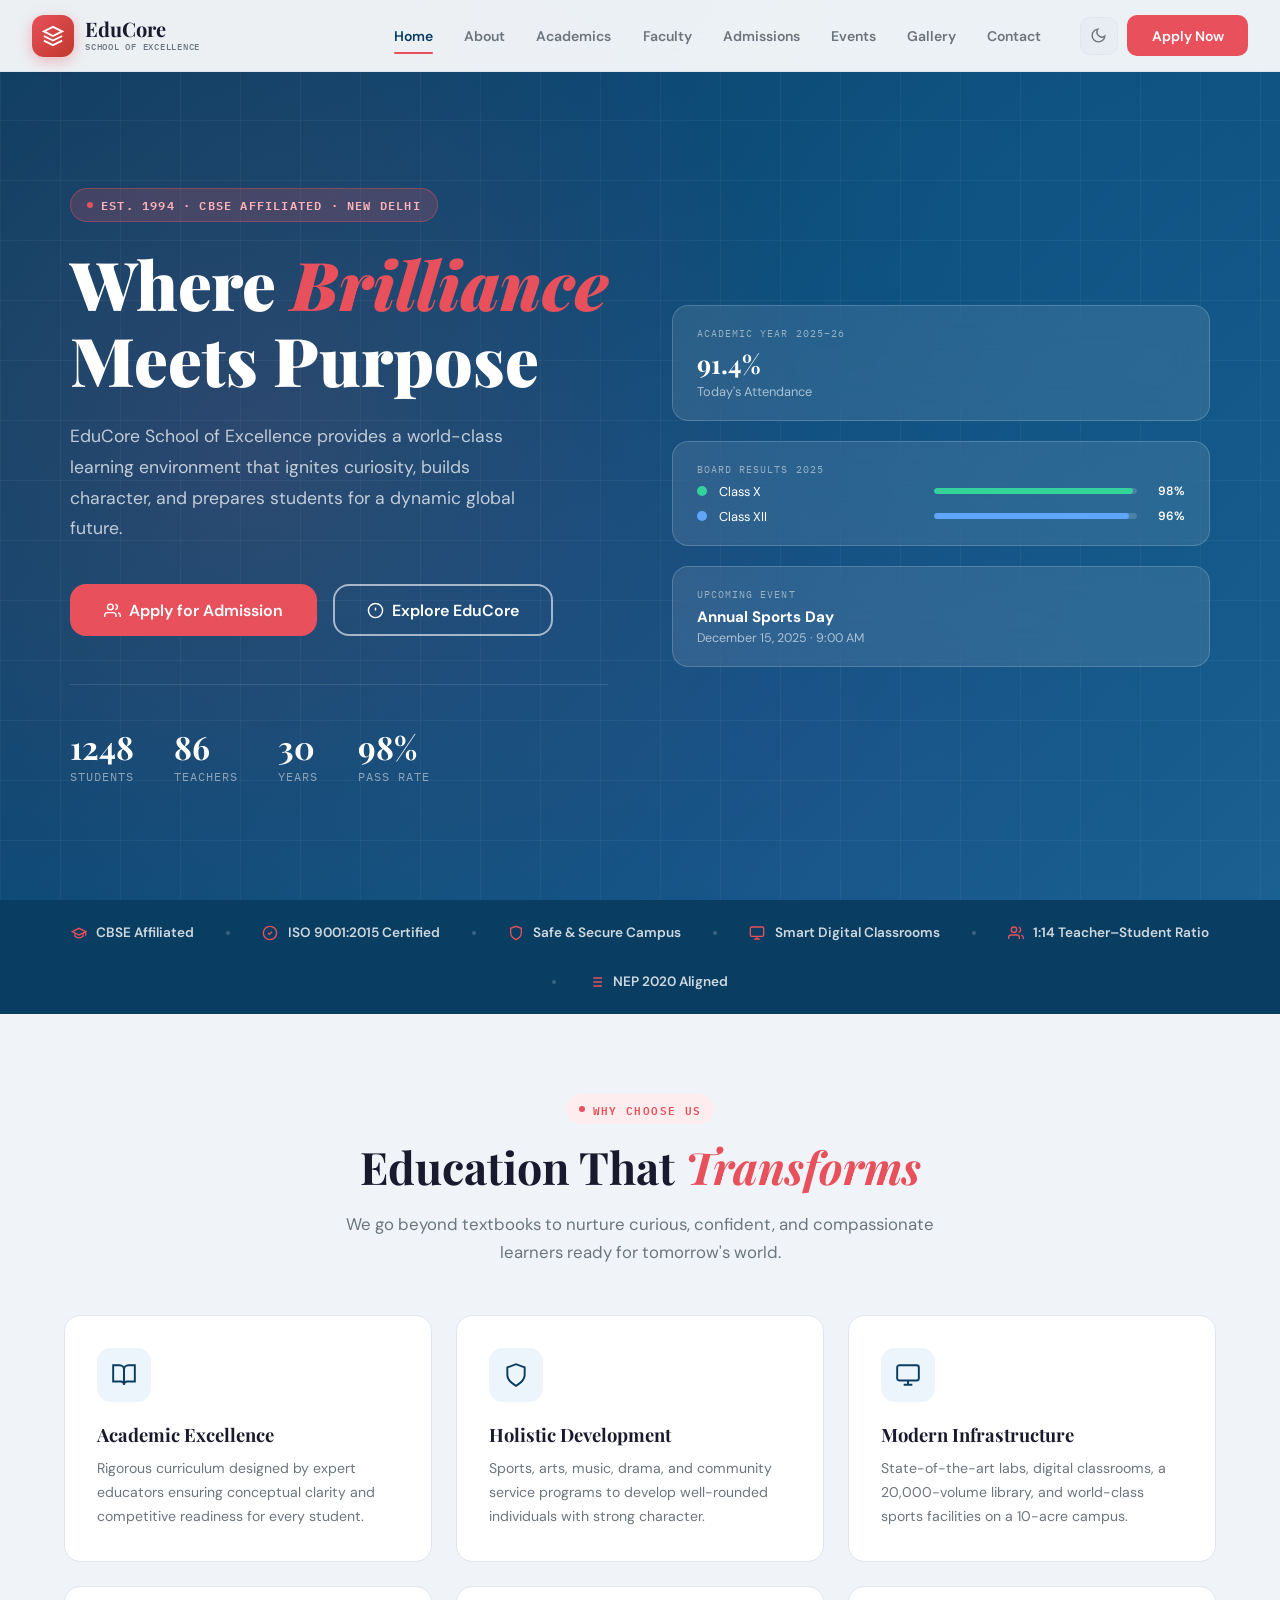
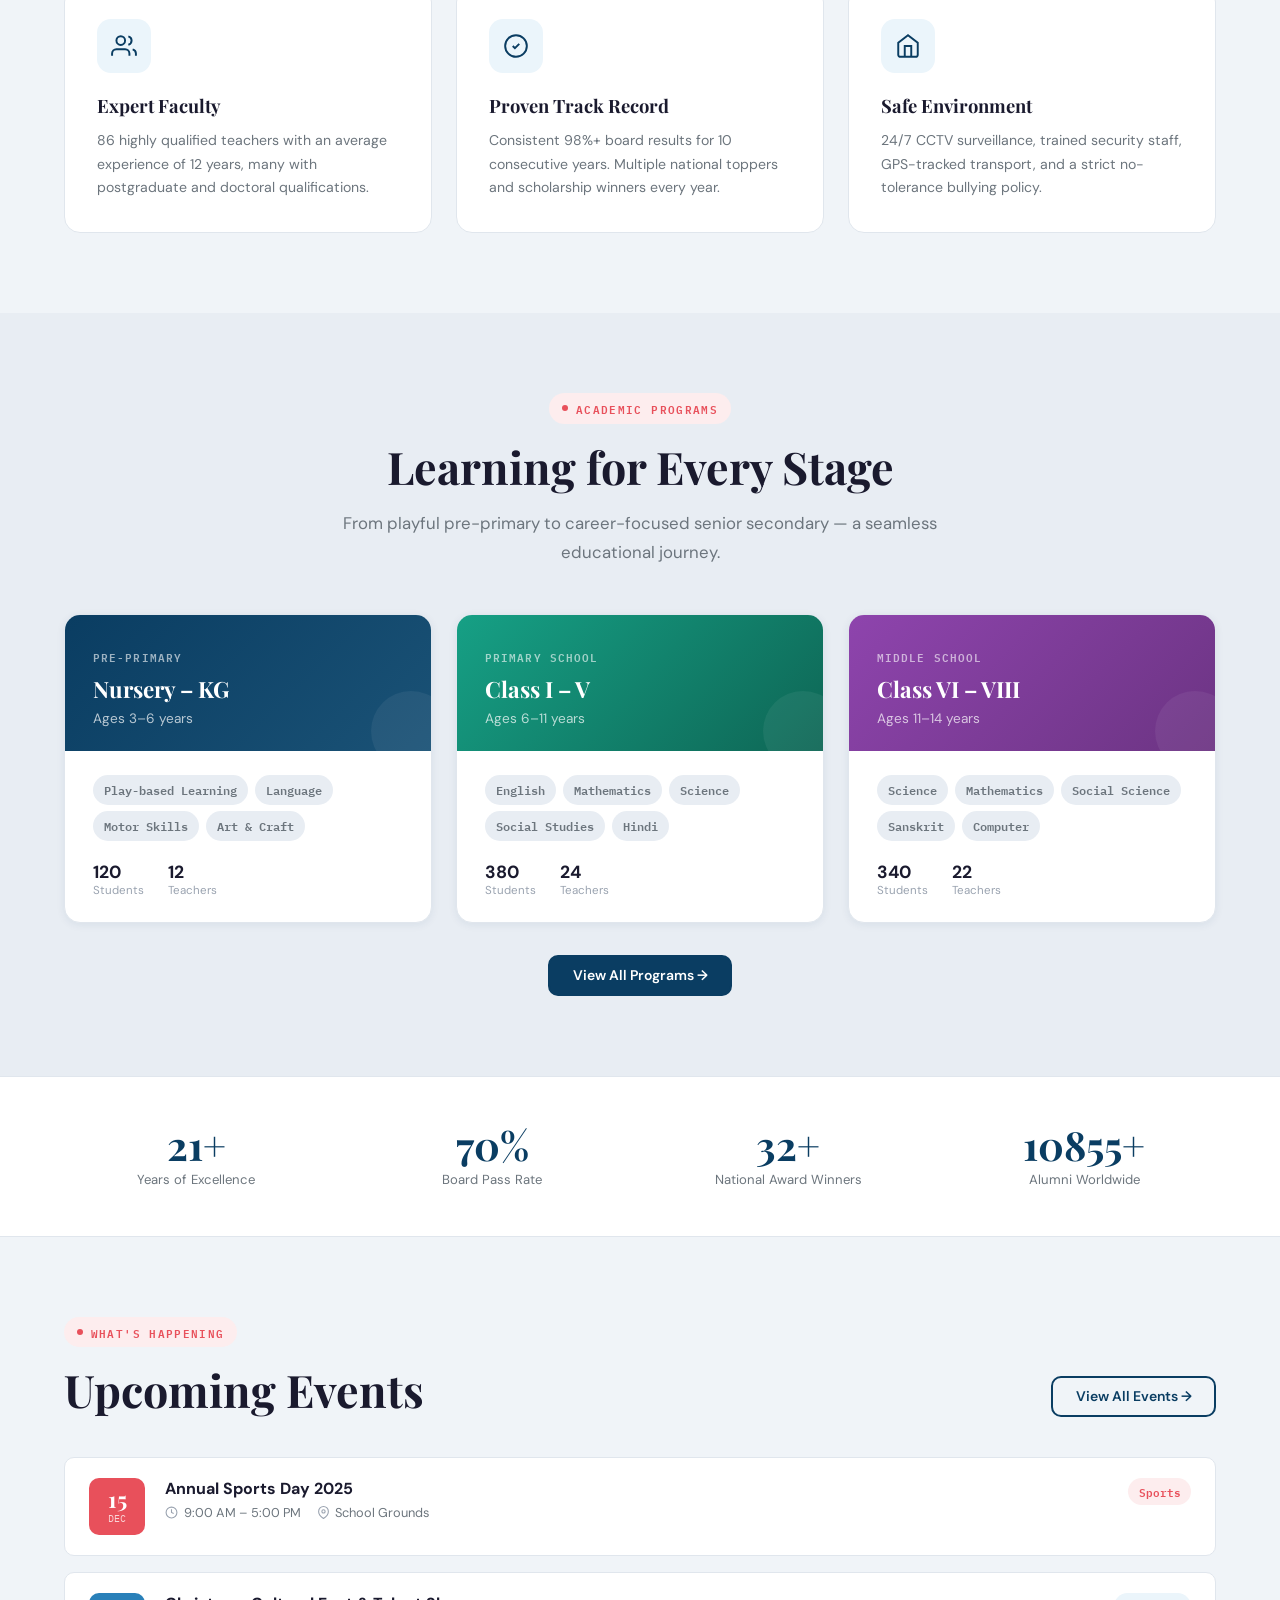
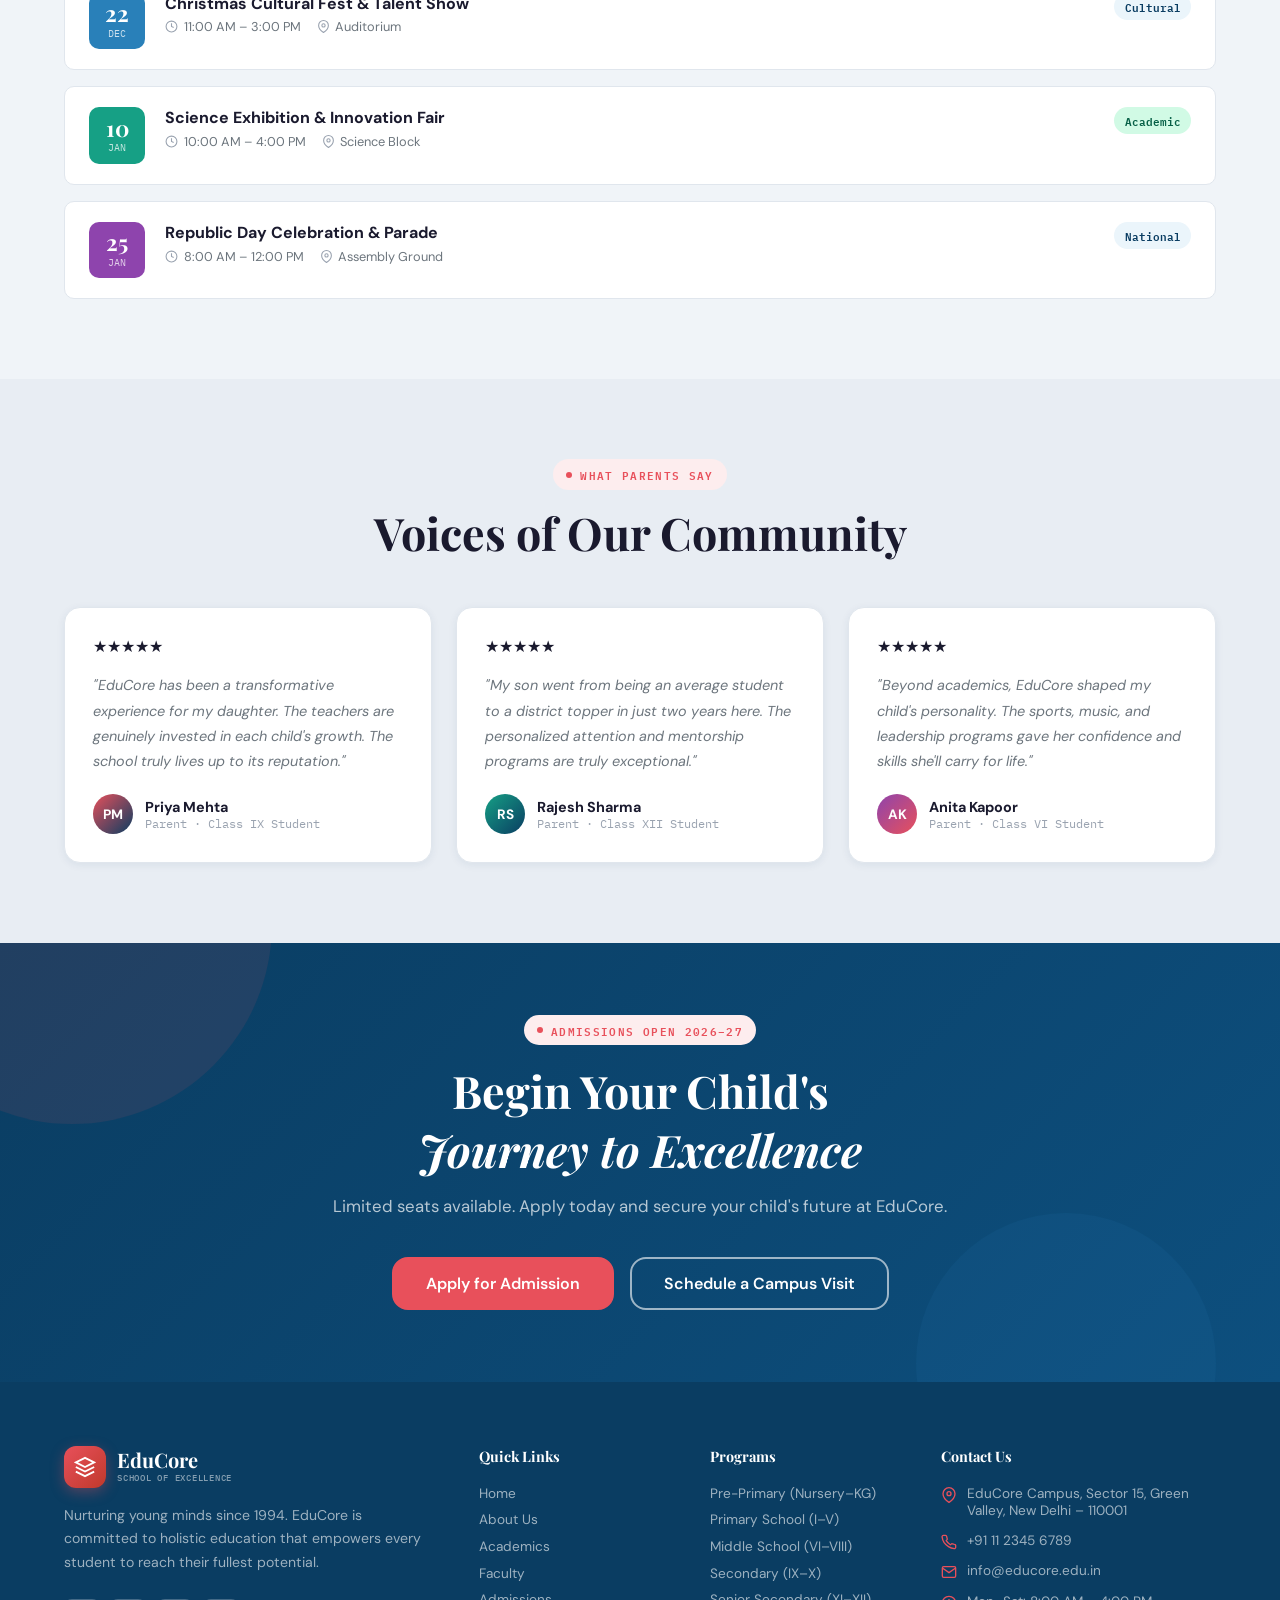
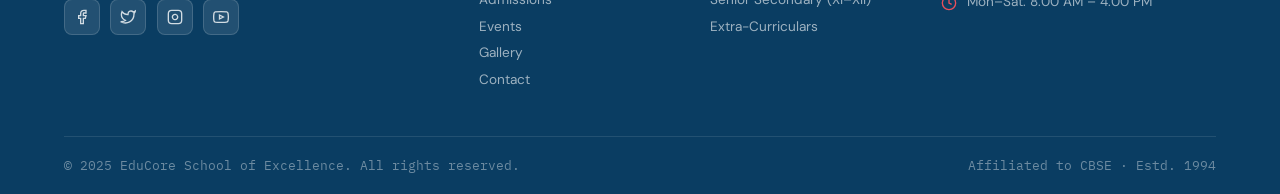
<file: index.html>
<!DOCTYPE html>
<html lang="en">
<head>
  <meta charset="UTF-8">
  <meta name="viewport" content="width=device-width, initial-scale=1.0">
  <title>EduCore School of Excellence — Home</title>
  <meta name="description" content="EduCore School of Excellence – A leading CBSE school in New Delhi offering world-class education from Nursery to Class XII.">
  <link rel="manifest" href="./manifest.json">
    <meta name="theme-color" content="#0f172a">
    <meta name="mobile-web-app-capable" content="yes">
    <meta name="apple-mobile-web-app-capable" content="yes">
    <meta name="apple-mobile-web-app-status-bar-style" content="black-translucent">
    <meta name="apple-mobile-web-app-title" content="EduCore">
    <link rel="icon" type="image/png" sizes="32x32" href="./favicon-32x32.png">
    <link rel="apple-touch-icon" href="./icon-192x192.png">
   <meta name="apple-mobile-web-app-title" content="EduCore"><meta name="viewport" content="width=device-width, initial-scale=1, maximum-scale=1, user-scalable=no, viewport-fit=cover">
  <link rel="stylesheet" href="./css/style.css">
  <script>
    // Prevent FOUC
    (function(){var t=localStorage.getItem('educore-theme');if(t)document.documentElement.setAttribute('data-theme',t);else if(window.matchMedia('(prefers-color-scheme:dark)').matches)document.documentElement.setAttribute('data-theme','dark');})();
  </script>
</head>
<body>

<div id="nav-placeholder"></div>

<!-- ═══════════════════════════════════════════════════ HERO -->
<section class="hero">
  <div class="hero-bg-pattern"></div>
  <div class="hero-grid-overlay"></div>
  <div class="container">
    <div class="hero-content">
      <div class="hero-text">
        <div class="hero-tag">Est. 1994 · CBSE Affiliated · New Delhi</div>
        <h1 class="hero-title">
          Where <span class="accent-text">Brilliance</span><br>Meets Purpose
        </h1>
        <p class="hero-subtitle">
          EduCore School of Excellence provides a world-class learning environment that ignites curiosity, builds character, and prepares students for a dynamic global future.
        </p>
        <div class="hero-cta">
          <a href="pages/admissions.html" class="btn btn-accent btn-lg">
            <svg viewBox="0 0 24 24" fill="none" stroke="currentColor" stroke-width="2"><path d="M17 21v-2a4 4 0 0 0-4-4H5a4 4 0 0 0-4 4v2"/><circle cx="9" cy="7" r="4"/><path d="M23 21v-2a4 4 0 0 0-3-3.87"/><path d="M16 3.13a4 4 0 0 1 0 7.75"/></svg>
            Apply for Admission
          </a>
          <a href="pages/about.html" class="btn btn-outline-white btn-lg">
            <svg viewBox="0 0 24 24" fill="none" stroke="currentColor" stroke-width="2"><circle cx="12" cy="12" r="10"/><line x1="12" y1="8" x2="12" y2="12"/><line x1="12" y1="16" x2="12.01" y2="16"/></svg>
            Explore EduCore
          </a>
        </div>
        <div class="hero-stats">
          <div>
            <div class="hero-stat-value" data-count="1248">0</div>
            <div class="hero-stat-label">Students</div>
          </div>
          <div>
            <div class="hero-stat-value" data-count="86">0</div>
            <div class="hero-stat-label">Teachers</div>
          </div>
          <div>
            <div class="hero-stat-value" data-count="30">0</div>
            <div class="hero-stat-label">Years</div>
          </div>
          <div>
            <div class="hero-stat-value" data-count="98" data-suffix="%">0</div>
            <div class="hero-stat-label">Pass Rate</div>
          </div>
        </div>
      </div>

      <div class="hero-visual">
        <div class="hero-card-float">
          <div class="hcf-label">Academic Year 2025–26</div>
          <div class="hcf-value">91.4%</div>
          <div class="hcf-sub">Today's Attendance</div>
        </div>
        <div class="hero-card-float">
          <div class="hcf-label">Board Results 2025</div>
          <div style="display:flex;flex-direction:column;gap:8px;margin-top:6px">
            <div class="hcf-row">
              <div class="hcf-dot" style="background:#34D399"></div>
              <span style="font-size:.8rem;flex:1">Class X</span>
              <div class="hcf-bar-wrap"><div class="hcf-bar" style="width:98%;background:#34D399"></div></div>
              <span class="hcf-pct">98%</span>
            </div>
            <div class="hcf-row">
              <div class="hcf-dot" style="background:#60A5FA"></div>
              <span style="font-size:.8rem;flex:1">Class XII</span>
              <div class="hcf-bar-wrap"><div class="hcf-bar" style="width:96%;background:#60A5FA"></div></div>
              <span class="hcf-pct">96%</span>
            </div>
          </div>
        </div>
        <div class="hero-card-float">
          <div class="hcf-label">Upcoming Event</div>
          <div style="margin-top:4px">
            <div style="font-weight:700;font-size:.95rem">Annual Sports Day</div>
            <div style="font-size:.78rem;opacity:.6;margin-top:3px">December 15, 2025 · 9:00 AM</div>
          </div>
        </div>
      </div>
    </div>
  </div>
</section>

<!-- ═══════════════════════════════════════════════════ FEATURES STRIP -->
<div class="features-strip">
  <div class="container">
    <div class="features-strip-inner">
      <div class="fstrip-item"><svg viewBox="0 0 24 24"><path d="M22 10v6M2 10l10-5 10 5-10 5z"/><path d="M6 12v5c3 3 9 3 12 0v-5"/></svg>CBSE Affiliated</div>
      <div class="fstrip-divider"></div>
      <div class="fstrip-item"><svg viewBox="0 0 24 24"><circle cx="12" cy="12" r="10"/><path d="m9 12 2 2 4-4"/></svg>ISO 9001:2015 Certified</div>
      <div class="fstrip-divider"></div>
      <div class="fstrip-item"><svg viewBox="0 0 24 24"><path d="M12 22s8-4 8-10V5l-8-3-8 3v7c0 6 8 10 8 10z"/></svg>Safe & Secure Campus</div>
      <div class="fstrip-divider"></div>
      <div class="fstrip-item"><svg viewBox="0 0 24 24"><rect x="2" y="3" width="20" height="14" rx="2"/><path d="M8 21h8M12 17v4"/></svg>Smart Digital Classrooms</div>
      <div class="fstrip-divider"></div>
      <div class="fstrip-item"><svg viewBox="0 0 24 24"><path d="M17 21v-2a4 4 0 0 0-4-4H5a4 4 0 0 0-4 4v2"/><circle cx="9" cy="7" r="4"/><path d="M23 21v-2a4 4 0 0 0-3-3.87M16 3.13a4 4 0 0 1 0 7.75"/></svg>1:14 Teacher–Student Ratio</div>
      <div class="fstrip-divider"></div>
      <div class="fstrip-item"><svg viewBox="0 0 24 24"><path d="M8 6h13M8 12h13M8 18h13M3 6h.01M3 12h.01M3 18h.01"/></svg>NEP 2020 Aligned</div>
    </div>
  </div>
</div>

<!-- ═══════════════════════════════════════════════════ WHY EDUCORE -->
<section class="section" style="background:var(--bg)">
  <div class="container">
    <div class="text-center aos-item">
      <div class="section-label">Why Choose Us</div>
      <h2 class="section-title">Education That <em style="font-style:italic;color:var(--accent)">Transforms</em></h2>
      <p class="section-subtitle" style="margin:0 auto">We go beyond textbooks to nurture curious, confident, and compassionate learners ready for tomorrow's world.</p>
    </div>
    <div class="why-grid">
      <div class="why-card aos-item" data-delay="0">
        <div class="why-icon"><svg viewBox="0 0 24 24"><path d="M2 3h6a4 4 0 0 1 4 4v14a3 3 0 0 0-3-3H2z"/><path d="M22 3h-6a4 4 0 0 0-4 4v14a3 3 0 0 1 3-3h7z"/></svg></div>
        <div class="why-title">Academic Excellence</div>
        <p class="why-desc">Rigorous curriculum designed by expert educators ensuring conceptual clarity and competitive readiness for every student.</p>
      </div>
      <div class="why-card aos-item" data-delay="80">
        <div class="why-icon"><svg viewBox="0 0 24 24"><path d="M12 22s8-4 8-10V5l-8-3-8 3v7c0 6 8 10 8 10z"/></svg></div>
        <div class="why-title">Holistic Development</div>
        <p class="why-desc">Sports, arts, music, drama, and community service programs to develop well-rounded individuals with strong character.</p>
      </div>
      <div class="why-card aos-item" data-delay="160">
        <div class="why-icon"><svg viewBox="0 0 24 24"><rect x="2" y="3" width="20" height="14" rx="2"/><path d="M8 21h8M12 17v4"/></svg></div>
        <div class="why-title">Modern Infrastructure</div>
        <p class="why-desc">State-of-the-art labs, digital classrooms, a 20,000-volume library, and world-class sports facilities on a 10-acre campus.</p>
      </div>
      <div class="why-card aos-item" data-delay="0">
        <div class="why-icon"><svg viewBox="0 0 24 24"><path d="M17 21v-2a4 4 0 0 0-4-4H5a4 4 0 0 0-4 4v2"/><circle cx="9" cy="7" r="4"/><path d="M23 21v-2a4 4 0 0 0-3-3.87M16 3.13a4 4 0 0 1 0 7.75"/></svg></div>
        <div class="why-title">Expert Faculty</div>
        <p class="why-desc">86 highly qualified teachers with an average experience of 12 years, many with postgraduate and doctoral qualifications.</p>
      </div>
      <div class="why-card aos-item" data-delay="80">
        <div class="why-icon"><svg viewBox="0 0 24 24"><circle cx="12" cy="12" r="10"/><path d="m9 12 2 2 4-4"/></svg></div>
        <div class="why-title">Proven Track Record</div>
        <p class="why-desc">Consistent 98%+ board results for 10 consecutive years. Multiple national toppers and scholarship winners every year.</p>
      </div>
      <div class="why-card aos-item" data-delay="160">
        <div class="why-icon"><svg viewBox="0 0 24 24"><path d="M3 9l9-7 9 7v11a2 2 0 0 1-2 2H5a2 2 0 0 1-2-2z"/><polyline points="9 22 9 12 15 12 15 22"/></svg></div>
        <div class="why-title">Safe Environment</div>
        <p class="why-desc">24/7 CCTV surveillance, trained security staff, GPS-tracked transport, and a strict no-tolerance bullying policy.</p>
      </div>
    </div>
  </div>
</section>

<!-- ═══════════════════════════════════════════════════ PROGRAMS -->
<section class="section" style="background:var(--bg3)">
  <div class="container">
    <div class="text-center aos-item">
      <div class="section-label">Academic Programs</div>
      <h2 class="section-title">Learning for Every Stage</h2>
      <p class="section-subtitle" style="margin:0 auto">From playful pre-primary to career-focused senior secondary — a seamless educational journey.</p>
    </div>
    <div class="programs-grid">
      <div class="prog-card aos-item" data-delay="0">
        <div class="prog-header">
          <div class="prog-grade">Pre-Primary</div>
          <div class="prog-name">Nursery – KG</div>
          <div class="prog-age">Ages 3–6 years</div>
        </div>
        <div class="prog-body">
          <div class="prog-subjects">
            <span class="prog-subject">Play-based Learning</span>
            <span class="prog-subject">Language</span>
            <span class="prog-subject">Motor Skills</span>
            <span class="prog-subject">Art & Craft</span>
          </div>
          <div class="prog-stats">
            <div><div class="prog-stat-val">120</div><div class="prog-stat-lbl">Students</div></div>
            <div><div class="prog-stat-val">12</div><div class="prog-stat-lbl">Teachers</div></div>
          </div>
        </div>
      </div>
      <div class="prog-card aos-item" data-delay="80">
        <div class="prog-header" style="background:linear-gradient(135deg,#16A085,#0E6655)">
          <div class="prog-grade">Primary School</div>
          <div class="prog-name">Class I – V</div>
          <div class="prog-age">Ages 6–11 years</div>
        </div>
        <div class="prog-body">
          <div class="prog-subjects">
            <span class="prog-subject">English</span>
            <span class="prog-subject">Mathematics</span>
            <span class="prog-subject">Science</span>
            <span class="prog-subject">Social Studies</span>
            <span class="prog-subject">Hindi</span>
          </div>
          <div class="prog-stats">
            <div><div class="prog-stat-val">380</div><div class="prog-stat-lbl">Students</div></div>
            <div><div class="prog-stat-val">24</div><div class="prog-stat-lbl">Teachers</div></div>
          </div>
        </div>
      </div>
      <div class="prog-card aos-item" data-delay="160">
        <div class="prog-header" style="background:linear-gradient(135deg,#8E44AD,#6C3483)">
          <div class="prog-grade">Middle School</div>
          <div class="prog-name">Class VI – VIII</div>
          <div class="prog-age">Ages 11–14 years</div>
        </div>
        <div class="prog-body">
          <div class="prog-subjects">
            <span class="prog-subject">Science</span>
            <span class="prog-subject">Mathematics</span>
            <span class="prog-subject">Social Science</span>
            <span class="prog-subject">Sanskrit</span>
            <span class="prog-subject">Computer</span>
          </div>
          <div class="prog-stats">
            <div><div class="prog-stat-val">340</div><div class="prog-stat-lbl">Students</div></div>
            <div><div class="prog-stat-val">22</div><div class="prog-stat-lbl">Teachers</div></div>
          </div>
        </div>
      </div>
    </div>
    <div style="text-align:center;margin-top:2rem">
      <a href="pages/academics.html" class="btn btn-primary">View All Programs →</a>
    </div>
  </div>
</section>

<!-- ═══════════════════════════════════════════════════ STATS BAND -->
<div class="stats-band aos-item">
  <div class="container">
    <div class="stats-band-grid">
      <div class="text-center">
        <div class="stat-band-val" data-count="30" data-suffix="+">0</div>
        <div class="stat-band-lbl">Years of Excellence</div>
      </div>
      <div class="text-center">
        <div class="stat-band-val" data-count="98" data-suffix="%">0</div>
        <div class="stat-band-lbl">Board Pass Rate</div>
      </div>
      <div class="text-center">
        <div class="stat-band-val" data-count="45" data-suffix="+">0</div>
        <div class="stat-band-lbl">National Award Winners</div>
      </div>
      <div class="text-center">
        <div class="stat-band-val" data-count="15000" data-suffix="+">0</div>
        <div class="stat-band-lbl">Alumni Worldwide</div>
      </div>
    </div>
  </div>
</div>

<!-- ═══════════════════════════════════════════════════ EVENTS PREVIEW -->
<section class="section" style="background:var(--bg)">
  <div class="container">
    <div style="display:flex;align-items:flex-end;justify-content:space-between;flex-wrap:wrap;gap:1rem" class="aos-item">
      <div>
        <div class="section-label">What's Happening</div>
        <h2 class="section-title" style="margin-bottom:0">Upcoming Events</h2>
      </div>
      <a href="pages/events.html" class="btn btn-outline">View All Events →</a>
    </div>
    <div class="events-list">
      <div class="event-item aos-item" data-delay="0">
        <div class="event-date-box" style="background:var(--accent)">
          <div class="event-day">15</div>
          <div class="event-month">Dec</div>
        </div>
        <div class="event-info">
          <div class="event-name">Annual Sports Day 2025</div>
          <div class="event-meta">
            <span><svg viewBox="0 0 24 24"><circle cx="12" cy="12" r="10"/><polyline points="12 6 12 12 16 14"/></svg> 9:00 AM – 5:00 PM</span>
            <span><svg viewBox="0 0 24 24"><path d="M21 10c0 7-9 13-9 13s-9-6-9-13a9 9 0 0 1 18 0z"/><circle cx="12" cy="10" r="3"/></svg> School Grounds</span>
          </div>
        </div>
        <span class="badge badge-accent event-tag">Sports</span>
      </div>
      <div class="event-item aos-item" data-delay="60">
        <div class="event-date-box" style="background:var(--info)">
          <div class="event-day">22</div>
          <div class="event-month">Dec</div>
        </div>
        <div class="event-info">
          <div class="event-name">Christmas Cultural Fest & Talent Show</div>
          <div class="event-meta">
            <span><svg viewBox="0 0 24 24"><circle cx="12" cy="12" r="10"/><polyline points="12 6 12 12 16 14"/></svg> 11:00 AM – 3:00 PM</span>
            <span><svg viewBox="0 0 24 24"><path d="M21 10c0 7-9 13-9 13s-9-6-9-13a9 9 0 0 1 18 0z"/><circle cx="12" cy="10" r="3"/></svg> Auditorium</span>
          </div>
        </div>
        <span class="badge badge-primary event-tag">Cultural</span>
      </div>
      <div class="event-item aos-item" data-delay="120">
        <div class="event-date-box" style="background:var(--success)">
          <div class="event-day">10</div>
          <div class="event-month">Jan</div>
        </div>
        <div class="event-info">
          <div class="event-name">Science Exhibition & Innovation Fair</div>
          <div class="event-meta">
            <span><svg viewBox="0 0 24 24"><circle cx="12" cy="12" r="10"/><polyline points="12 6 12 12 16 14"/></svg> 10:00 AM – 4:00 PM</span>
            <span><svg viewBox="0 0 24 24"><path d="M21 10c0 7-9 13-9 13s-9-6-9-13a9 9 0 0 1 18 0z"/><circle cx="12" cy="10" r="3"/></svg> Science Block</span>
          </div>
        </div>
        <span class="badge badge-success event-tag">Academic</span>
      </div>
      <div class="event-item aos-item" data-delay="180">
        <div class="event-date-box" style="background:var(--purple)">
          <div class="event-day">25</div>
          <div class="event-month">Jan</div>
        </div>
        <div class="event-info">
          <div class="event-name">Republic Day Celebration & Parade</div>
          <div class="event-meta">
            <span><svg viewBox="0 0 24 24"><circle cx="12" cy="12" r="10"/><polyline points="12 6 12 12 16 14"/></svg> 8:00 AM – 12:00 PM</span>
            <span><svg viewBox="0 0 24 24"><path d="M21 10c0 7-9 13-9 13s-9-6-9-13a9 9 0 0 1 18 0z"/><circle cx="12" cy="10" r="3"/></svg> Assembly Ground</span>
          </div>
        </div>
        <span class="badge badge-primary event-tag">National</span>
      </div>
    </div>
  </div>
</section>

<!-- ═══════════════════════════════════════════════════ TESTIMONIALS -->
<section class="section" style="background:var(--bg3)">
  <div class="container">
    <div class="text-center aos-item">
      <div class="section-label">What Parents Say</div>
      <h2 class="section-title">Voices of Our Community</h2>
    </div>
    <div class="testimonials-grid">
      <div class="testi-card aos-item" data-delay="0">
        <div class="testi-stars">★★★★★</div>
        <p class="testi-text">"EduCore has been a transformative experience for my daughter. The teachers are genuinely invested in each child's growth. The school truly lives up to its reputation."</p>
        <div class="testi-author">
          <div class="testi-avatar">PM</div>
          <div>
            <div class="testi-name">Priya Mehta</div>
            <div class="testi-role">Parent · Class IX Student</div>
          </div>
        </div>
      </div>
      <div class="testi-card aos-item" data-delay="80">
        <div class="testi-stars">★★★★★</div>
        <p class="testi-text">"My son went from being an average student to a district topper in just two years here. The personalized attention and mentorship programs are truly exceptional."</p>
        <div class="testi-author">
          <div class="testi-avatar" style="background:linear-gradient(135deg,#16A085,#0A3D62)">RS</div>
          <div>
            <div class="testi-name">Rajesh Sharma</div>
            <div class="testi-role">Parent · Class XII Student</div>
          </div>
        </div>
      </div>
      <div class="testi-card aos-item" data-delay="160">
        <div class="testi-stars">★★★★★</div>
        <p class="testi-text">"Beyond academics, EduCore shaped my child's personality. The sports, music, and leadership programs gave her confidence and skills she'll carry for life."</p>
        <div class="testi-author">
          <div class="testi-avatar" style="background:linear-gradient(135deg,#8E44AD,#E8505B)">AK</div>
          <div>
            <div class="testi-name">Anita Kapoor</div>
            <div class="testi-role">Parent · Class VI Student</div>
          </div>
        </div>
      </div>
    </div>
  </div>
</section>

<!-- ═══════════════════════════════════════════════════ CTA BANNER -->
<div class="cta-banner">
  <div class="container">
    <div class="cta-banner-content">
      <div class="section-label" style="margin:0 auto 1rem;display:inline-flex">Admissions Open 2026–27</div>
      <h2>Begin Your Child's<br><em style="font-style:italic">Journey to Excellence</em></h2>
      <p>Limited seats available. Apply today and secure your child's future at EduCore.</p>
      <div class="cta-banner-btns">
        <a href="pages/admissions.html" class="btn btn-accent btn-lg">Apply for Admission</a>
        <a href="pages/contact.html" class="btn btn-outline-white btn-lg">Schedule a Campus Visit</a>
      </div>
    </div>
  </div>
</div>

<div id="footer-placeholder"></div>

<script src="js/nav.js"></script>
<script src="js/footer.js"></script>
<script src="js/main.js"></script>
<script>
  renderNav('index.html', '');
  renderFooter('');
</script>


</body>
</html>
</file>
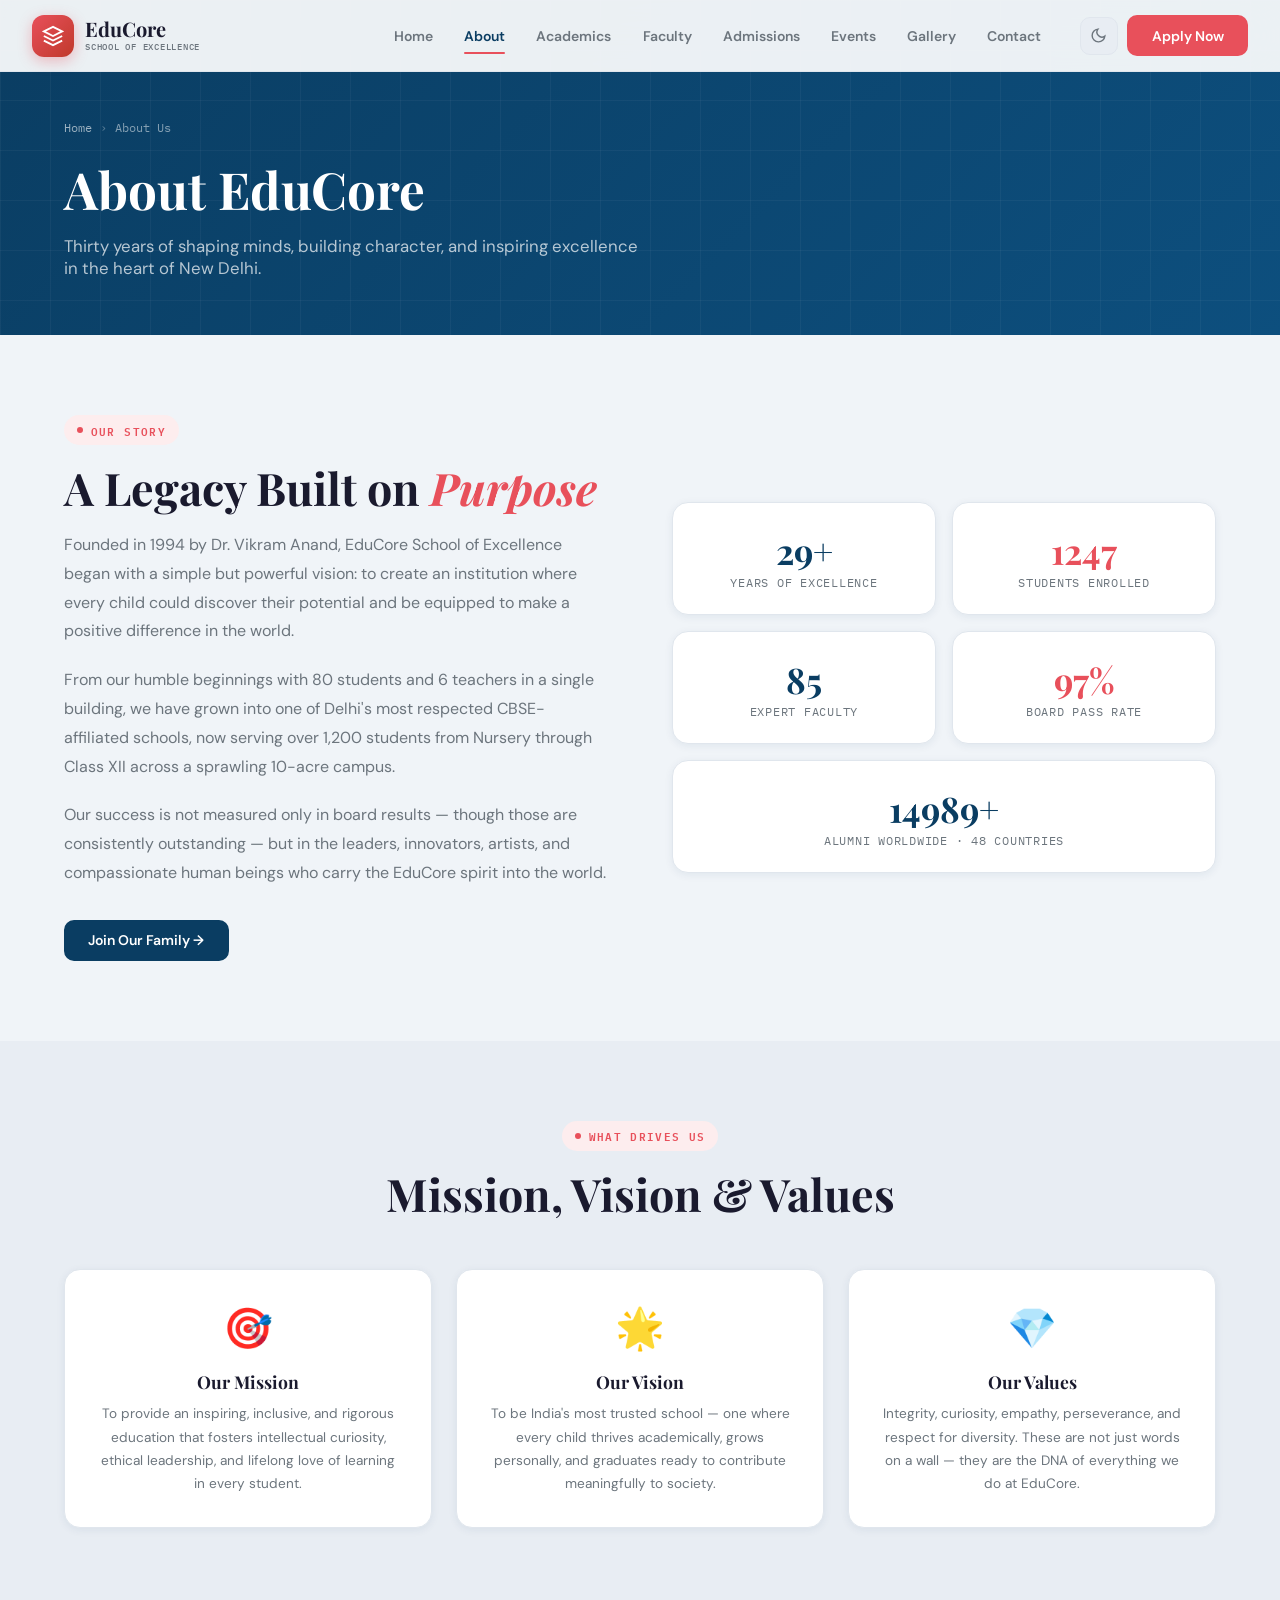
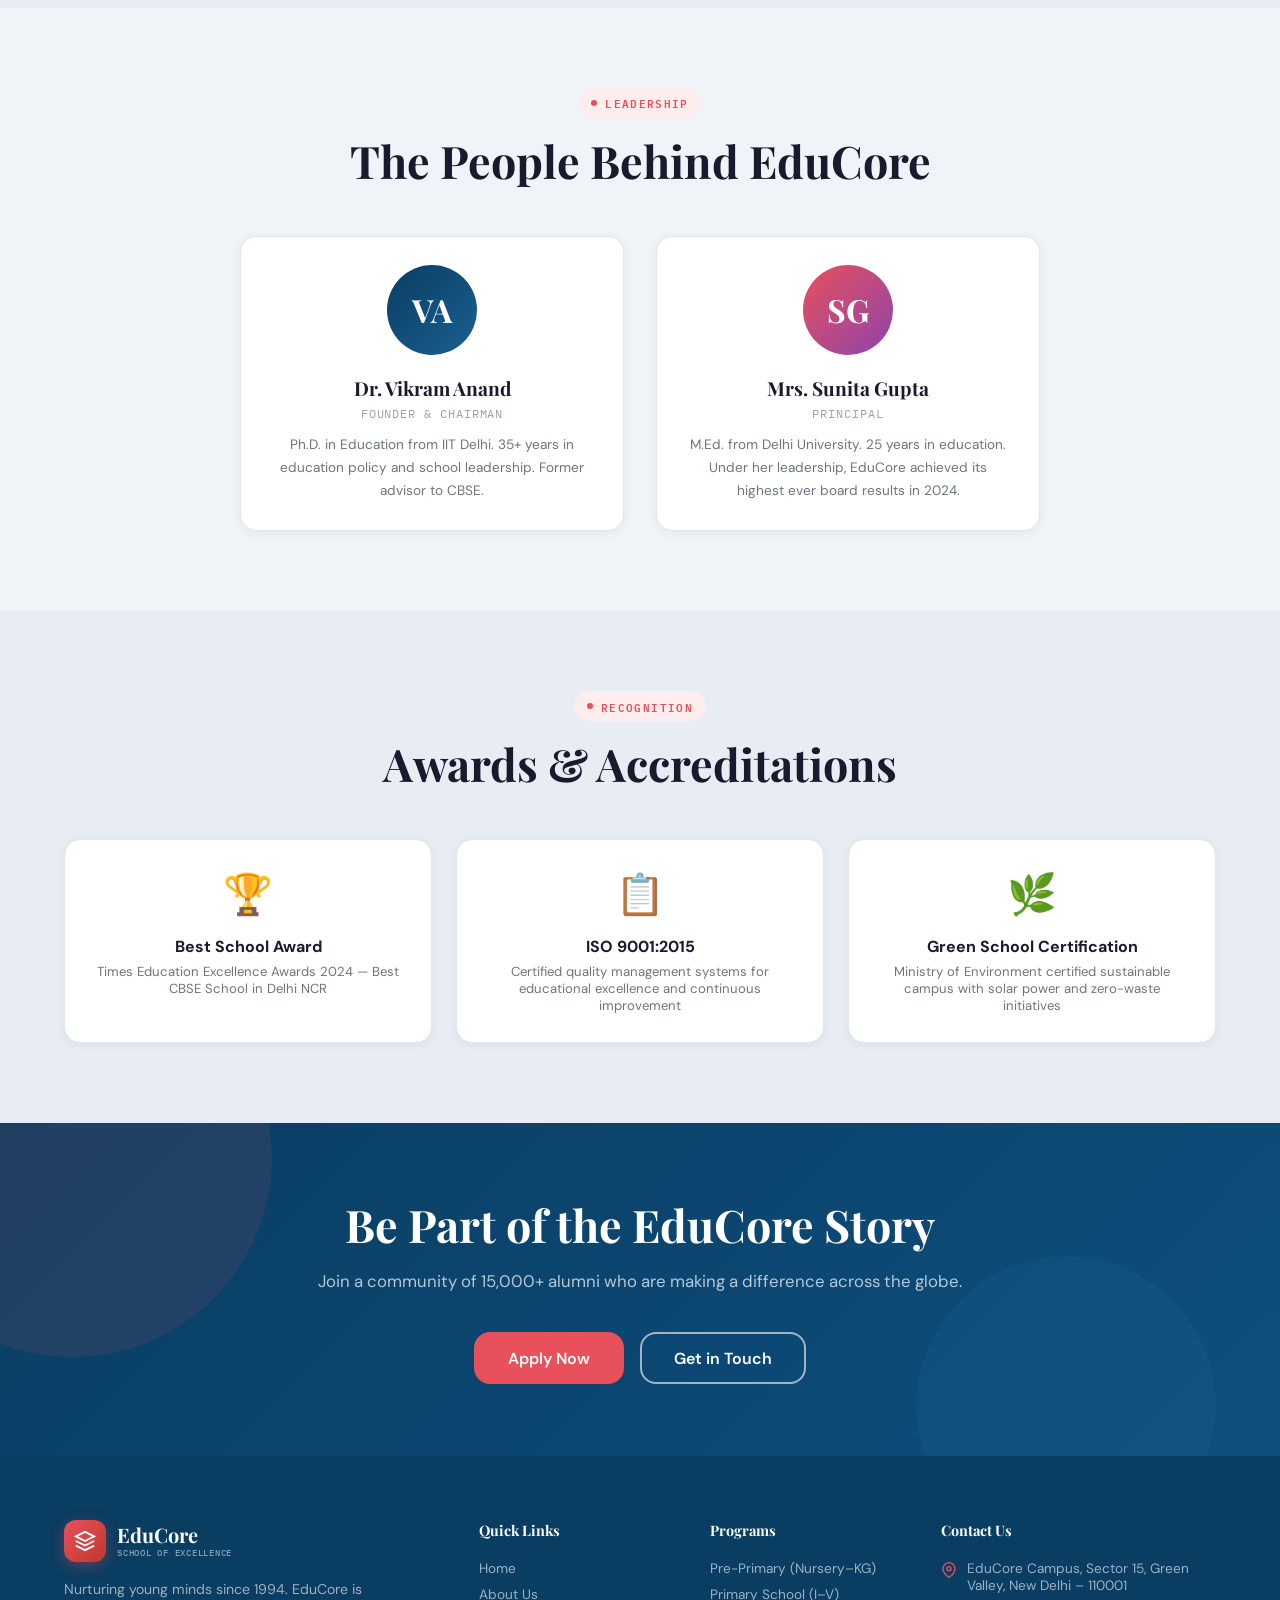
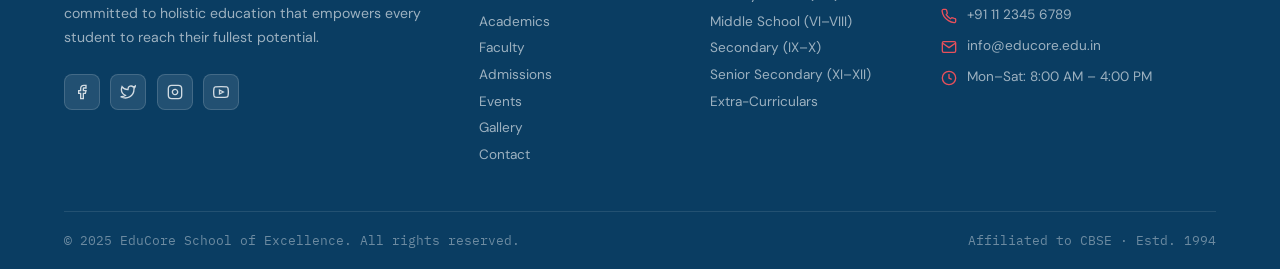
<file: pages/about.html>
<!DOCTYPE html>
<html lang="en">
<head>
  <meta charset="UTF-8">
  <meta name="viewport" content="width=device-width, initial-scale=1.0">
  <title>About Us — EduCore School of Excellence</title>
  <meta name="description" content="Learn about EduCore School's history, mission, vision, and leadership. A 30-year legacy of academic excellence in New Delhi.">
    <link rel="manifest" href="../manifest.json">
    <meta name="theme-color" content="#0f172a">
    <meta name="mobile-web-app-capable" content="yes">
    <meta name="apple-mobile-web-app-capable" content="yes">
    <meta name="apple-mobile-web-app-status-bar-style" content="black-translucent">
    <meta name="apple-mobile-web-app-title" content="EduCore"><meta name="viewport" content="width=device-width, initial-scale=1, maximum-scale=1, user-scalable=no, viewport-fit=cover">
  <link rel="stylesheet" href="../css/style.css">
  <link rel="icon" type="image/png" sizes="32x32" href="../favicon-32x32.png">
    <link rel="apple-touch-icon" href="../icon-192x192.png">
  <script>(function(){var t=localStorage.getItem('educore-theme');if(t)document.documentElement.setAttribute('data-theme',t);else if(window.matchMedia('(prefers-color-scheme:dark)').matches)document.documentElement.setAttribute('data-theme','dark');})();</script>
</head>
<body>

<div id="nav-placeholder"></div>

<!-- PAGE HERO -->
<div class="page-hero">
  <div class="container">
    <div class="page-hero-content">
      <div class="breadcrumb">
        <a href="../index.html">Home</a>
        <span class="breadcrumb-sep">›</span>
        <span>About Us</span>
      </div>
      <h1 class="page-hero-title">About EduCore</h1>
      <p class="page-hero-sub">Thirty years of shaping minds, building character, and inspiring excellence in the heart of New Delhi.</p>
    </div>
  </div>
</div>

<!-- OUR STORY -->
<section class="section">
  <div class="container">
    <div class="about-grid">
      <div class="aos-item">
        <div class="section-label">Our Story</div>
        <h2 class="section-title">A Legacy Built on <em style="font-style:italic;color:var(--accent)">Purpose</em></h2>
        <p style="color:var(--text2);line-height:1.8;margin-bottom:1.25rem">Founded in 1994 by Dr. Vikram Anand, EduCore School of Excellence began with a simple but powerful vision: to create an institution where every child could discover their potential and be equipped to make a positive difference in the world.</p>
        <p style="color:var(--text2);line-height:1.8;margin-bottom:1.25rem">From our humble beginnings with 80 students and 6 teachers in a single building, we have grown into one of Delhi's most respected CBSE-affiliated schools, now serving over 1,200 students from Nursery through Class XII across a sprawling 10-acre campus.</p>
        <p style="color:var(--text2);line-height:1.8;margin-bottom:2rem">Our success is not measured only in board results — though those are consistently outstanding — but in the leaders, innovators, artists, and compassionate human beings who carry the EduCore spirit into the world.</p>
        <a href="../pages/admissions.html" class="btn btn-primary">Join Our Family →</a>
      </div>
      <div class="about-visual aos-item" data-delay="100">
        <div class="about-stat-box">
          <div class="about-stat-num" data-count="30" data-suffix="+">0</div>
          <div class="about-stat-lbl">Years of Excellence</div>
        </div>
        <div class="about-stat-box accent">
          <div class="about-stat-num" data-count="1248">0</div>
          <div class="about-stat-lbl">Students Enrolled</div>
        </div>
        <div class="about-stat-box">
          <div class="about-stat-num" data-count="86">0</div>
          <div class="about-stat-lbl">Expert Faculty</div>
        </div>
        <div class="about-stat-box accent">
          <div class="about-stat-num" data-count="98" data-suffix="%">0</div>
          <div class="about-stat-lbl">Board Pass Rate</div>
        </div>
        <div class="about-stat-box" style="grid-column:span 2">
          <div class="about-stat-num" data-count="15000" data-suffix="+">0</div>
          <div class="about-stat-lbl">Alumni Worldwide · 48 Countries</div>
        </div>
      </div>
    </div>
  </div>
</section>

<!-- MISSION VISION VALUES -->
<section class="section" style="background:var(--bg3)">
  <div class="container">
    <div class="text-center aos-item">
      <div class="section-label">What Drives Us</div>
      <h2 class="section-title">Mission, Vision & Values</h2>
    </div>
    <div class="mission-grid">
      <div class="mission-card aos-item" data-delay="0">
        <div class="mission-icon">🎯</div>
        <div class="mission-title">Our Mission</div>
        <p class="mission-desc">To provide an inspiring, inclusive, and rigorous education that fosters intellectual curiosity, ethical leadership, and lifelong love of learning in every student.</p>
      </div>
      <div class="mission-card aos-item" data-delay="80">
        <div class="mission-icon">🌟</div>
        <div class="mission-title">Our Vision</div>
        <p class="mission-desc">To be India's most trusted school — one where every child thrives academically, grows personally, and graduates ready to contribute meaningfully to society.</p>
      </div>
      <div class="mission-card aos-item" data-delay="160">
        <div class="mission-icon">💎</div>
        <div class="mission-title">Our Values</div>
        <p class="mission-desc">Integrity, curiosity, empathy, perseverance, and respect for diversity. These are not just words on a wall — they are the DNA of everything we do at EduCore.</p>
      </div>
    </div>
  </div>
</section>

<!-- LEADERSHIP -->
<section class="section">
  <div class="container">
    <div class="text-center aos-item">
      <div class="section-label">Leadership</div>
      <h2 class="section-title">The People Behind EduCore</h2>
    </div>
    <div style="display:grid;grid-template-columns:repeat(2,1fr);gap:2rem;margin-top:3rem;max-width:800px;margin-left:auto;margin-right:auto">
      <div class="card aos-item" data-delay="0">
        <div class="card-body" style="text-align:center">
          <div style="width:90px;height:90px;border-radius:50%;background:linear-gradient(135deg,var(--primary),#1a6091);display:flex;align-items:center;justify-content:center;font-family:'Playfair Display',serif;font-size:2rem;font-weight:700;color:#fff;margin:0 auto 1.25rem">VA</div>
          <div style="font-family:'Playfair Display',serif;font-size:1.2rem;font-weight:700;margin-bottom:.3rem">Dr. Vikram Anand</div>
          <div class="mono" style="font-size:.72rem;color:var(--text3);text-transform:uppercase;letter-spacing:.08em;margin-bottom:.75rem">Founder & Chairman</div>
          <p style="font-size:.85rem;color:var(--text2);line-height:1.7">Ph.D. in Education from IIT Delhi. 35+ years in education policy and school leadership. Former advisor to CBSE.</p>
        </div>
      </div>
      <div class="card aos-item" data-delay="100">
        <div class="card-body" style="text-align:center">
          <div style="width:90px;height:90px;border-radius:50%;background:linear-gradient(135deg,var(--accent),var(--purple));display:flex;align-items:center;justify-content:center;font-family:'Playfair Display',serif;font-size:2rem;font-weight:700;color:#fff;margin:0 auto 1.25rem">SG</div>
          <div style="font-family:'Playfair Display',serif;font-size:1.2rem;font-weight:700;margin-bottom:.3rem">Mrs. Sunita Gupta</div>
          <div class="mono" style="font-size:.72rem;color:var(--text3);text-transform:uppercase;letter-spacing:.08em;margin-bottom:.75rem">Principal</div>
          <p style="font-size:.85rem;color:var(--text2);line-height:1.7">M.Ed. from Delhi University. 25 years in education. Under her leadership, EduCore achieved its highest ever board results in 2024.</p>
        </div>
      </div>
    </div>
  </div>
</section>

<!-- ACCREDITATIONS -->
<section class="section" style="background:var(--bg3)">
  <div class="container">
    <div class="text-center aos-item">
      <div class="section-label">Recognition</div>
      <h2 class="section-title">Awards & Accreditations</h2>
    </div>
    <div style="display:grid;grid-template-columns:repeat(3,1fr);gap:1.5rem;margin-top:3rem">
      <div class="card aos-item" data-delay="0">
        <div class="card-body" style="text-align:center">
          <div style="font-size:2.5rem;margin-bottom:1rem">🏆</div>
          <div style="font-weight:700;color:var(--text);margin-bottom:.4rem">Best School Award</div>
          <div style="font-size:.82rem;color:var(--text2)">Times Education Excellence Awards 2024 — Best CBSE School in Delhi NCR</div>
        </div>
      </div>
      <div class="card aos-item" data-delay="80">
        <div class="card-body" style="text-align:center">
          <div style="font-size:2.5rem;margin-bottom:1rem">📋</div>
          <div style="font-weight:700;color:var(--text);margin-bottom:.4rem">ISO 9001:2015</div>
          <div style="font-size:.82rem;color:var(--text2)">Certified quality management systems for educational excellence and continuous improvement</div>
        </div>
      </div>
      <div class="card aos-item" data-delay="160">
        <div class="card-body" style="text-align:center">
          <div style="font-size:2.5rem;margin-bottom:1rem">🌿</div>
          <div style="font-weight:700;color:var(--text);margin-bottom:.4rem">Green School Certification</div>
          <div style="font-size:.82rem;color:var(--text2)">Ministry of Environment certified sustainable campus with solar power and zero-waste initiatives</div>
        </div>
      </div>
    </div>
  </div>
</section>

<!-- CTA -->
<div class="cta-banner">
  <div class="container">
    <div class="cta-banner-content">
      <h2>Be Part of the EduCore Story</h2>
      <p>Join a community of 15,000+ alumni who are making a difference across the globe.</p>
      <div class="cta-banner-btns">
        <a href="../pages/admissions.html" class="btn btn-accent btn-lg">Apply Now</a>
        <a href="../pages/contact.html" class="btn btn-outline-white btn-lg">Get in Touch</a>
      </div>
    </div>
  </div>
</div>

<div id="footer-placeholder"></div>
<script src="../js/nav.js"></script>
<script src="../js/footer.js"></script>
<script src="../js/main.js"></script>
<script>renderNav('about.html','../');renderFooter('../');</script>
</body>
</html>
</file>
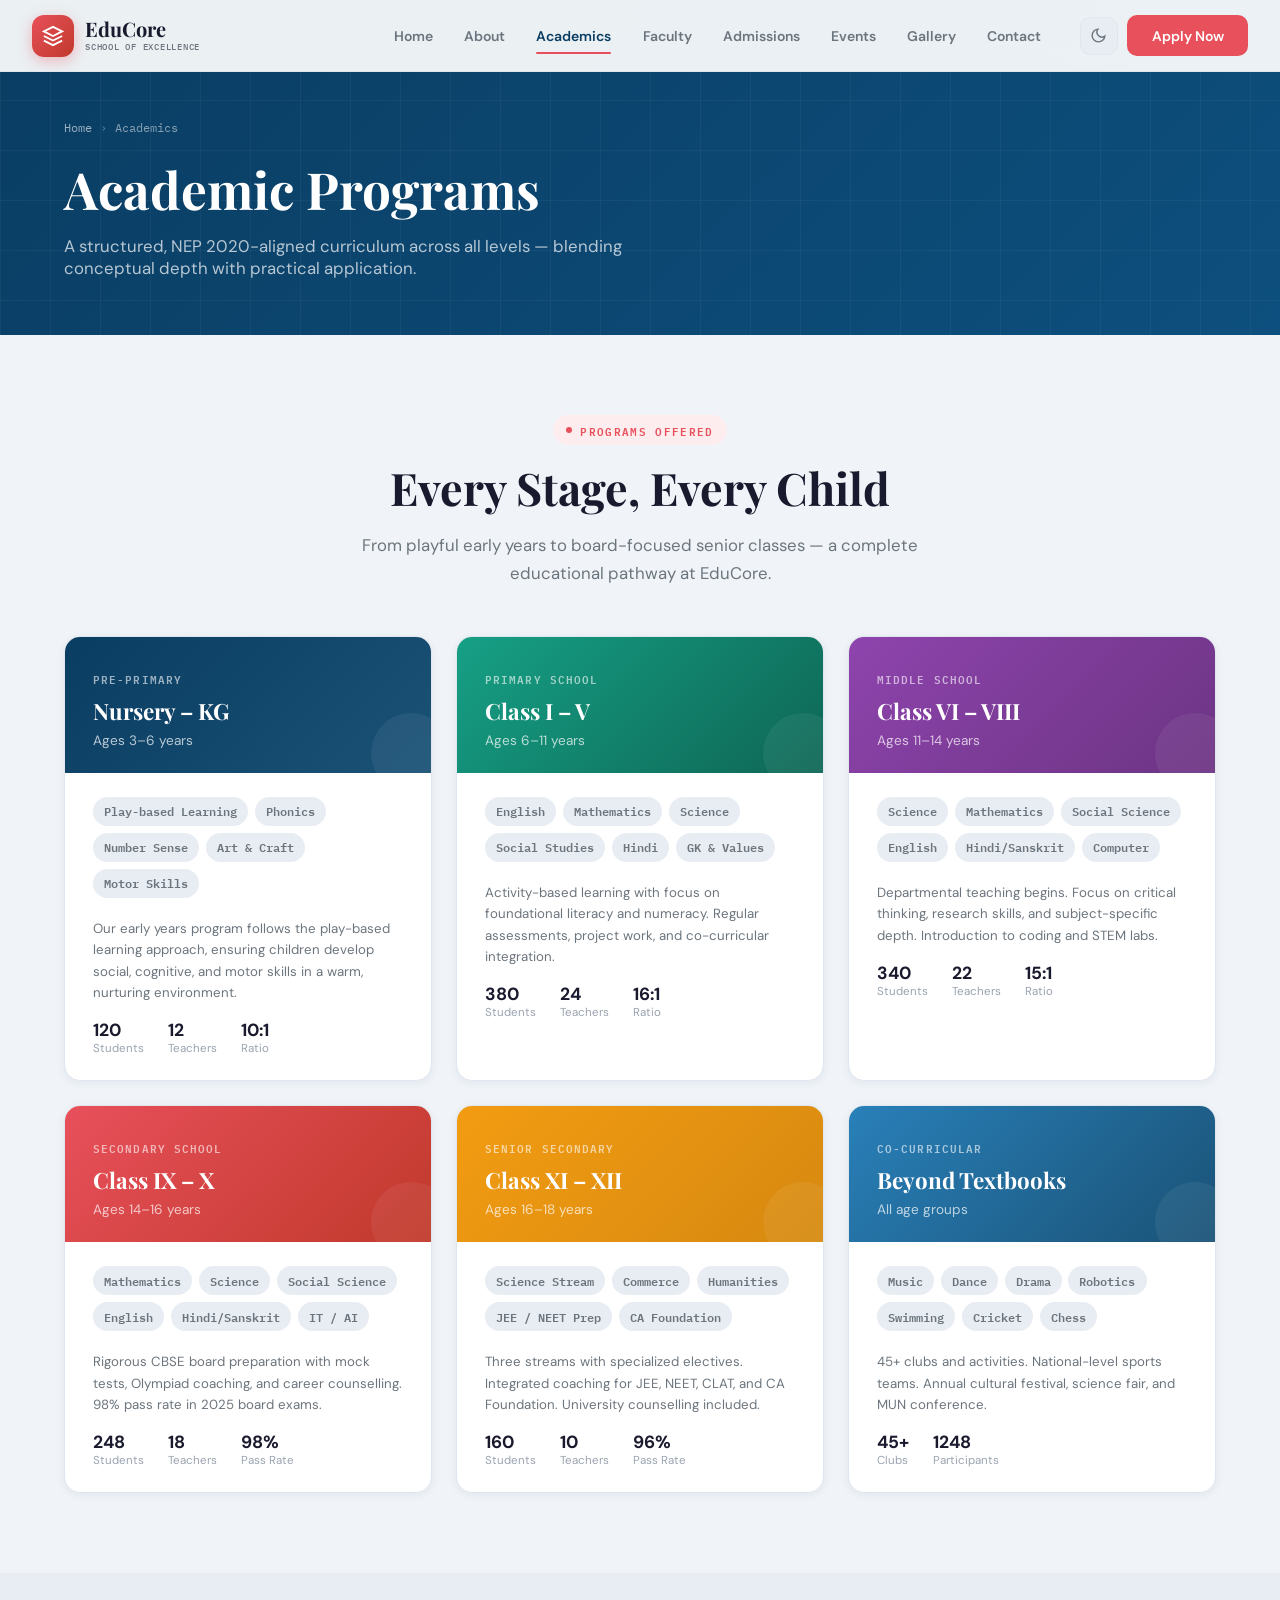
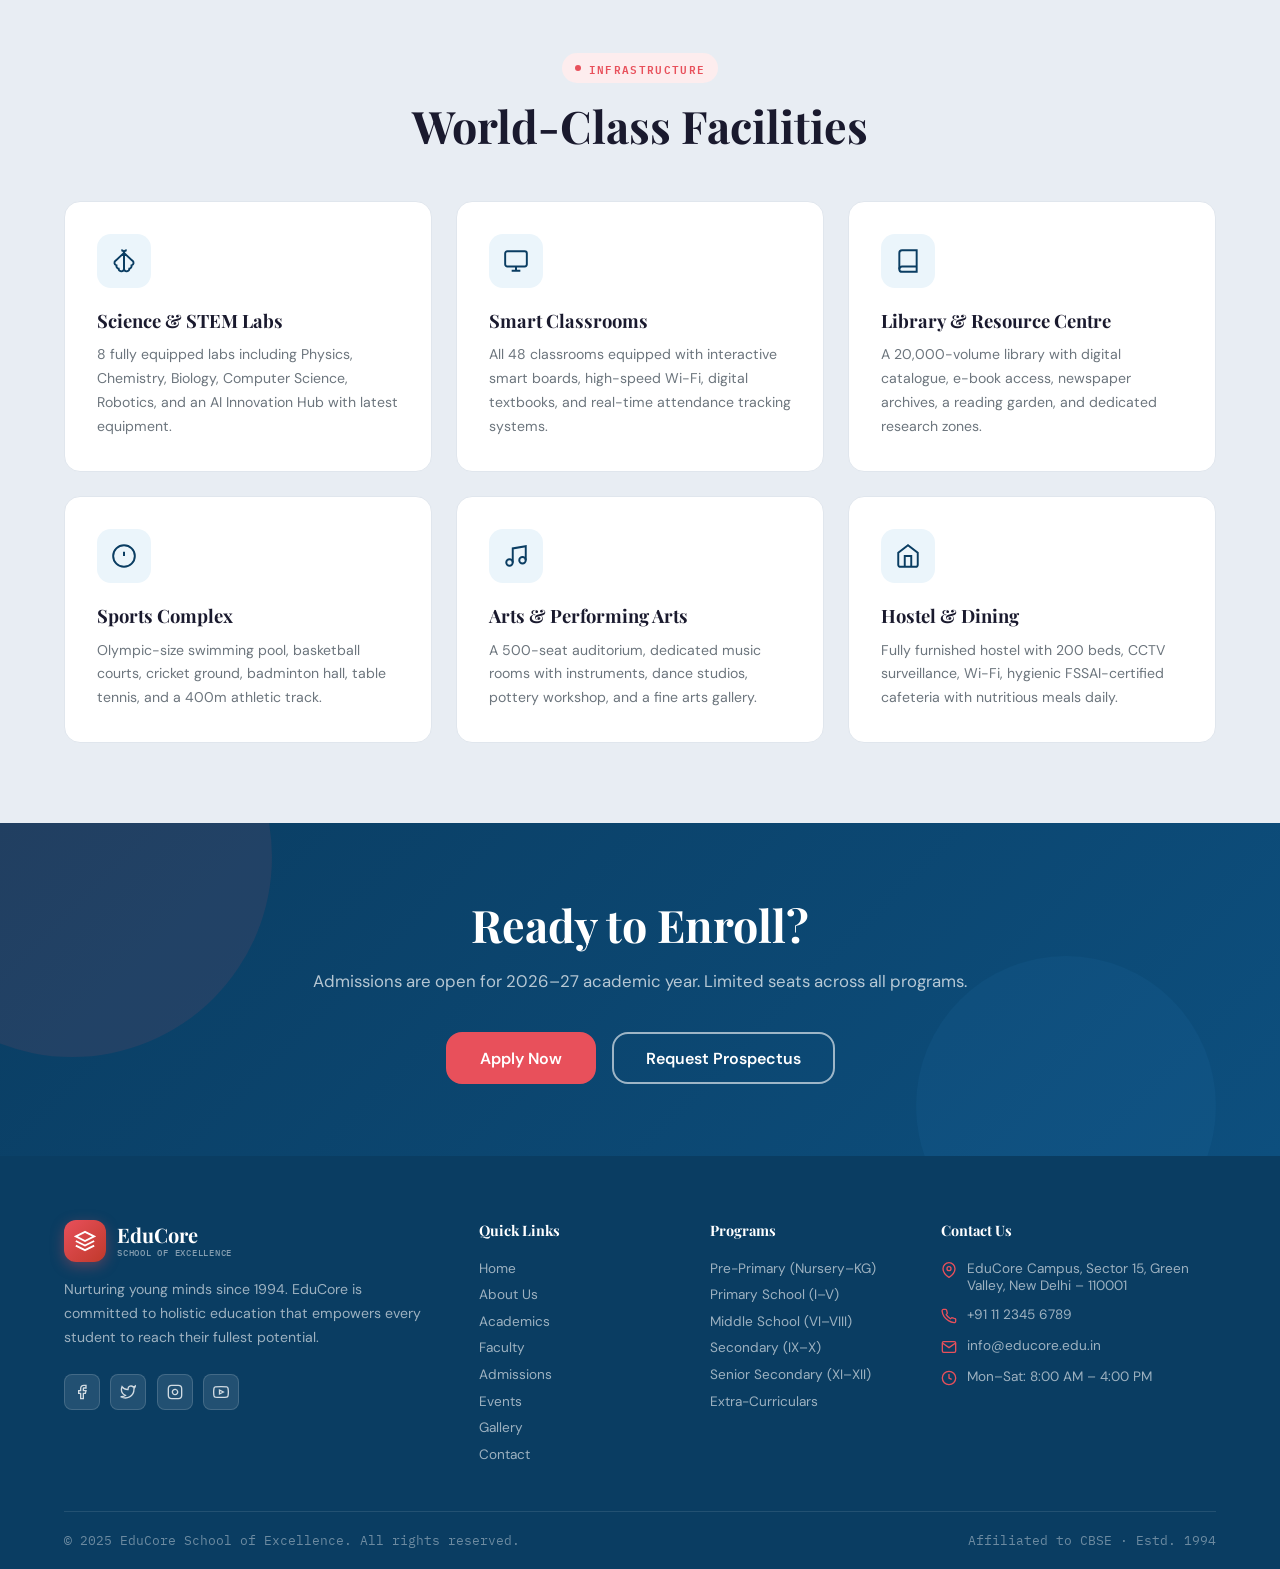
<file: pages/academics.html>
<!DOCTYPE html>
<html lang="en">
<head>
  <meta charset="UTF-8">
  <meta name="viewport" content="width=device-width, initial-scale=1.0">
  <title>Academics — EduCore School of Excellence</title>
  <meta name="description" content="Explore EduCore's comprehensive academic programs from Pre-Primary to Senior Secondary, including STEM, Arts, and extra-curricular activities.">
    <link rel="manifest" href="../manifest.json">
    <meta name="theme-color" content="#0f172a">
    <meta name="mobile-web-app-capable" content="yes">
    <meta name="apple-mobile-web-app-capable" content="yes">
    <meta name="apple-mobile-web-app-status-bar-style" content="black-translucent">
    <meta name="apple-mobile-web-app-title" content="EduCore">
   <meta name="apple-mobile-web-app-title" content="EduCore"><meta name="viewport" content="width=device-width, initial-scale=1, maximum-scale=1, user-scalable=no, viewport-fit=cover">
  <link rel="stylesheet" href="../css/style.css">
  <link rel="icon" type="image/png" sizes="32x32" href="../favicon-32x32.png">
    <link rel="apple-touch-icon" href="../icon-192x192.png">
  <script>(function(){var t=localStorage.getItem('educore-theme');if(t)document.documentElement.setAttribute('data-theme',t);else if(window.matchMedia('(prefers-color-scheme:dark)').matches)document.documentElement.setAttribute('data-theme','dark');})();</script>
</head>
<body>

<div id="nav-placeholder"></div>

<div class="page-hero">
  <div class="container">
    <div class="page-hero-content">
      <div class="breadcrumb">
        <a href="../index.html">Home</a><span class="breadcrumb-sep">›</span><span>Academics</span>
      </div>
      <h1 class="page-hero-title">Academic Programs</h1>
      <p class="page-hero-sub">A structured, NEP 2020-aligned curriculum across all levels — blending conceptual depth with practical application.</p>
    </div>
  </div>
</div>

<!-- ALL PROGRAMS -->
<section class="section">
  <div class="container">
    <div class="text-center aos-item">
      <div class="section-label">Programs Offered</div>
      <h2 class="section-title">Every Stage, Every Child</h2>
      <p class="section-subtitle" style="margin:0 auto">From playful early years to board-focused senior classes — a complete educational pathway at EduCore.</p>
    </div>
    <div class="programs-grid" style="margin-top:3rem">
      <div class="prog-card aos-item" data-delay="0">
        <div class="prog-header">
          <div class="prog-grade">Pre-Primary</div>
          <div class="prog-name">Nursery – KG</div>
          <div class="prog-age">Ages 3–6 years</div>
        </div>
        <div class="prog-body">
          <div class="prog-subjects">
            <span class="prog-subject">Play-based Learning</span><span class="prog-subject">Phonics</span><span class="prog-subject">Number Sense</span><span class="prog-subject">Art & Craft</span><span class="prog-subject">Motor Skills</span>
          </div>
          <p style="font-size:.83rem;color:var(--text2);line-height:1.6;margin-bottom:1rem">Our early years program follows the play-based learning approach, ensuring children develop social, cognitive, and motor skills in a warm, nurturing environment.</p>
          <div class="prog-stats">
            <div><div class="prog-stat-val">120</div><div class="prog-stat-lbl">Students</div></div>
            <div><div class="prog-stat-val">12</div><div class="prog-stat-lbl">Teachers</div></div>
            <div><div class="prog-stat-val">10:1</div><div class="prog-stat-lbl">Ratio</div></div>
          </div>
        </div>
      </div>
      <div class="prog-card aos-item" data-delay="80">
        <div class="prog-header" style="background:linear-gradient(135deg,#16A085,#0E6655)">
          <div class="prog-grade">Primary School</div>
          <div class="prog-name">Class I – V</div>
          <div class="prog-age">Ages 6–11 years</div>
        </div>
        <div class="prog-body">
          <div class="prog-subjects">
            <span class="prog-subject">English</span><span class="prog-subject">Mathematics</span><span class="prog-subject">Science</span><span class="prog-subject">Social Studies</span><span class="prog-subject">Hindi</span><span class="prog-subject">GK & Values</span>
          </div>
          <p style="font-size:.83rem;color:var(--text2);line-height:1.6;margin-bottom:1rem">Activity-based learning with focus on foundational literacy and numeracy. Regular assessments, project work, and co-curricular integration.</p>
          <div class="prog-stats">
            <div><div class="prog-stat-val">380</div><div class="prog-stat-lbl">Students</div></div>
            <div><div class="prog-stat-val">24</div><div class="prog-stat-lbl">Teachers</div></div>
            <div><div class="prog-stat-val">16:1</div><div class="prog-stat-lbl">Ratio</div></div>
          </div>
        </div>
      </div>
      <div class="prog-card aos-item" data-delay="160">
        <div class="prog-header" style="background:linear-gradient(135deg,#8E44AD,#6C3483)">
          <div class="prog-grade">Middle School</div>
          <div class="prog-name">Class VI – VIII</div>
          <div class="prog-age">Ages 11–14 years</div>
        </div>
        <div class="prog-body">
          <div class="prog-subjects">
            <span class="prog-subject">Science</span><span class="prog-subject">Mathematics</span><span class="prog-subject">Social Science</span><span class="prog-subject">English</span><span class="prog-subject">Hindi/Sanskrit</span><span class="prog-subject">Computer</span>
          </div>
          <p style="font-size:.83rem;color:var(--text2);line-height:1.6;margin-bottom:1rem">Departmental teaching begins. Focus on critical thinking, research skills, and subject-specific depth. Introduction to coding and STEM labs.</p>
          <div class="prog-stats">
            <div><div class="prog-stat-val">340</div><div class="prog-stat-lbl">Students</div></div>
            <div><div class="prog-stat-val">22</div><div class="prog-stat-lbl">Teachers</div></div>
            <div><div class="prog-stat-val">15:1</div><div class="prog-stat-lbl">Ratio</div></div>
          </div>
        </div>
      </div>
      <div class="prog-card aos-item" data-delay="0">
        <div class="prog-header" style="background:linear-gradient(135deg,#E8505B,#c0392b)">
          <div class="prog-grade">Secondary School</div>
          <div class="prog-name">Class IX – X</div>
          <div class="prog-age">Ages 14–16 years</div>
        </div>
        <div class="prog-body">
          <div class="prog-subjects">
            <span class="prog-subject">Mathematics</span><span class="prog-subject">Science</span><span class="prog-subject">Social Science</span><span class="prog-subject">English</span><span class="prog-subject">Hindi/Sanskrit</span><span class="prog-subject">IT / AI</span>
          </div>
          <p style="font-size:.83rem;color:var(--text2);line-height:1.6;margin-bottom:1rem">Rigorous CBSE board preparation with mock tests, Olympiad coaching, and career counselling. 98% pass rate in 2025 board exams.</p>
          <div class="prog-stats">
            <div><div class="prog-stat-val">248</div><div class="prog-stat-lbl">Students</div></div>
            <div><div class="prog-stat-val">18</div><div class="prog-stat-lbl">Teachers</div></div>
            <div><div class="prog-stat-val">98%</div><div class="prog-stat-lbl">Pass Rate</div></div>
          </div>
        </div>
      </div>
      <div class="prog-card aos-item" data-delay="80">
        <div class="prog-header" style="background:linear-gradient(135deg,#F39C12,#d68910)">
          <div class="prog-grade">Senior Secondary</div>
          <div class="prog-name">Class XI – XII</div>
          <div class="prog-age">Ages 16–18 years</div>
        </div>
        <div class="prog-body">
          <div class="prog-subjects">
            <span class="prog-subject">Science Stream</span><span class="prog-subject">Commerce</span><span class="prog-subject">Humanities</span><span class="prog-subject">JEE / NEET Prep</span><span class="prog-subject">CA Foundation</span>
          </div>
          <p style="font-size:.83rem;color:var(--text2);line-height:1.6;margin-bottom:1rem">Three streams with specialized electives. Integrated coaching for JEE, NEET, CLAT, and CA Foundation. University counselling included.</p>
          <div class="prog-stats">
            <div><div class="prog-stat-val">160</div><div class="prog-stat-lbl">Students</div></div>
            <div><div class="prog-stat-val">10</div><div class="prog-stat-lbl">Teachers</div></div>
            <div><div class="prog-stat-val">96%</div><div class="prog-stat-lbl">Pass Rate</div></div>
          </div>
        </div>
      </div>
      <div class="prog-card aos-item" data-delay="160">
        <div class="prog-header" style="background:linear-gradient(135deg,#2980B9,#1a5276)">
          <div class="prog-grade">Co-Curricular</div>
          <div class="prog-name">Beyond Textbooks</div>
          <div class="prog-age">All age groups</div>
        </div>
        <div class="prog-body">
          <div class="prog-subjects">
            <span class="prog-subject">Music</span><span class="prog-subject">Dance</span><span class="prog-subject">Drama</span><span class="prog-subject">Robotics</span><span class="prog-subject">Swimming</span><span class="prog-subject">Cricket</span><span class="prog-subject">Chess</span>
          </div>
          <p style="font-size:.83rem;color:var(--text2);line-height:1.6;margin-bottom:1rem">45+ clubs and activities. National-level sports teams. Annual cultural festival, science fair, and MUN conference.</p>
          <div class="prog-stats">
            <div><div class="prog-stat-val">45+</div><div class="prog-stat-lbl">Clubs</div></div>
            <div><div class="prog-stat-val">1248</div><div class="prog-stat-lbl">Participants</div></div>
          </div>
        </div>
      </div>
    </div>
  </div>
</section>

<!-- FACILITIES -->
<section class="section" style="background:var(--bg3)">
  <div class="container">
    <div class="text-center aos-item">
      <div class="section-label">Infrastructure</div>
      <h2 class="section-title">World-Class Facilities</h2>
    </div>
    <div class="why-grid">
      <div class="why-card aos-item" data-delay="0">
        <div class="why-icon"><svg viewBox="0 0 24 24"><path d="M9.5 2A2.5 2.5 0 0 1 12 4.5v15a2.5 2.5 0 0 1-4.96-.46 2.5 2.5 0 0 1-1.98-3 2.5 2.5 0 0 1-.52-4.64L12 4.5"/><path d="M14.5 2A2.5 2.5 0 0 0 12 4.5v15a2.5 2.5 0 0 0 4.96-.46 2.5 2.5 0 0 0 1.98-3 2.5 2.5 0 0 0 .52-4.64L12 4.5"/></svg></div>
        <div class="why-title">Science & STEM Labs</div>
        <p class="why-desc">8 fully equipped labs including Physics, Chemistry, Biology, Computer Science, Robotics, and an AI Innovation Hub with latest equipment.</p>
      </div>
      <div class="why-card aos-item" data-delay="80">
        <div class="why-icon"><svg viewBox="0 0 24 24"><rect x="2" y="3" width="20" height="14" rx="2"/><path d="M8 21h8M12 17v4"/></svg></div>
        <div class="why-title">Smart Classrooms</div>
        <p class="why-desc">All 48 classrooms equipped with interactive smart boards, high-speed Wi-Fi, digital textbooks, and real-time attendance tracking systems.</p>
      </div>
      <div class="why-card aos-item" data-delay="160">
        <div class="why-icon"><svg viewBox="0 0 24 24"><path d="M4 19.5A2.5 2.5 0 0 1 6.5 17H20"/><path d="M6.5 2H20v20H6.5A2.5 2.5 0 0 1 4 19.5v-15A2.5 2.5 0 0 1 6.5 2z"/></svg></div>
        <div class="why-title">Library & Resource Centre</div>
        <p class="why-desc">A 20,000-volume library with digital catalogue, e-book access, newspaper archives, a reading garden, and dedicated research zones.</p>
      </div>
      <div class="why-card aos-item" data-delay="0">
        <div class="why-icon"><svg viewBox="0 0 24 24"><circle cx="12" cy="12" r="10"/><path d="M12 8v4M12 16h.01"/></svg></div>
        <div class="why-title">Sports Complex</div>
        <p class="why-desc">Olympic-size swimming pool, basketball courts, cricket ground, badminton hall, table tennis, and a 400m athletic track.</p>
      </div>
      <div class="why-card aos-item" data-delay="80">
        <div class="why-icon"><svg viewBox="0 0 24 24"><path d="M9 18V5l12-2v13"/><circle cx="6" cy="18" r="3"/><circle cx="18" cy="16" r="3"/></svg></div>
        <div class="why-title">Arts & Performing Arts</div>
        <p class="why-desc">A 500-seat auditorium, dedicated music rooms with instruments, dance studios, pottery workshop, and a fine arts gallery.</p>
      </div>
      <div class="why-card aos-item" data-delay="160">
        <div class="why-icon"><svg viewBox="0 0 24 24"><path d="M3 9l9-7 9 7v11a2 2 0 0 1-2 2H5a2 2 0 0 1-2-2z"/><polyline points="9 22 9 12 15 12 15 22"/></svg></div>
        <div class="why-title">Hostel & Dining</div>
        <p class="why-desc">Fully furnished hostel with 200 beds, CCTV surveillance, Wi-Fi, hygienic FSSAI-certified cafeteria with nutritious meals daily.</p>
      </div>
    </div>
  </div>
</section>

<div class="cta-banner">
  <div class="container">
    <div class="cta-banner-content">
      <h2>Ready to Enroll?</h2>
      <p>Admissions are open for 2026–27 academic year. Limited seats across all programs.</p>
      <div class="cta-banner-btns">
        <a href="../pages/admissions.html" class="btn btn-accent btn-lg">Apply Now</a>
        <a href="../pages/contact.html" class="btn btn-outline-white btn-lg">Request Prospectus</a>
      </div>
    </div>
  </div>
</div>

<div id="footer-placeholder"></div>
<script src="../js/nav.js"></script>
<script src="../js/footer.js"></script>
<script src="../js/main.js"></script>
<script>renderNav('academics.html','../');renderFooter('../');</script>
</body>
</html>
</file>
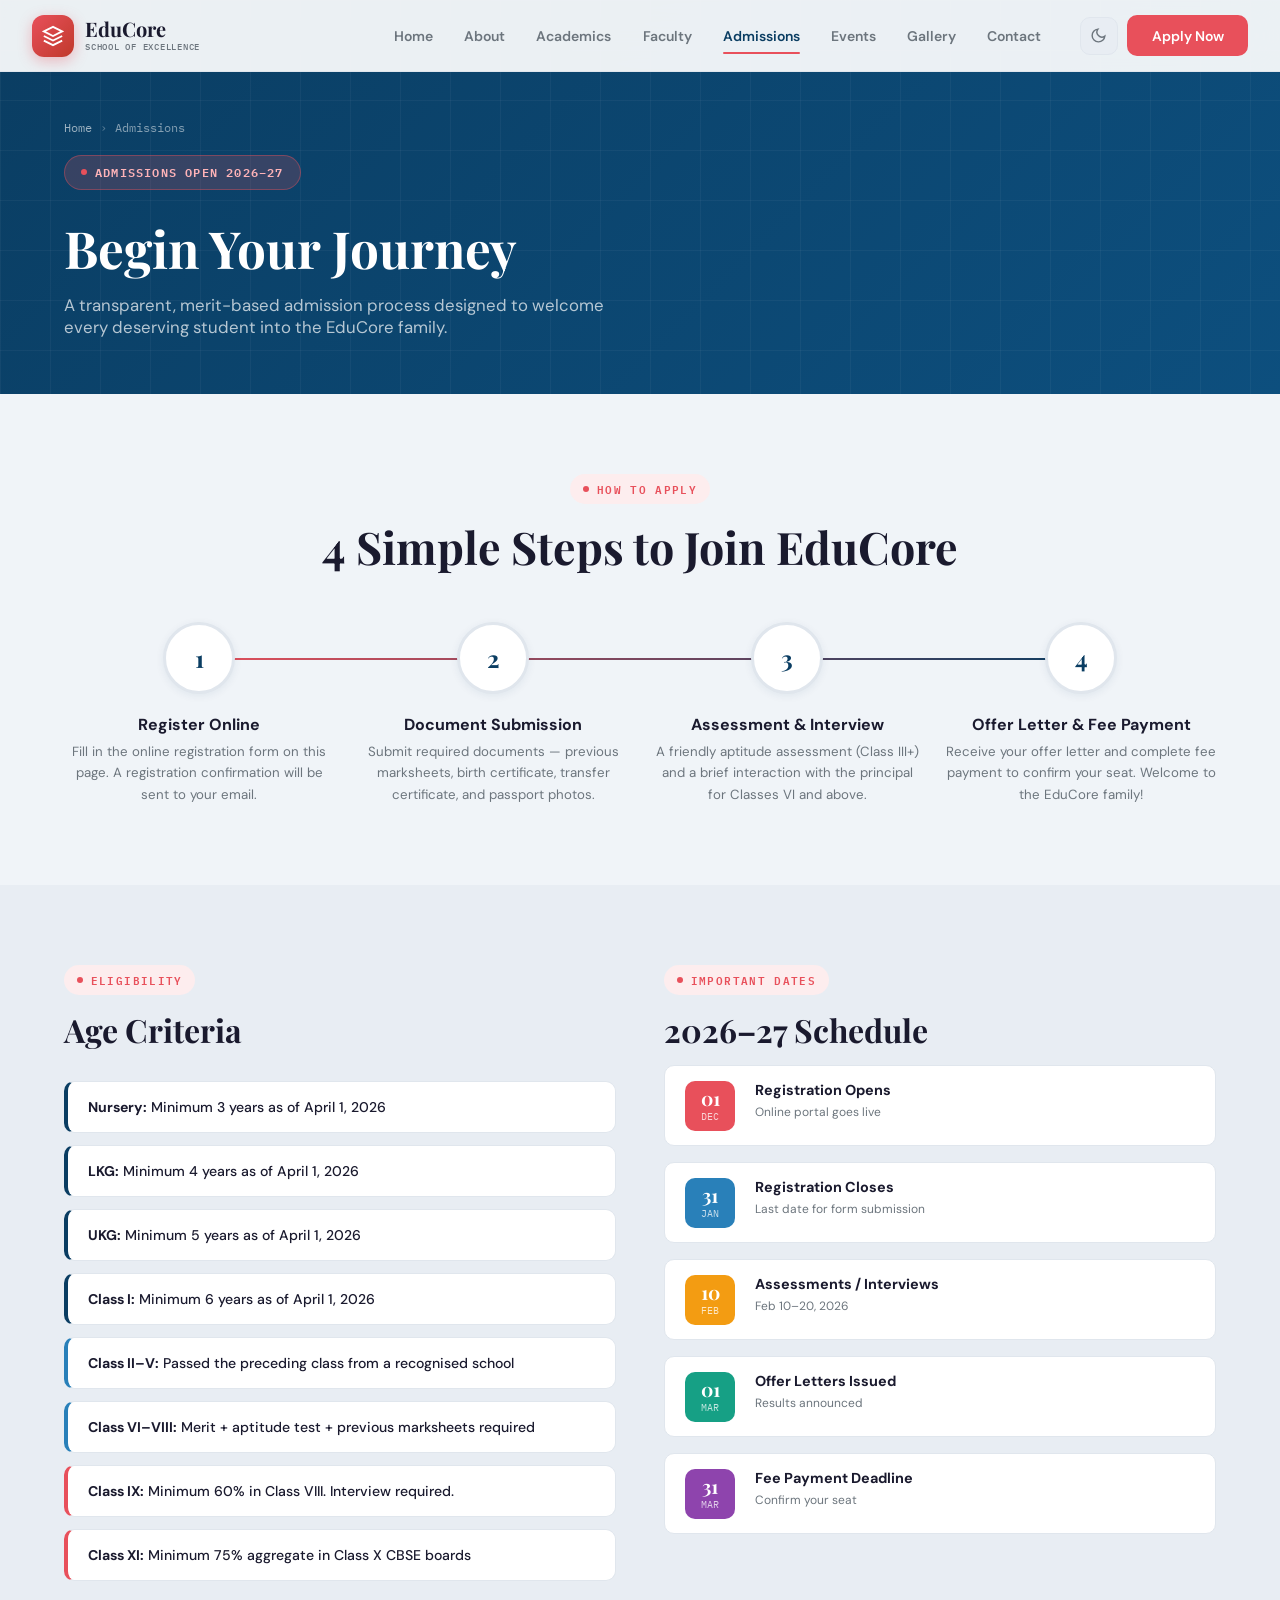
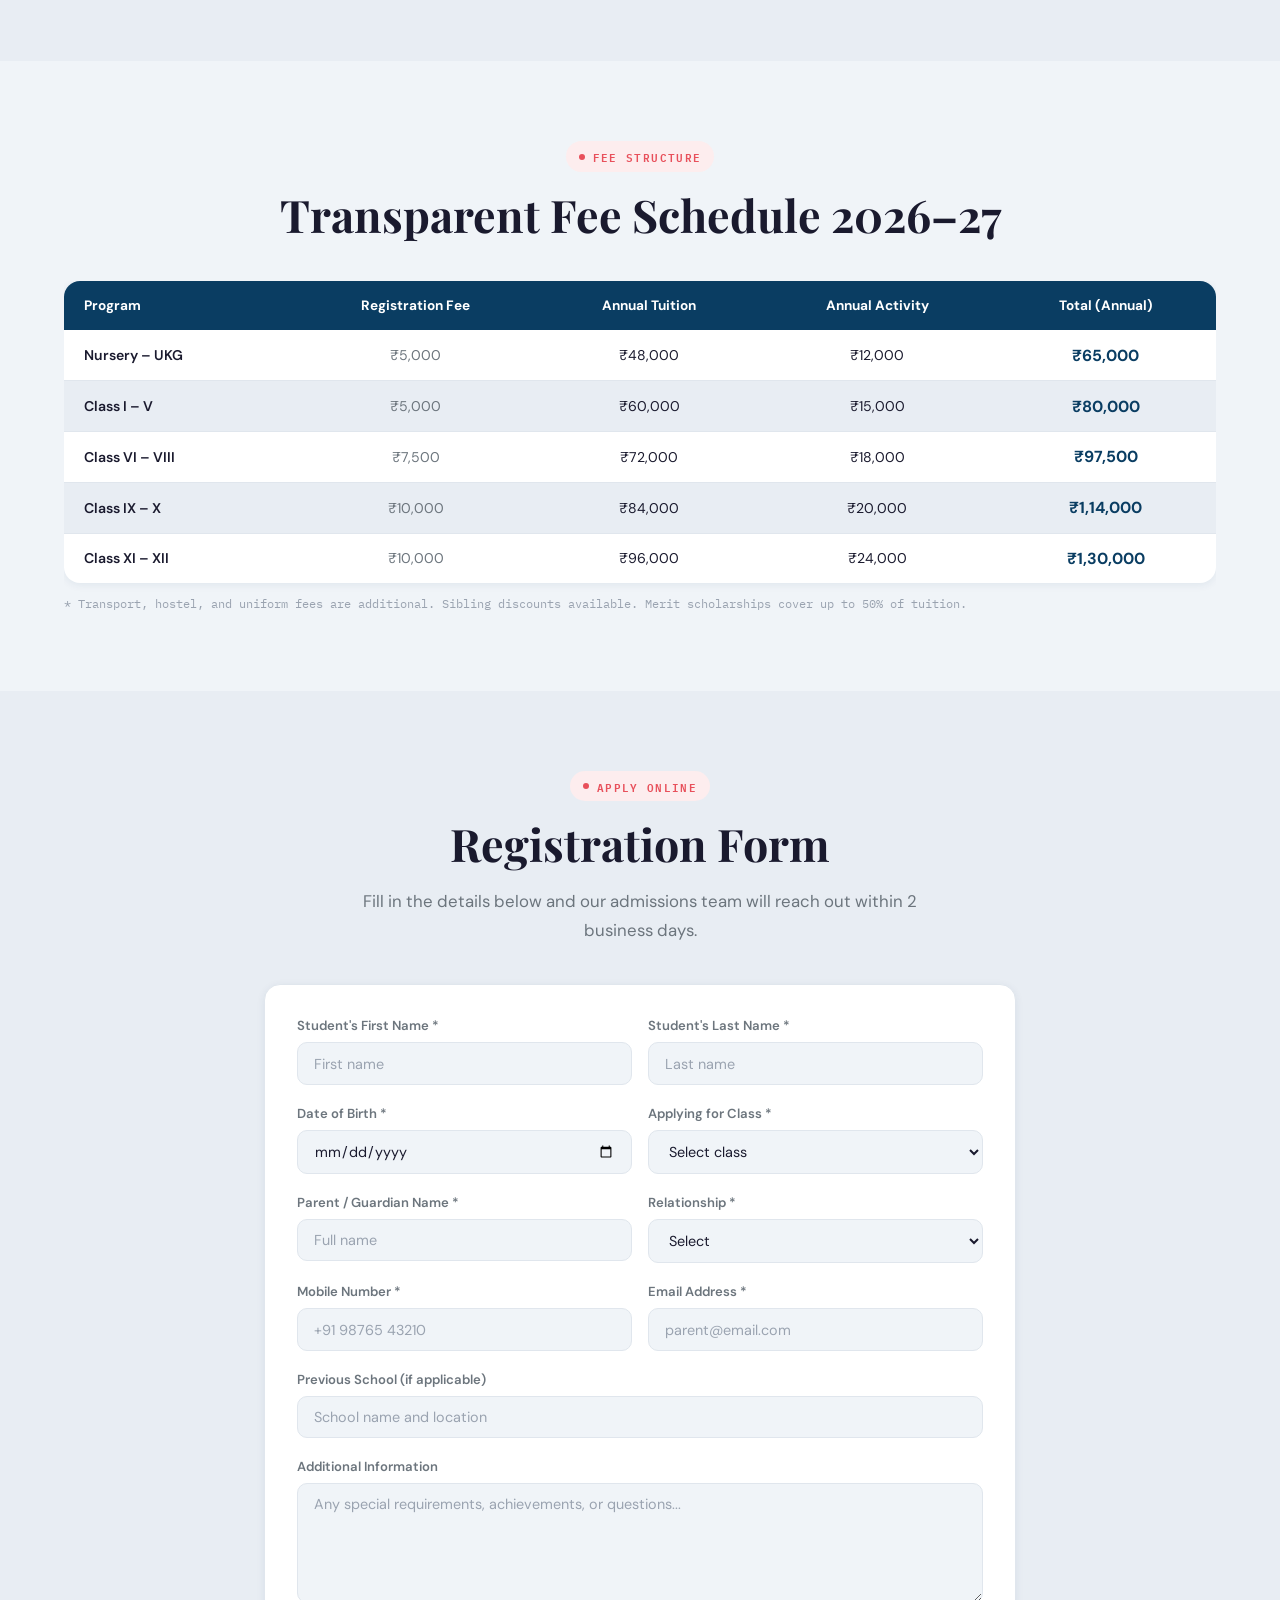
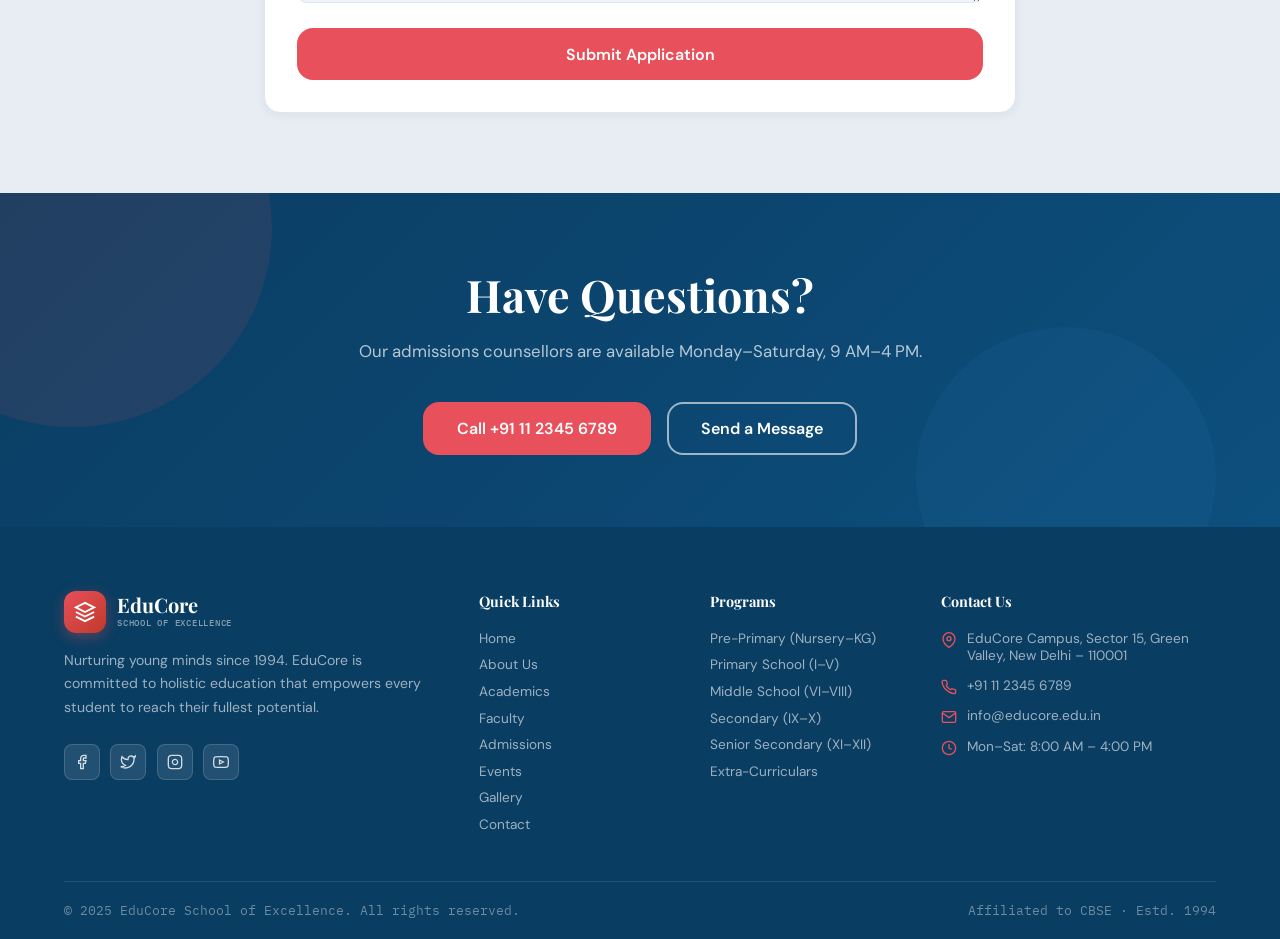
<file: pages/admissions.html>
<!DOCTYPE html>
<html lang="en">
<head>
  <meta charset="UTF-8">
  <meta name="viewport" content="width=device-width, initial-scale=1.0">
  <title>Admissions — EduCore School of Excellence</title>
  <meta name="description" content="Apply to EduCore School. Learn about our admission process, eligibility, fees, and important dates for 2026–27.">
    <link rel="manifest" href="../manifest.json">
    <meta name="theme-color" content="#0f172a">
    <meta name="mobile-web-app-capable" content="yes">
    <meta name="apple-mobile-web-app-capable" content="yes">
    <meta name="apple-mobile-web-app-status-bar-style" content="black-translucent">
    <meta name="apple-mobile-web-app-title" content="EduCore">
   <meta name="apple-mobile-web-app-title" content="EduCore"><meta name="viewport" content="width=device-width, initial-scale=1, maximum-scale=1, user-scalable=no, viewport-fit=cover">
  <link rel="stylesheet" href="../css/style.css">
  <link rel="icon" type="image/png" sizes="32x32" href="../favicon-32x32.png">
    <link rel="apple-touch-icon" href="../icon-192x192.png">
  <script>(function(){var t=localStorage.getItem('educore-theme');if(t)document.documentElement.setAttribute('data-theme',t);else if(window.matchMedia('(prefers-color-scheme:dark)').matches)document.documentElement.setAttribute('data-theme','dark');})();</script>
</head>
<body>

<div id="nav-placeholder"></div>

<div class="page-hero">
  <div class="container">
    <div class="page-hero-content">
      <div class="breadcrumb">
        <a href="../index.html">Home</a><span class="breadcrumb-sep">›</span><span>Admissions</span>
      </div>
      <div class="hero-tag" style="background:rgba(232,80,91,0.2);border-color:rgba(232,80,91,0.4);color:#FFB3B8">Admissions Open 2026–27</div>
      <h1 class="page-hero-title">Begin Your Journey</h1>
      <p class="page-hero-sub">A transparent, merit-based admission process designed to welcome every deserving student into the EduCore family.</p>
    </div>
  </div>
</div>

<!-- PROCESS STEPS -->
<section class="section">
  <div class="container">
    <div class="text-center aos-item">
      <div class="section-label">How to Apply</div>
      <h2 class="section-title">4 Simple Steps to Join EduCore</h2>
    </div>
    <div class="admission-steps">
      <div class="adm-step aos-item" data-delay="0">
        <div class="adm-num">1</div>
        <div class="adm-title">Register Online</div>
        <p class="adm-desc">Fill in the online registration form on this page. A registration confirmation will be sent to your email.</p>
      </div>
      <div class="adm-step aos-item" data-delay="80">
        <div class="adm-num">2</div>
        <div class="adm-title">Document Submission</div>
        <p class="adm-desc">Submit required documents — previous marksheets, birth certificate, transfer certificate, and passport photos.</p>
      </div>
      <div class="adm-step aos-item" data-delay="160">
        <div class="adm-num">3</div>
        <div class="adm-title">Assessment & Interview</div>
        <p class="adm-desc">A friendly aptitude assessment (Class III+) and a brief interaction with the principal for Classes VI and above.</p>
      </div>
      <div class="adm-step aos-item" data-delay="240">
        <div class="adm-num">4</div>
        <div class="adm-title">Offer Letter & Fee Payment</div>
        <p class="adm-desc">Receive your offer letter and complete fee payment to confirm your seat. Welcome to the EduCore family!</p>
      </div>
    </div>
  </div>
</section>

<!-- ELIGIBILITY & DATES -->
<section class="section" style="background:var(--bg3)">
  <div class="container">
    <div style="display:grid;grid-template-columns:1fr 1fr;gap:3rem;align-items:start">
      <div class="aos-item">
        <div class="section-label">Eligibility</div>
        <h2 class="section-title" style="font-size:2rem">Age Criteria</h2>
        <div class="notice-list">
          <div class="notice-item"><div class="notice-text"><strong>Nursery:</strong> Minimum 3 years as of April 1, 2026</div></div>
          <div class="notice-item"><div class="notice-text"><strong>LKG:</strong> Minimum 4 years as of April 1, 2026</div></div>
          <div class="notice-item"><div class="notice-text"><strong>UKG:</strong> Minimum 5 years as of April 1, 2026</div></div>
          <div class="notice-item"><div class="notice-text"><strong>Class I:</strong> Minimum 6 years as of April 1, 2026</div></div>
          <div class="notice-item info"><div class="notice-text"><strong>Class II–V:</strong> Passed the preceding class from a recognised school</div></div>
          <div class="notice-item info"><div class="notice-text"><strong>Class VI–VIII:</strong> Merit + aptitude test + previous marksheets required</div></div>
          <div class="notice-item urgent"><div class="notice-text"><strong>Class IX:</strong> Minimum 60% in Class VIII. Interview required.</div></div>
          <div class="notice-item urgent"><div class="notice-text"><strong>Class XI:</strong> Minimum 75% aggregate in Class X CBSE boards</div></div>
        </div>
      </div>
      <div class="aos-item" data-delay="100">
        <div class="section-label">Important Dates</div>
        <h2 class="section-title" style="font-size:2rem">2026–27 Schedule</h2>
        <div class="events-list" style="margin-top:0">
          <div class="event-item" style="padding:.9rem 1.25rem">
            <div class="event-date-box" style="background:var(--accent);min-width:50px;padding:.5rem .7rem">
              <div class="event-day" style="font-size:1.2rem">01</div>
              <div class="event-month">Dec</div>
            </div>
            <div class="event-info">
              <div class="event-name" style="font-size:.9rem">Registration Opens</div>
              <div class="event-meta" style="font-size:.75rem">Online portal goes live</div>
            </div>
          </div>
          <div class="event-item" style="padding:.9rem 1.25rem">
            <div class="event-date-box" style="background:var(--info);min-width:50px;padding:.5rem .7rem">
              <div class="event-day" style="font-size:1.2rem">31</div>
              <div class="event-month">Jan</div>
            </div>
            <div class="event-info">
              <div class="event-name" style="font-size:.9rem">Registration Closes</div>
              <div class="event-meta" style="font-size:.75rem">Last date for form submission</div>
            </div>
          </div>
          <div class="event-item" style="padding:.9rem 1.25rem">
            <div class="event-date-box" style="background:var(--warning);min-width:50px;padding:.5rem .7rem">
              <div class="event-day" style="font-size:1.2rem">10</div>
              <div class="event-month">Feb</div>
            </div>
            <div class="event-info">
              <div class="event-name" style="font-size:.9rem">Assessments / Interviews</div>
              <div class="event-meta" style="font-size:.75rem">Feb 10–20, 2026</div>
            </div>
          </div>
          <div class="event-item" style="padding:.9rem 1.25rem">
            <div class="event-date-box" style="background:var(--success);min-width:50px;padding:.5rem .7rem">
              <div class="event-day" style="font-size:1.2rem">01</div>
              <div class="event-month">Mar</div>
            </div>
            <div class="event-info">
              <div class="event-name" style="font-size:.9rem">Offer Letters Issued</div>
              <div class="event-meta" style="font-size:.75rem">Results announced</div>
            </div>
          </div>
          <div class="event-item" style="padding:.9rem 1.25rem">
            <div class="event-date-box" style="background:var(--purple);min-width:50px;padding:.5rem .7rem">
              <div class="event-day" style="font-size:1.2rem">31</div>
              <div class="event-month">Mar</div>
            </div>
            <div class="event-info">
              <div class="event-name" style="font-size:.9rem">Fee Payment Deadline</div>
              <div class="event-meta" style="font-size:.75rem">Confirm your seat</div>
            </div>
          </div>
        </div>
      </div>
    </div>
  </div>
</section>

<!-- FEE STRUCTURE -->
<section class="section">
  <div class="container">
    <div class="text-center aos-item">
      <div class="section-label">Fee Structure</div>
      <h2 class="section-title">Transparent Fee Schedule 2026–27</h2>
    </div>
    <div style="overflow-x:auto;margin-top:2.5rem" class="aos-item">
      <table style="width:100%;border-collapse:collapse;background:var(--bg2);border-radius:var(--radius);overflow:hidden;box-shadow:var(--shadow-sm)">
        <thead>
          <tr style="background:var(--primary);color:#fff">
            <th style="padding:1rem 1.25rem;text-align:left;font-size:.85rem">Program</th>
            <th style="padding:1rem 1.25rem;text-align:center;font-size:.85rem">Registration Fee</th>
            <th style="padding:1rem 1.25rem;text-align:center;font-size:.85rem">Annual Tuition</th>
            <th style="padding:1rem 1.25rem;text-align:center;font-size:.85rem">Annual Activity</th>
            <th style="padding:1rem 1.25rem;text-align:center;font-size:.85rem">Total (Annual)</th>
          </tr>
        </thead>
        <tbody>
          <tr style="border-bottom:1px solid var(--border)">
            <td style="padding:.9rem 1.25rem;font-weight:600;font-size:.88rem">Nursery – UKG</td>
            <td style="padding:.9rem 1.25rem;text-align:center;font-size:.88rem;color:var(--text2)">₹5,000</td>
            <td style="padding:.9rem 1.25rem;text-align:center;font-size:.88rem">₹48,000</td>
            <td style="padding:.9rem 1.25rem;text-align:center;font-size:.88rem">₹12,000</td>
            <td style="padding:.9rem 1.25rem;text-align:center;font-weight:700;color:var(--primary)">₹65,000</td>
          </tr>
          <tr style="border-bottom:1px solid var(--border);background:var(--bg3)">
            <td style="padding:.9rem 1.25rem;font-weight:600;font-size:.88rem">Class I – V</td>
            <td style="padding:.9rem 1.25rem;text-align:center;font-size:.88rem;color:var(--text2)">₹5,000</td>
            <td style="padding:.9rem 1.25rem;text-align:center;font-size:.88rem">₹60,000</td>
            <td style="padding:.9rem 1.25rem;text-align:center;font-size:.88rem">₹15,000</td>
            <td style="padding:.9rem 1.25rem;text-align:center;font-weight:700;color:var(--primary)">₹80,000</td>
          </tr>
          <tr style="border-bottom:1px solid var(--border)">
            <td style="padding:.9rem 1.25rem;font-weight:600;font-size:.88rem">Class VI – VIII</td>
            <td style="padding:.9rem 1.25rem;text-align:center;font-size:.88rem;color:var(--text2)">₹7,500</td>
            <td style="padding:.9rem 1.25rem;text-align:center;font-size:.88rem">₹72,000</td>
            <td style="padding:.9rem 1.25rem;text-align:center;font-size:.88rem">₹18,000</td>
            <td style="padding:.9rem 1.25rem;text-align:center;font-weight:700;color:var(--primary)">₹97,500</td>
          </tr>
          <tr style="border-bottom:1px solid var(--border);background:var(--bg3)">
            <td style="padding:.9rem 1.25rem;font-weight:600;font-size:.88rem">Class IX – X</td>
            <td style="padding:.9rem 1.25rem;text-align:center;font-size:.88rem;color:var(--text2)">₹10,000</td>
            <td style="padding:.9rem 1.25rem;text-align:center;font-size:.88rem">₹84,000</td>
            <td style="padding:.9rem 1.25rem;text-align:center;font-size:.88rem">₹20,000</td>
            <td style="padding:.9rem 1.25rem;text-align:center;font-weight:700;color:var(--primary)">₹1,14,000</td>
          </tr>
          <tr>
            <td style="padding:.9rem 1.25rem;font-weight:600;font-size:.88rem">Class XI – XII</td>
            <td style="padding:.9rem 1.25rem;text-align:center;font-size:.88rem;color:var(--text2)">₹10,000</td>
            <td style="padding:.9rem 1.25rem;text-align:center;font-size:.88rem">₹96,000</td>
            <td style="padding:.9rem 1.25rem;text-align:center;font-size:.88rem">₹24,000</td>
            <td style="padding:.9rem 1.25rem;text-align:center;font-weight:700;color:var(--primary)">₹1,30,000</td>
          </tr>
        </tbody>
      </table>
      <p style="font-size:.78rem;color:var(--text3);margin-top:.75rem;font-family:'IBM Plex Mono',monospace">* Transport, hostel, and uniform fees are additional. Sibling discounts available. Merit scholarships cover up to 50% of tuition.</p>
    </div>
  </div>
</section>

<!-- ONLINE FORM -->
<section class="section" style="background:var(--bg3)">
  <div class="container" style="max-width:800px">
    <div class="text-center aos-item">
      <div class="section-label">Apply Online</div>
      <h2 class="section-title">Registration Form</h2>
      <p class="section-subtitle" style="margin:0 auto">Fill in the details below and our admissions team will reach out within 2 business days.</p>
    </div>
    <div class="contact-form aos-item" style="margin-top:2.5rem">
      <form id="admissionForm" onsubmit="handleAdmission(event)">
        <div class="form-row">
          <div class="form-group">
            <label class="form-label">Student's First Name *</label>
            <input type="text" class="form-input" placeholder="First name" required>
          </div>
          <div class="form-group">
            <label class="form-label">Student's Last Name *</label>
            <input type="text" class="form-input" placeholder="Last name" required>
          </div>
        </div>
        <div class="form-row">
          <div class="form-group">
            <label class="form-label">Date of Birth *</label>
            <input type="date" class="form-input" required>
          </div>
          <div class="form-group">
            <label class="form-label">Applying for Class *</label>
            <select class="form-input" required>
              <option value="">Select class</option>
              <option>Nursery</option><option>LKG</option><option>UKG</option>
              <option>Class I</option><option>Class II</option><option>Class III</option>
              <option>Class IV</option><option>Class V</option><option>Class VI</option>
              <option>Class VII</option><option>Class VIII</option><option>Class IX</option>
              <option>Class X</option><option>Class XI – Science</option>
              <option>Class XI – Commerce</option><option>Class XI – Humanities</option>
            </select>
          </div>
        </div>
        <div class="form-row">
          <div class="form-group">
            <label class="form-label">Parent / Guardian Name *</label>
            <input type="text" class="form-input" placeholder="Full name" required>
          </div>
          <div class="form-group">
            <label class="form-label">Relationship *</label>
            <select class="form-input" required>
              <option value="">Select</option>
              <option>Father</option><option>Mother</option><option>Guardian</option>
            </select>
          </div>
        </div>
        <div class="form-row">
          <div class="form-group">
            <label class="form-label">Mobile Number *</label>
            <input type="tel" class="form-input" placeholder="+91 98765 43210" required>
          </div>
          <div class="form-group">
            <label class="form-label">Email Address *</label>
            <input type="email" class="form-input" placeholder="parent@email.com" required>
          </div>
        </div>
        <div class="form-group">
          <label class="form-label">Previous School (if applicable)</label>
          <input type="text" class="form-input" placeholder="School name and location">
        </div>
        <div class="form-group">
          <label class="form-label">Additional Information</label>
          <textarea class="form-input" placeholder="Any special requirements, achievements, or questions..."></textarea>
        </div>
        <button type="submit" class="btn btn-accent btn-lg" style="width:100%;justify-content:center" id="admSubmitBtn">
          Submit Application
        </button>
      </form>
    </div>
  </div>
</section>

<div class="cta-banner">
  <div class="container">
    <div class="cta-banner-content">
      <h2>Have Questions?</h2>
      <p>Our admissions counsellors are available Monday–Saturday, 9 AM–4 PM.</p>
      <div class="cta-banner-btns">
        <a href="tel:+911123456789" class="btn btn-accent btn-lg">Call +91 11 2345 6789</a>
        <a href="../pages/contact.html" class="btn btn-outline-white btn-lg">Send a Message</a>
      </div>
    </div>
  </div>
</div>

<div id="footer-placeholder"></div>
<script src="../js/nav.js"></script>
<script src="../js/footer.js"></script>
<script src="../js/main.js"></script>
<script>
  renderNav('admissions.html','../');
  renderFooter('../');
  function handleAdmission(e) {
    e.preventDefault();
    const btn = document.getElementById('admSubmitBtn');
    btn.textContent = '✓ Application Submitted! We\'ll contact you soon.';
    btn.style.background = 'var(--success)';
    btn.disabled = true;
    setTimeout(() => {
      btn.textContent = 'Submit Application';
      btn.style.background = '';
      btn.disabled = false;
      e.target.reset();
    }, 4000);
  }
</script>
</body>
</html>
</file>
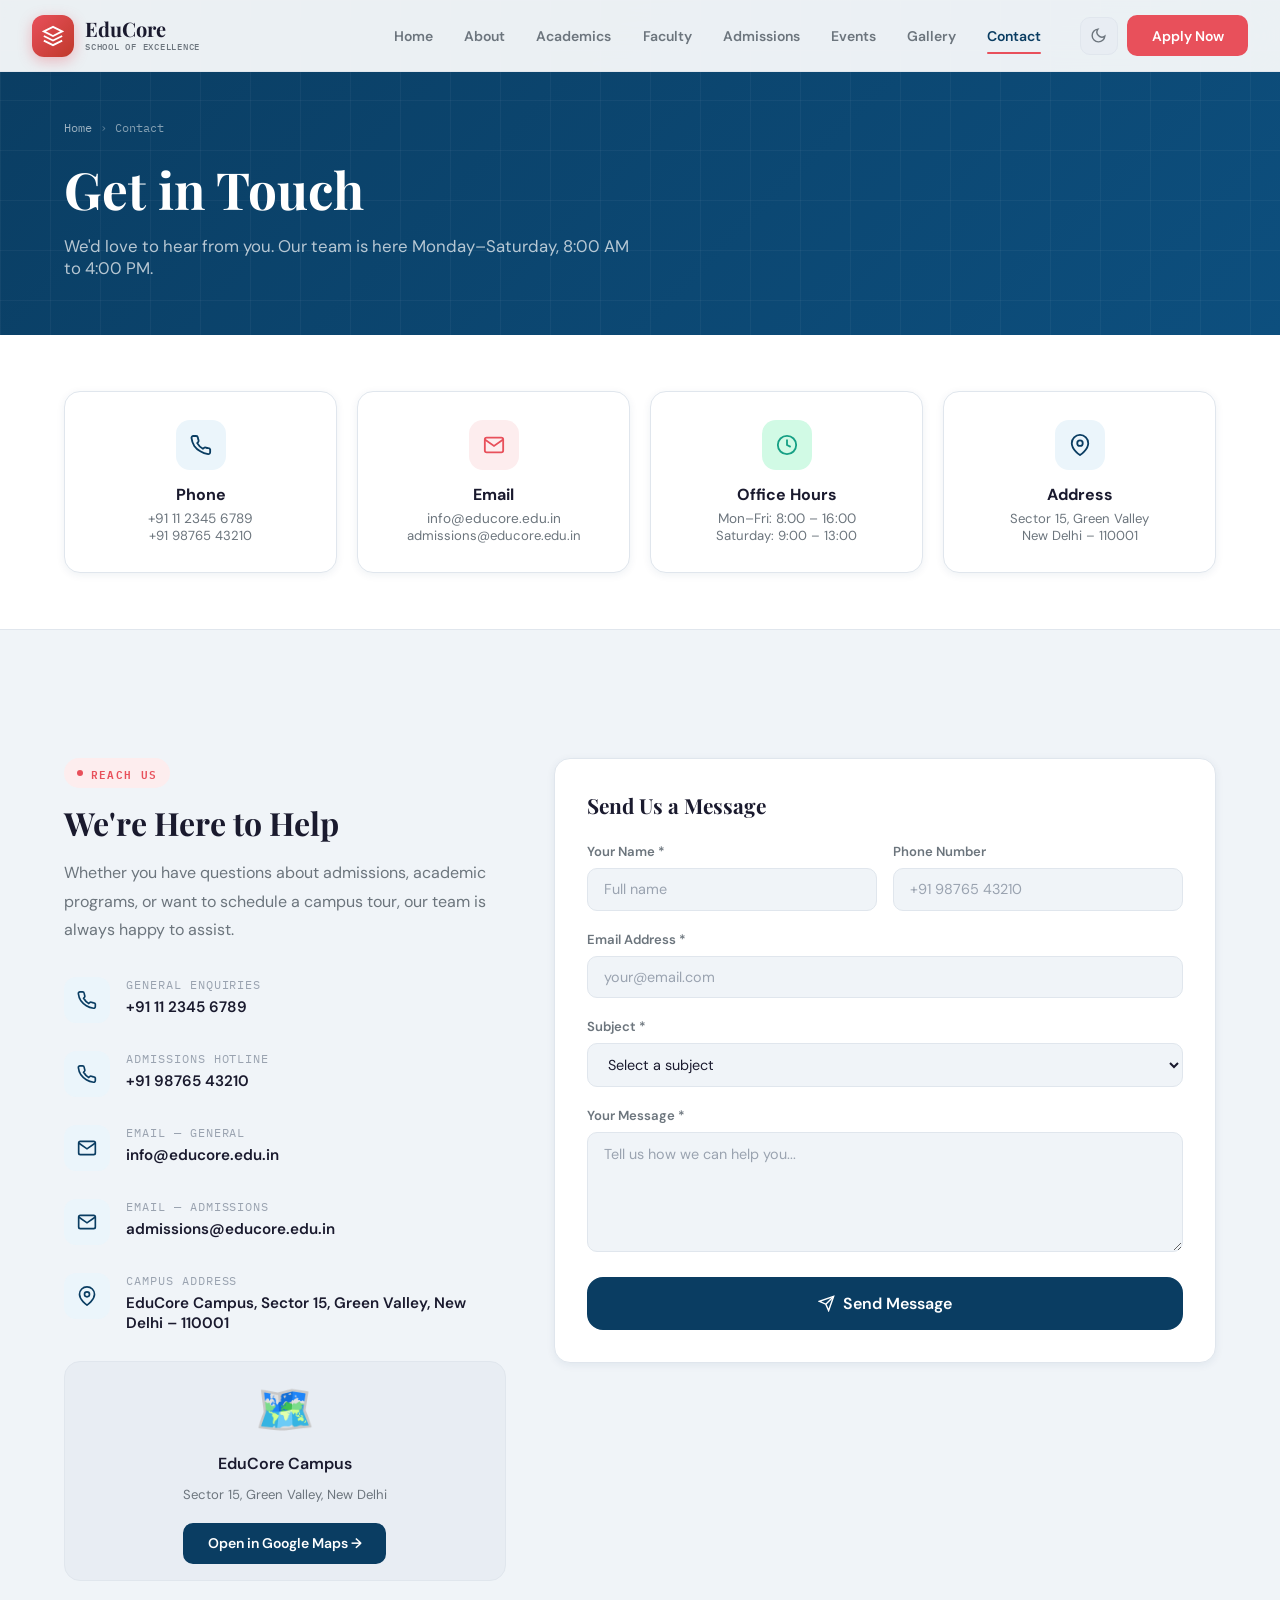
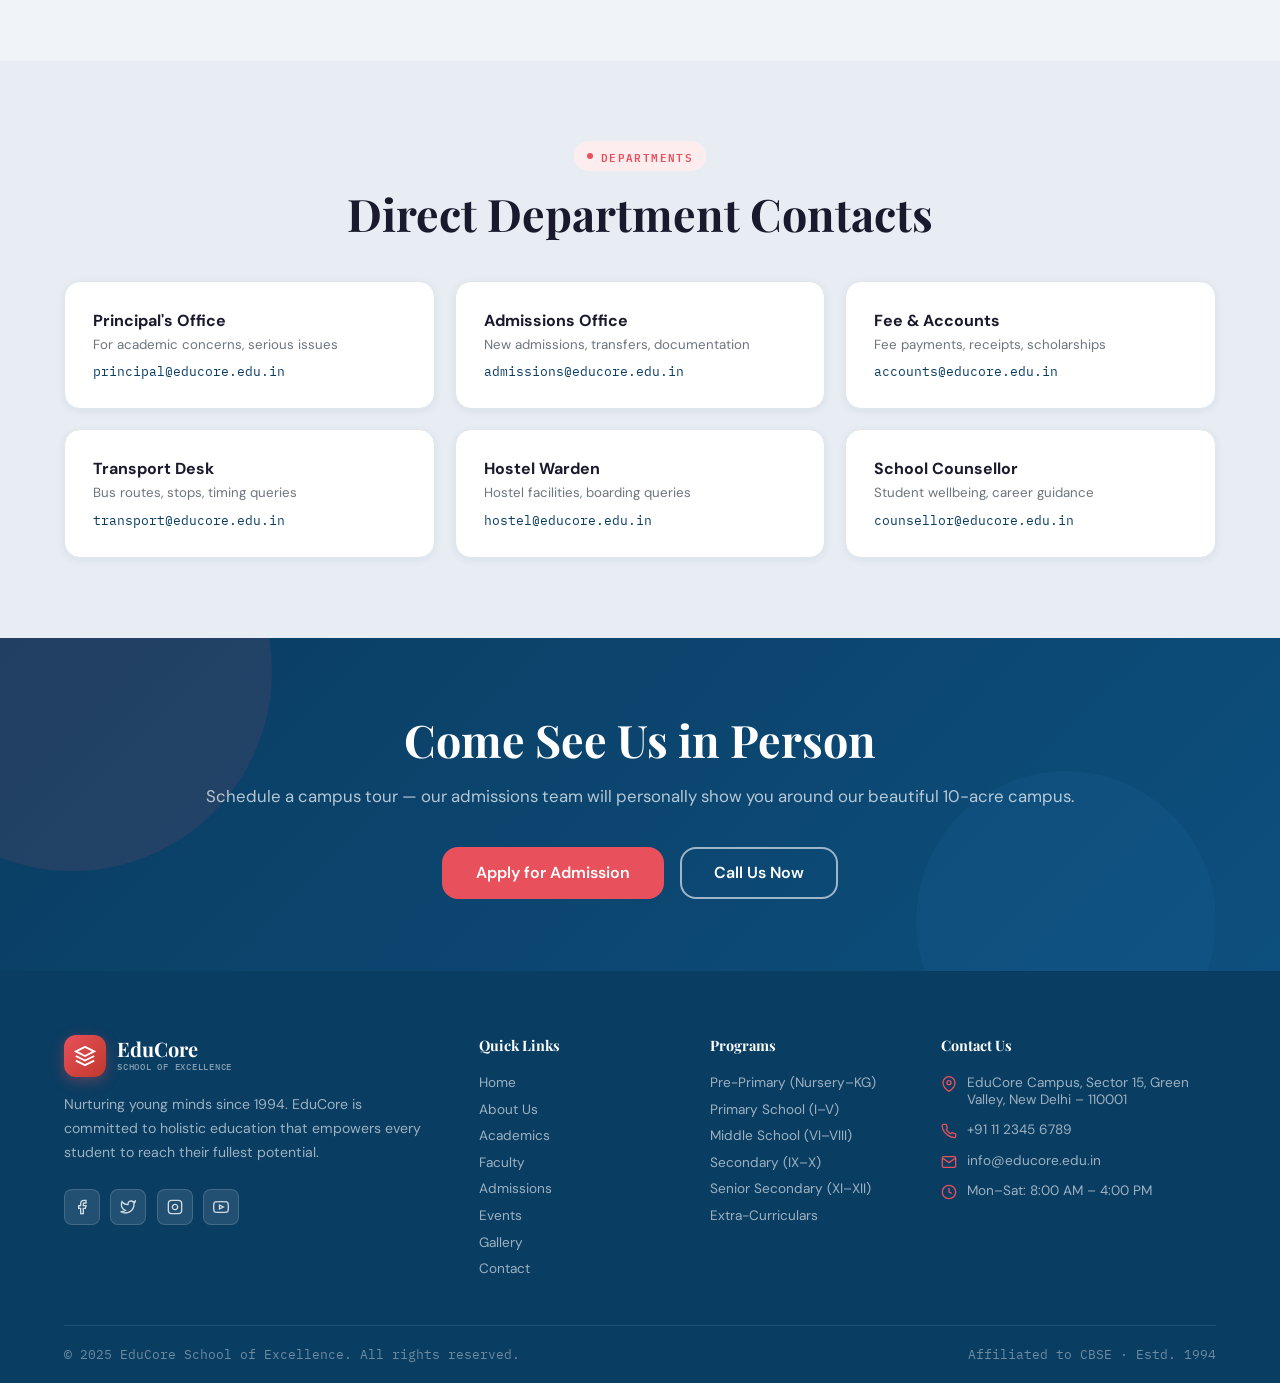
<file: pages/contact.html>
<!DOCTYPE html>
<html lang="en">
<head>
  <meta charset="UTF-8">
  <meta name="viewport" content="width=device-width, initial-scale=1.0">
  <title>Contact Us — EduCore School of Excellence</title>
  <meta name="description" content="Get in touch with EduCore School. Find our address, phone, email, and office hours. Schedule a campus visit today.">
    <link rel="manifest" href="../manifest.json">
    <meta name="theme-color" content="#0f172a">
    <meta name="mobile-web-app-capable" content="yes">
    <meta name="apple-mobile-web-app-capable" content="yes">
    <meta name="apple-mobile-web-app-status-bar-style" content="black-translucent">
    <meta name="apple-mobile-web-app-title" content="EduCore">
   <meta name="apple-mobile-web-app-title" content="EduCore"><meta name="viewport" content="width=device-width, initial-scale=1, maximum-scale=1, user-scalable=no, viewport-fit=cover">
  <link rel="stylesheet" href="../css/style.css">
  <link rel="icon" type="image/png" sizes="32x32" href="../favicon-32x32.png">
    <link rel="apple-touch-icon" href="../icon-192x192.png">
  <script>(function(){var t=localStorage.getItem('educore-theme');if(t)document.documentElement.setAttribute('data-theme',t);else if(window.matchMedia('(prefers-color-scheme:dark)').matches)document.documentElement.setAttribute('data-theme','dark');})();</script>
</head>
<body>

<div id="nav-placeholder"></div>

<div class="page-hero">
  <div class="container">
    <div class="page-hero-content">
      <div class="breadcrumb">
        <a href="../index.html">Home</a><span class="breadcrumb-sep">›</span><span>Contact</span>
      </div>
      <h1 class="page-hero-title">Get in Touch</h1>
      <p class="page-hero-sub">We'd love to hear from you. Our team is here Monday–Saturday, 8:00 AM to 4:00 PM.</p>
    </div>
  </div>
</div>

<!-- QUICK CONTACT CARDS -->
<section class="section-sm" style="background:var(--bg2);border-bottom:1px solid var(--border)">
  <div class="container">
    <div style="display:grid;grid-template-columns:repeat(4,1fr);gap:1.25rem">
      <div class="card aos-item" data-delay="0">
        <div class="card-body" style="text-align:center">
          <div style="width:50px;height:50px;border-radius:14px;background:var(--primary-xlight);display:flex;align-items:center;justify-content:center;margin:0 auto .9rem">
            <svg viewBox="0 0 24 24" width="22" height="22" fill="none" stroke="var(--primary)" stroke-width="2"><path d="M22 16.92v3a2 2 0 0 1-2.18 2 19.79 19.79 0 0 1-8.63-3.07A19.5 19.5 0 0 1 4.69 13a19.79 19.79 0 0 1-3.07-8.67A2 2 0 0 1 3.6 2.18h3a2 2 0 0 1 2 1.72c.127.96.361 1.903.7 2.81a2 2 0 0 1-.45 2.11L7.91 9.91a16 16 0 0 0 6.18 6.18l1.07-.87a2 2 0 0 1 2.11-.45c.907.339 1.85.573 2.81.7A2 2 0 0 1 22 16.92z"/></svg>
          </div>
          <div style="font-weight:700;color:var(--text);margin-bottom:.3rem">Phone</div>
          <div style="font-size:.85rem;color:var(--text2)">+91 11 2345 6789</div>
          <div style="font-size:.82rem;color:var(--text2)">+91 98765 43210</div>
        </div>
      </div>
      <div class="card aos-item" data-delay="60">
        <div class="card-body" style="text-align:center">
          <div style="width:50px;height:50px;border-radius:14px;background:var(--accent-light);display:flex;align-items:center;justify-content:center;margin:0 auto .9rem">
            <svg viewBox="0 0 24 24" width="22" height="22" fill="none" stroke="var(--accent)" stroke-width="2"><path d="M4 4h16c1.1 0 2 .9 2 2v12c0 1.1-.9 2-2 2H4c-1.1 0-2-.9-2-2V6c0-1.1.9-2 2-2z"/><polyline points="22,6 12,13 2,6"/></svg>
          </div>
          <div style="font-weight:700;color:var(--text);margin-bottom:.3rem">Email</div>
          <div style="font-size:.85rem;color:var(--text2)">info@educore.edu.in</div>
          <div style="font-size:.82rem;color:var(--text2)">admissions@educore.edu.in</div>
        </div>
      </div>
      <div class="card aos-item" data-delay="120">
        <div class="card-body" style="text-align:center">
          <div style="width:50px;height:50px;border-radius:14px;background:#D1FAE5;display:flex;align-items:center;justify-content:center;margin:0 auto .9rem">
            <svg viewBox="0 0 24 24" width="22" height="22" fill="none" stroke="var(--success)" stroke-width="2"><circle cx="12" cy="12" r="10"/><polyline points="12 6 12 12 16 14"/></svg>
          </div>
          <div style="font-weight:700;color:var(--text);margin-bottom:.3rem">Office Hours</div>
          <div style="font-size:.85rem;color:var(--text2)">Mon–Fri: 8:00 – 16:00</div>
          <div style="font-size:.82rem;color:var(--text2)">Saturday: 9:00 – 13:00</div>
        </div>
      </div>
      <div class="card aos-item" data-delay="180">
        <div class="card-body" style="text-align:center">
          <div style="width:50px;height:50px;border-radius:14px;background:var(--primary-xlight);display:flex;align-items:center;justify-content:center;margin:0 auto .9rem">
            <svg viewBox="0 0 24 24" width="22" height="22" fill="none" stroke="var(--primary)" stroke-width="2"><path d="M21 10c0 7-9 13-9 13s-9-6-9-13a9 9 0 0 1 18 0z"/><circle cx="12" cy="10" r="3"/></svg>
          </div>
          <div style="font-weight:700;color:var(--text);margin-bottom:.3rem">Address</div>
          <div style="font-size:.82rem;color:var(--text2)">Sector 15, Green Valley<br>New Delhi – 110001</div>
        </div>
      </div>
    </div>
  </div>
</section>

<!-- CONTACT FORM + MAP -->
<section class="section">
  <div class="container">
    <div class="contact-grid">
      <!-- Left: info -->
      <div class="aos-item">
        <div class="section-label">Reach Us</div>
        <h2 class="section-title" style="font-size:2rem">We're Here to Help</h2>
        <p style="color:var(--text2);line-height:1.8;margin-bottom:2rem">Whether you have questions about admissions, academic programs, or want to schedule a campus tour, our team is always happy to assist.</p>

        <div class="contact-info-item">
          <div class="contact-icon"><svg viewBox="0 0 24 24" width="20" height="20" fill="none" stroke="var(--primary)" stroke-width="2"><path d="M22 16.92v3a2 2 0 0 1-2.18 2 19.79 19.79 0 0 1-8.63-3.07A19.5 19.5 0 0 1 4.69 13a19.79 19.79 0 0 1-3.07-8.67A2 2 0 0 1 3.6 2.18h3a2 2 0 0 1 2 1.72c.127.96.361 1.903.7 2.81a2 2 0 0 1-.45 2.11L7.91 9.91a16 16 0 0 0 6.18 6.18l1.07-.87a2 2 0 0 1 2.11-.45c.907.339 1.85.573 2.81.7A2 2 0 0 1 22 16.92z"/></svg></div>
          <div>
            <div class="contact-info-label">General Enquiries</div>
            <div class="contact-info-val">+91 11 2345 6789</div>
          </div>
        </div>
        <div class="contact-info-item">
          <div class="contact-icon"><svg viewBox="0 0 24 24" width="20" height="20" fill="none" stroke="var(--primary)" stroke-width="2"><path d="M22 16.92v3a2 2 0 0 1-2.18 2 19.79 19.79 0 0 1-8.63-3.07A19.5 19.5 0 0 1 4.69 13a19.79 19.79 0 0 1-3.07-8.67A2 2 0 0 1 3.6 2.18h3a2 2 0 0 1 2 1.72c.127.96.361 1.903.7 2.81a2 2 0 0 1-.45 2.11L7.91 9.91a16 16 0 0 0 6.18 6.18l1.07-.87a2 2 0 0 1 2.11-.45c.907.339 1.85.573 2.81.7A2 2 0 0 1 22 16.92z"/></svg></div>
          <div>
            <div class="contact-info-label">Admissions Hotline</div>
            <div class="contact-info-val">+91 98765 43210</div>
          </div>
        </div>
        <div class="contact-info-item">
          <div class="contact-icon"><svg viewBox="0 0 24 24" width="20" height="20" fill="none" stroke="var(--primary)" stroke-width="2"><path d="M4 4h16c1.1 0 2 .9 2 2v12c0 1.1-.9 2-2 2H4c-1.1 0-2-.9-2-2V6c0-1.1.9-2 2-2z"/><polyline points="22,6 12,13 2,6"/></svg></div>
          <div>
            <div class="contact-info-label">Email — General</div>
            <div class="contact-info-val">info@educore.edu.in</div>
          </div>
        </div>
        <div class="contact-info-item">
          <div class="contact-icon"><svg viewBox="0 0 24 24" width="20" height="20" fill="none" stroke="var(--primary)" stroke-width="2"><path d="M4 4h16c1.1 0 2 .9 2 2v12c0 1.1-.9 2-2 2H4c-1.1 0-2-.9-2-2V6c0-1.1.9-2 2-2z"/><polyline points="22,6 12,13 2,6"/></svg></div>
          <div>
            <div class="contact-info-label">Email — Admissions</div>
            <div class="contact-info-val">admissions@educore.edu.in</div>
          </div>
        </div>
        <div class="contact-info-item">
          <div class="contact-icon"><svg viewBox="0 0 24 24" width="20" height="20" fill="none" stroke="var(--primary)" stroke-width="2"><path d="M21 10c0 7-9 13-9 13s-9-6-9-13a9 9 0 0 1 18 0z"/><circle cx="12" cy="10" r="3"/></svg></div>
          <div>
            <div class="contact-info-label">Campus Address</div>
            <div class="contact-info-val">EduCore Campus, Sector 15, Green Valley, New Delhi – 110001</div>
          </div>
        </div>

        <!-- Map placeholder -->
        <div style="margin-top:1.5rem;border-radius:var(--radius);overflow:hidden;background:var(--bg3);border:1px solid var(--border);height:220px;display:flex;align-items:center;justify-content:center;flex-direction:column;gap:.75rem">
          <div style="font-size:3rem">🗺️</div>
          <div style="font-weight:600;color:var(--text)">EduCore Campus</div>
          <div style="font-size:.82rem;color:var(--text2)">Sector 15, Green Valley, New Delhi</div>
          <a href="https://maps.google.com" target="_blank" class="btn btn-primary" style="margin-top:.5rem">Open in Google Maps →</a>
        </div>
      </div>

      <!-- Right: form -->
      <div class="aos-item" data-delay="100">
        <div class="contact-form">
          <div style="font-family:'Playfair Display',serif;font-size:1.3rem;font-weight:700;color:var(--text);margin-bottom:1.5rem">Send Us a Message</div>
          <form id="contactForm">
            <div class="form-row">
              <div class="form-group">
                <label class="form-label">Your Name *</label>
                <input type="text" class="form-input" placeholder="Full name" required>
              </div>
              <div class="form-group">
                <label class="form-label">Phone Number</label>
                <input type="tel" class="form-input" placeholder="+91 98765 43210">
              </div>
            </div>
            <div class="form-group">
              <label class="form-label">Email Address *</label>
              <input type="email" class="form-input" placeholder="your@email.com" required>
            </div>
            <div class="form-group">
              <label class="form-label">Subject *</label>
              <select class="form-input" required>
                <option value="">Select a subject</option>
                <option>Admission Enquiry</option>
                <option>Fee Information</option>
                <option>Campus Tour Request</option>
                <option>Academic Query</option>
                <option>Transport & Hostel</option>
                <option>Career / Employment</option>
                <option>General Feedback</option>
                <option>Other</option>
              </select>
            </div>
            <div class="form-group">
              <label class="form-label">Your Message *</label>
              <textarea class="form-input" rows="5" placeholder="Tell us how we can help you..." required></textarea>
            </div>
            <button type="submit" class="btn btn-primary btn-lg" style="width:100%;justify-content:center">
              <svg viewBox="0 0 24 24" width="18" height="18" fill="none" stroke="currentColor" stroke-width="2"><line x1="22" y1="2" x2="11" y2="13"/><polygon points="22 2 15 22 11 13 2 9 22 2"/></svg>
              Send Message
            </button>
          </form>
        </div>
      </div>
    </div>
  </div>
</section>

<!-- DEPARTMENTS -->
<section class="section" style="background:var(--bg3)">
  <div class="container">
    <div class="text-center aos-item">
      <div class="section-label">Departments</div>
      <h2 class="section-title">Direct Department Contacts</h2>
    </div>
    <div style="display:grid;grid-template-columns:repeat(3,1fr);gap:1.25rem;margin-top:2.5rem">
      <div class="card aos-item" data-delay="0">
        <div class="card-body">
          <div style="font-weight:700;color:var(--text);margin-bottom:.3rem">Principal's Office</div>
          <div style="font-size:.83rem;color:var(--text2);margin-bottom:.6rem">For academic concerns, serious issues</div>
          <div style="font-size:.83rem;color:var(--primary);font-family:'IBM Plex Mono',monospace">principal@educore.edu.in</div>
        </div>
      </div>
      <div class="card aos-item" data-delay="60">
        <div class="card-body">
          <div style="font-weight:700;color:var(--text);margin-bottom:.3rem">Admissions Office</div>
          <div style="font-size:.83rem;color:var(--text2);margin-bottom:.6rem">New admissions, transfers, documentation</div>
          <div style="font-size:.83rem;color:var(--primary);font-family:'IBM Plex Mono',monospace">admissions@educore.edu.in</div>
        </div>
      </div>
      <div class="card aos-item" data-delay="120">
        <div class="card-body">
          <div style="font-weight:700;color:var(--text);margin-bottom:.3rem">Fee & Accounts</div>
          <div style="font-size:.83rem;color:var(--text2);margin-bottom:.6rem">Fee payments, receipts, scholarships</div>
          <div style="font-size:.83rem;color:var(--primary);font-family:'IBM Plex Mono',monospace">accounts@educore.edu.in</div>
        </div>
      </div>
      <div class="card aos-item" data-delay="0">
        <div class="card-body">
          <div style="font-weight:700;color:var(--text);margin-bottom:.3rem">Transport Desk</div>
          <div style="font-size:.83rem;color:var(--text2);margin-bottom:.6rem">Bus routes, stops, timing queries</div>
          <div style="font-size:.83rem;color:var(--primary);font-family:'IBM Plex Mono',monospace">transport@educore.edu.in</div>
        </div>
      </div>
      <div class="card aos-item" data-delay="60">
        <div class="card-body">
          <div style="font-weight:700;color:var(--text);margin-bottom:.3rem">Hostel Warden</div>
          <div style="font-size:.83rem;color:var(--text2);margin-bottom:.6rem">Hostel facilities, boarding queries</div>
          <div style="font-size:.83rem;color:var(--primary);font-family:'IBM Plex Mono',monospace">hostel@educore.edu.in</div>
        </div>
      </div>
      <div class="card aos-item" data-delay="120">
        <div class="card-body">
          <div style="font-weight:700;color:var(--text);margin-bottom:.3rem">School Counsellor</div>
          <div style="font-size:.83rem;color:var(--text2);margin-bottom:.6rem">Student wellbeing, career guidance</div>
          <div style="font-size:.83rem;color:var(--primary);font-family:'IBM Plex Mono',monospace">counsellor@educore.edu.in</div>
        </div>
      </div>
    </div>
  </div>
</section>

<div class="cta-banner">
  <div class="container">
    <div class="cta-banner-content">
      <h2>Come See Us in Person</h2>
      <p>Schedule a campus tour — our admissions team will personally show you around our beautiful 10-acre campus.</p>
      <div class="cta-banner-btns">
        <a href="../pages/admissions.html" class="btn btn-accent btn-lg">Apply for Admission</a>
        <a href="tel:+911123456789" class="btn btn-outline-white btn-lg">Call Us Now</a>
      </div>
    </div>
  </div>
</div>

<div id="footer-placeholder"></div>
<script src="../js/nav.js"></script>
<script src="../js/footer.js"></script>
<script src="../js/main.js"></script>
<script>renderNav('contact.html','../');renderFooter('../');</script>
</body>
</html>
</file>
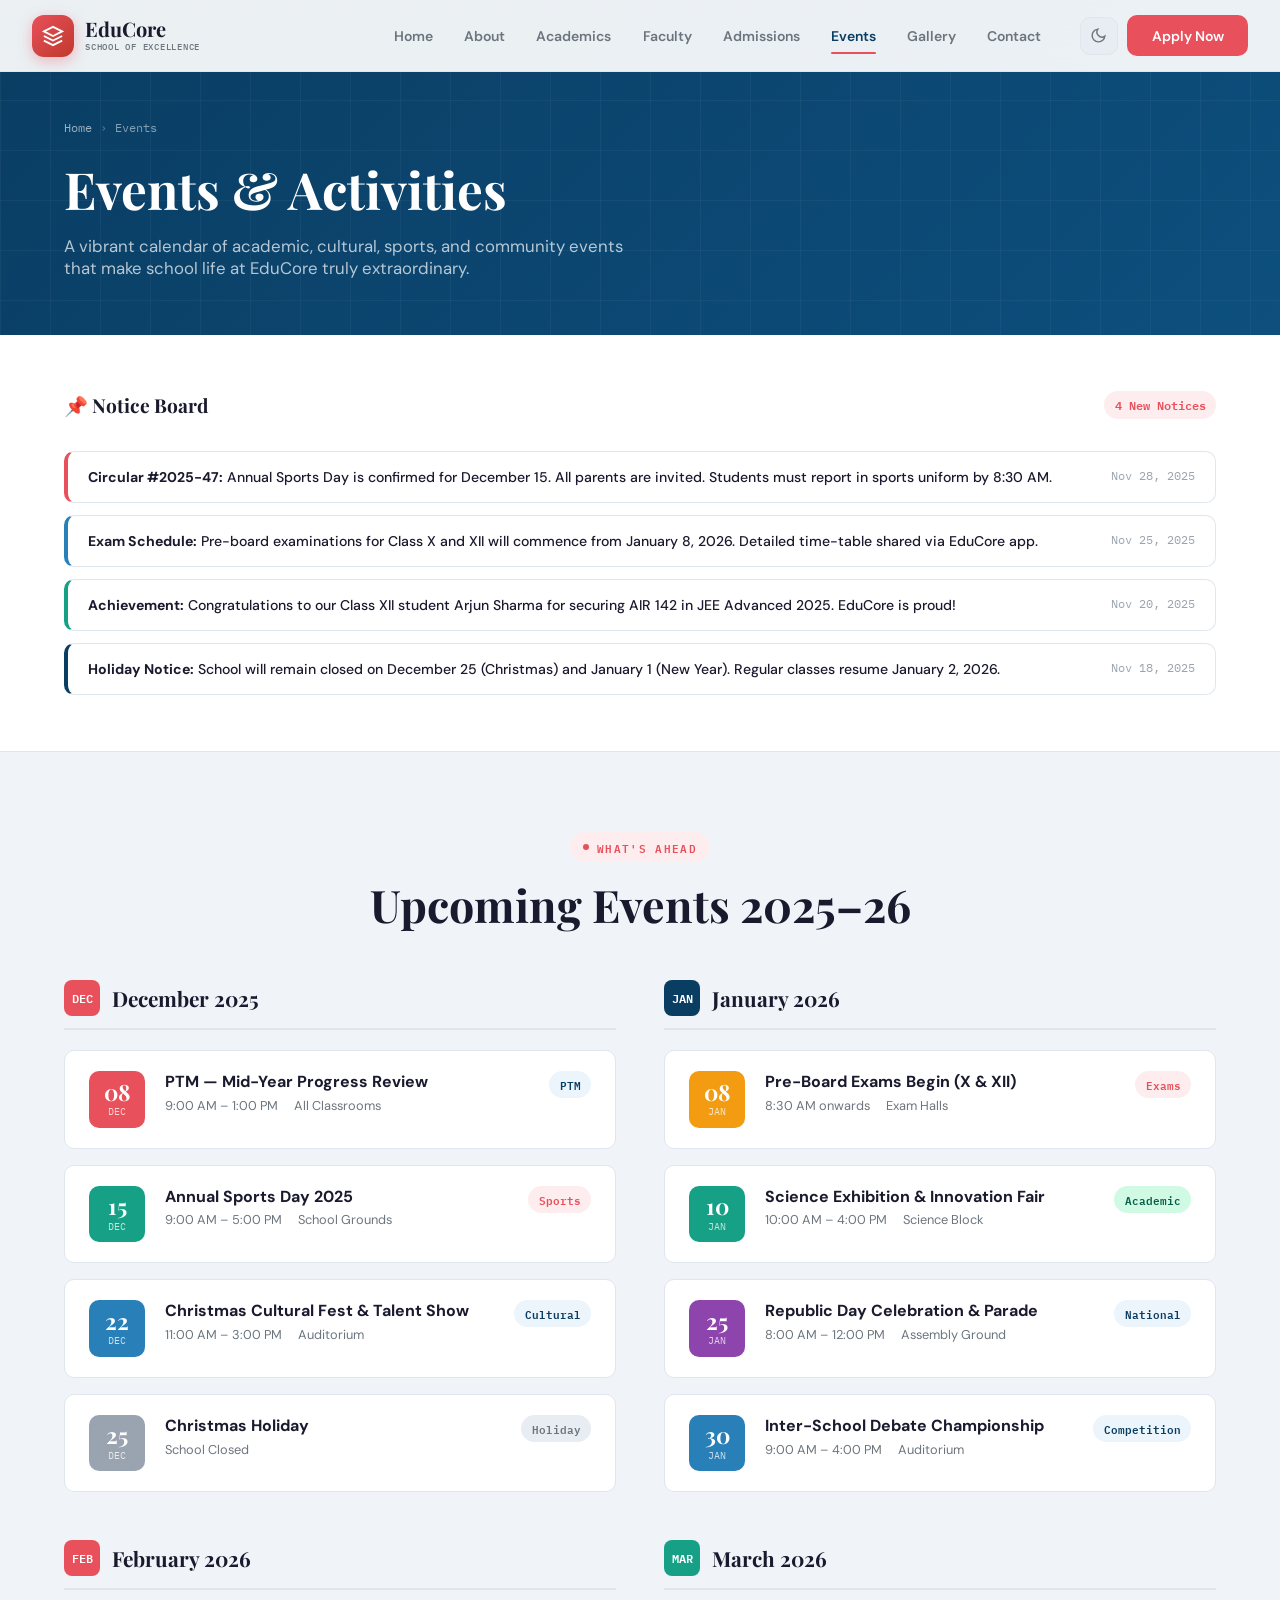
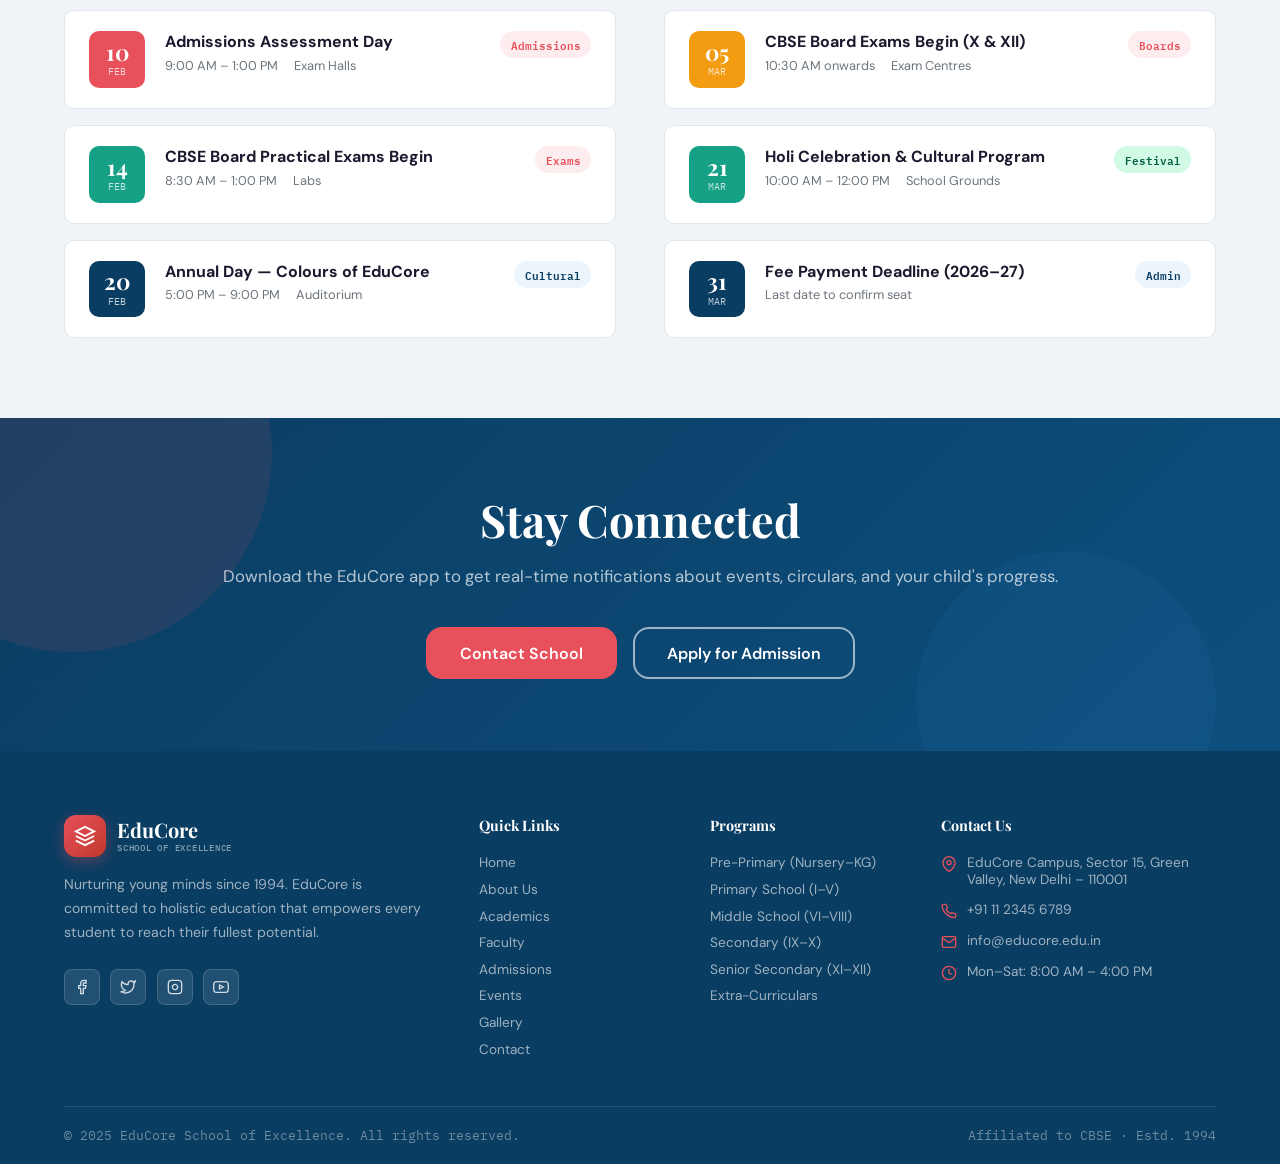
<file: pages/events.html>
<!DOCTYPE html>
<html lang="en">
<head>
  <meta charset="UTF-8">
  <meta name="viewport" content="width=device-width, initial-scale=1.0">
  <title>Events — EduCore School of Excellence</title>
  <meta name="description" content="Stay up-to-date with EduCore School's events, celebrations, competitions, and important announcements.">
    <link rel="manifest" href="../manifest.json">
    <meta name="theme-color" content="#0f172a">
    <meta name="mobile-web-app-capable" content="yes">
    <meta name="apple-mobile-web-app-capable" content="yes">
    <meta name="apple-mobile-web-app-status-bar-style" content="black-translucent">
    <meta name="apple-mobile-web-app-title" content="EduCore">
   <meta name="apple-mobile-web-app-title" content="EduCore"><meta name="viewport" content="width=device-width, initial-scale=1, maximum-scale=1, user-scalable=no, viewport-fit=cover">
  <link rel="stylesheet" href="../css/style.css">
   <link rel="icon" type="image/png" sizes="32x32" href="../favicon-32x32.png">
    <link rel="apple-touch-icon" href="../icon-192x192.png">
  <script>(function(){var t=localStorage.getItem('educore-theme');if(t)document.documentElement.setAttribute('data-theme',t);else if(window.matchMedia('(prefers-color-scheme:dark)').matches)document.documentElement.setAttribute('data-theme','dark');})();</script>
</head>
<body>

<div id="nav-placeholder"></div>

<div class="page-hero">
  <div class="container">
    <div class="page-hero-content">
      <div class="breadcrumb">
        <a href="../index.html">Home</a><span class="breadcrumb-sep">›</span><span>Events</span>
      </div>
      <h1 class="page-hero-title">Events & Activities</h1>
      <p class="page-hero-sub">A vibrant calendar of academic, cultural, sports, and community events that make school life at EduCore truly extraordinary.</p>
    </div>
  </div>
</div>

<!-- NOTICE BOARD -->
<section class="section-sm" style="background:var(--bg2);border-bottom:1px solid var(--border)">
  <div class="container">
    <div style="display:flex;align-items:center;justify-content:space-between;flex-wrap:wrap;gap:1rem;margin-bottom:1.25rem">
      <div style="font-family:'Playfair Display',serif;font-size:1.2rem;font-weight:700;color:var(--text)">📌 Notice Board</div>
      <span class="badge badge-accent">4 New Notices</span>
    </div>
    <div class="notice-list">
      <div class="notice-item urgent aos-item">
        <div class="notice-text"><strong>Circular #2025-47:</strong> Annual Sports Day is confirmed for December 15. All parents are invited. Students must report in sports uniform by 8:30 AM.</div>
        <div class="notice-date">Nov 28, 2025</div>
      </div>
      <div class="notice-item info aos-item" data-delay="40">
        <div class="notice-text"><strong>Exam Schedule:</strong> Pre-board examinations for Class X and XII will commence from January 8, 2026. Detailed time-table shared via EduCore app.</div>
        <div class="notice-date">Nov 25, 2025</div>
      </div>
      <div class="notice-item success aos-item" data-delay="80">
        <div class="notice-text"><strong>Achievement:</strong> Congratulations to our Class XII student Arjun Sharma for securing AIR 142 in JEE Advanced 2025. EduCore is proud!</div>
        <div class="notice-date">Nov 20, 2025</div>
      </div>
      <div class="notice-item aos-item" data-delay="120">
        <div class="notice-text"><strong>Holiday Notice:</strong> School will remain closed on December 25 (Christmas) and January 1 (New Year). Regular classes resume January 2, 2026.</div>
        <div class="notice-date">Nov 18, 2025</div>
      </div>
    </div>
  </div>
</section>

<!-- UPCOMING EVENTS -->
<section class="section">
  <div class="container">
    <div class="text-center aos-item">
      <div class="section-label">What's Ahead</div>
      <h2 class="section-title">Upcoming Events 2025–26</h2>
    </div>

    <div style="display:grid;grid-template-columns:1fr 1fr;gap:3rem;margin-top:3rem">
      <!-- December -->
      <div class="aos-item">
        <div style="font-family:'Playfair Display',serif;font-size:1.3rem;font-weight:700;color:var(--text);margin-bottom:1.25rem;padding-bottom:.75rem;border-bottom:2px solid var(--border);display:flex;align-items:center;gap:.75rem">
          <span style="width:36px;height:36px;border-radius:8px;background:var(--accent);color:#fff;display:flex;align-items:center;justify-content:center;font-size:.75rem;font-family:'IBM Plex Mono',monospace;font-weight:600;flex-shrink:0">DEC</span>
          December 2025
        </div>
        <div class="events-list" style="margin-top:0">
          <div class="event-item">
            <div class="event-date-box" style="background:var(--accent)"><div class="event-day">08</div><div class="event-month">Dec</div></div>
            <div class="event-info">
              <div class="event-name">PTM — Mid-Year Progress Review</div>
              <div class="event-meta"><span>9:00 AM – 1:00 PM</span><span>All Classrooms</span></div>
            </div>
            <span class="badge badge-primary event-tag">PTM</span>
          </div>
          <div class="event-item">
            <div class="event-date-box" style="background:var(--success)"><div class="event-day">15</div><div class="event-month">Dec</div></div>
            <div class="event-info">
              <div class="event-name">Annual Sports Day 2025</div>
              <div class="event-meta"><span>9:00 AM – 5:00 PM</span><span>School Grounds</span></div>
            </div>
            <span class="badge badge-accent event-tag">Sports</span>
          </div>
          <div class="event-item">
            <div class="event-date-box" style="background:var(--info)"><div class="event-day">22</div><div class="event-month">Dec</div></div>
            <div class="event-info">
              <div class="event-name">Christmas Cultural Fest & Talent Show</div>
              <div class="event-meta"><span>11:00 AM – 3:00 PM</span><span>Auditorium</span></div>
            </div>
            <span class="badge badge-primary event-tag">Cultural</span>
          </div>
          <div class="event-item">
            <div class="event-date-box" style="background:var(--text3)"><div class="event-day">25</div><div class="event-month">Dec</div></div>
            <div class="event-info">
              <div class="event-name">Christmas Holiday</div>
              <div class="event-meta"><span>School Closed</span></div>
            </div>
            <span class="badge event-tag" style="background:var(--bg3);color:var(--text2)">Holiday</span>
          </div>
        </div>
      </div>

      <!-- January -->
      <div class="aos-item" data-delay="100">
        <div style="font-family:'Playfair Display',serif;font-size:1.3rem;font-weight:700;color:var(--text);margin-bottom:1.25rem;padding-bottom:.75rem;border-bottom:2px solid var(--border);display:flex;align-items:center;gap:.75rem">
          <span style="width:36px;height:36px;border-radius:8px;background:var(--primary);color:#fff;display:flex;align-items:center;justify-content:center;font-size:.75rem;font-family:'IBM Plex Mono',monospace;font-weight:600;flex-shrink:0">JAN</span>
          January 2026
        </div>
        <div class="events-list" style="margin-top:0">
          <div class="event-item">
            <div class="event-date-box" style="background:var(--warning)"><div class="event-day">08</div><div class="event-month">Jan</div></div>
            <div class="event-info">
              <div class="event-name">Pre-Board Exams Begin (X & XII)</div>
              <div class="event-meta"><span>8:30 AM onwards</span><span>Exam Halls</span></div>
            </div>
            <span class="badge badge-accent event-tag">Exams</span>
          </div>
          <div class="event-item">
            <div class="event-date-box" style="background:var(--success)"><div class="event-day">10</div><div class="event-month">Jan</div></div>
            <div class="event-info">
              <div class="event-name">Science Exhibition & Innovation Fair</div>
              <div class="event-meta"><span>10:00 AM – 4:00 PM</span><span>Science Block</span></div>
            </div>
            <span class="badge badge-success event-tag">Academic</span>
          </div>
          <div class="event-item">
            <div class="event-date-box" style="background:var(--purple)"><div class="event-day">25</div><div class="event-month">Jan</div></div>
            <div class="event-info">
              <div class="event-name">Republic Day Celebration & Parade</div>
              <div class="event-meta"><span>8:00 AM – 12:00 PM</span><span>Assembly Ground</span></div>
            </div>
            <span class="badge badge-primary event-tag">National</span>
          </div>
          <div class="event-item">
            <div class="event-date-box" style="background:var(--info)"><div class="event-day">30</div><div class="event-month">Jan</div></div>
            <div class="event-info">
              <div class="event-name">Inter-School Debate Championship</div>
              <div class="event-meta"><span>9:00 AM – 4:00 PM</span><span>Auditorium</span></div>
            </div>
            <span class="badge badge-primary event-tag">Competition</span>
          </div>
        </div>
      </div>

      <!-- February -->
      <div class="aos-item">
        <div style="font-family:'Playfair Display',serif;font-size:1.3rem;font-weight:700;color:var(--text);margin-bottom:1.25rem;padding-bottom:.75rem;border-bottom:2px solid var(--border);display:flex;align-items:center;gap:.75rem">
          <span style="width:36px;height:36px;border-radius:8px;background:var(--accent);color:#fff;display:flex;align-items:center;justify-content:center;font-size:.75rem;font-family:'IBM Plex Mono',monospace;font-weight:600;flex-shrink:0">FEB</span>
          February 2026
        </div>
        <div class="events-list" style="margin-top:0">
          <div class="event-item">
            <div class="event-date-box" style="background:var(--accent)"><div class="event-day">10</div><div class="event-month">Feb</div></div>
            <div class="event-info">
              <div class="event-name">Admissions Assessment Day</div>
              <div class="event-meta"><span>9:00 AM – 1:00 PM</span><span>Exam Halls</span></div>
            </div>
            <span class="badge badge-accent event-tag">Admissions</span>
          </div>
          <div class="event-item">
            <div class="event-date-box" style="background:var(--success)"><div class="event-day">14</div><div class="event-month">Feb</div></div>
            <div class="event-info">
              <div class="event-name">CBSE Board Practical Exams Begin</div>
              <div class="event-meta"><span>8:30 AM – 1:00 PM</span><span>Labs</span></div>
            </div>
            <span class="badge badge-accent event-tag">Exams</span>
          </div>
          <div class="event-item">
            <div class="event-date-box" style="background:var(--primary)"><div class="event-day">20</div><div class="event-month">Feb</div></div>
            <div class="event-info">
              <div class="event-name">Annual Day — Colours of EduCore</div>
              <div class="event-meta"><span>5:00 PM – 9:00 PM</span><span>Auditorium</span></div>
            </div>
            <span class="badge badge-primary event-tag">Cultural</span>
          </div>
        </div>
      </div>

      <!-- March -->
      <div class="aos-item" data-delay="100">
        <div style="font-family:'Playfair Display',serif;font-size:1.3rem;font-weight:700;color:var(--text);margin-bottom:1.25rem;padding-bottom:.75rem;border-bottom:2px solid var(--border);display:flex;align-items:center;gap:.75rem">
          <span style="width:36px;height:36px;border-radius:8px;background:var(--success);color:#fff;display:flex;align-items:center;justify-content:center;font-size:.75rem;font-family:'IBM Plex Mono',monospace;font-weight:600;flex-shrink:0">MAR</span>
          March 2026
        </div>
        <div class="events-list" style="margin-top:0">
          <div class="event-item">
            <div class="event-date-box" style="background:var(--warning)"><div class="event-day">05</div><div class="event-month">Mar</div></div>
            <div class="event-info">
              <div class="event-name">CBSE Board Exams Begin (X & XII)</div>
              <div class="event-meta"><span>10:30 AM onwards</span><span>Exam Centres</span></div>
            </div>
            <span class="badge badge-accent event-tag">Boards</span>
          </div>
          <div class="event-item">
            <div class="event-date-box" style="background:var(--success)"><div class="event-day">21</div><div class="event-month">Mar</div></div>
            <div class="event-info">
              <div class="event-name">Holi Celebration & Cultural Program</div>
              <div class="event-meta"><span>10:00 AM – 12:00 PM</span><span>School Grounds</span></div>
            </div>
            <span class="badge badge-success event-tag">Festival</span>
          </div>
          <div class="event-item">
            <div class="event-date-box" style="background:var(--primary)"><div class="event-day">31</div><div class="event-month">Mar</div></div>
            <div class="event-info">
              <div class="event-name">Fee Payment Deadline (2026–27)</div>
              <div class="event-meta"><span>Last date to confirm seat</span></div>
            </div>
            <span class="badge badge-primary event-tag">Admin</span>
          </div>
        </div>
      </div>
    </div>
  </div>
</section>

<div class="cta-banner">
  <div class="container">
    <div class="cta-banner-content">
      <h2>Stay Connected</h2>
      <p>Download the EduCore app to get real-time notifications about events, circulars, and your child's progress.</p>
      <div class="cta-banner-btns">
        <a href="../pages/contact.html" class="btn btn-accent btn-lg">Contact School</a>
        <a href="../pages/admissions.html" class="btn btn-outline-white btn-lg">Apply for Admission</a>
      </div>
    </div>
  </div>
</div>

<div id="footer-placeholder"></div>
<script src="../js/nav.js"></script>
<script src="../js/footer.js"></script>
<script src="../js/main.js"></script>
<script>renderNav('events.html','../');renderFooter('../');</script>
</body>
</html>
</file>
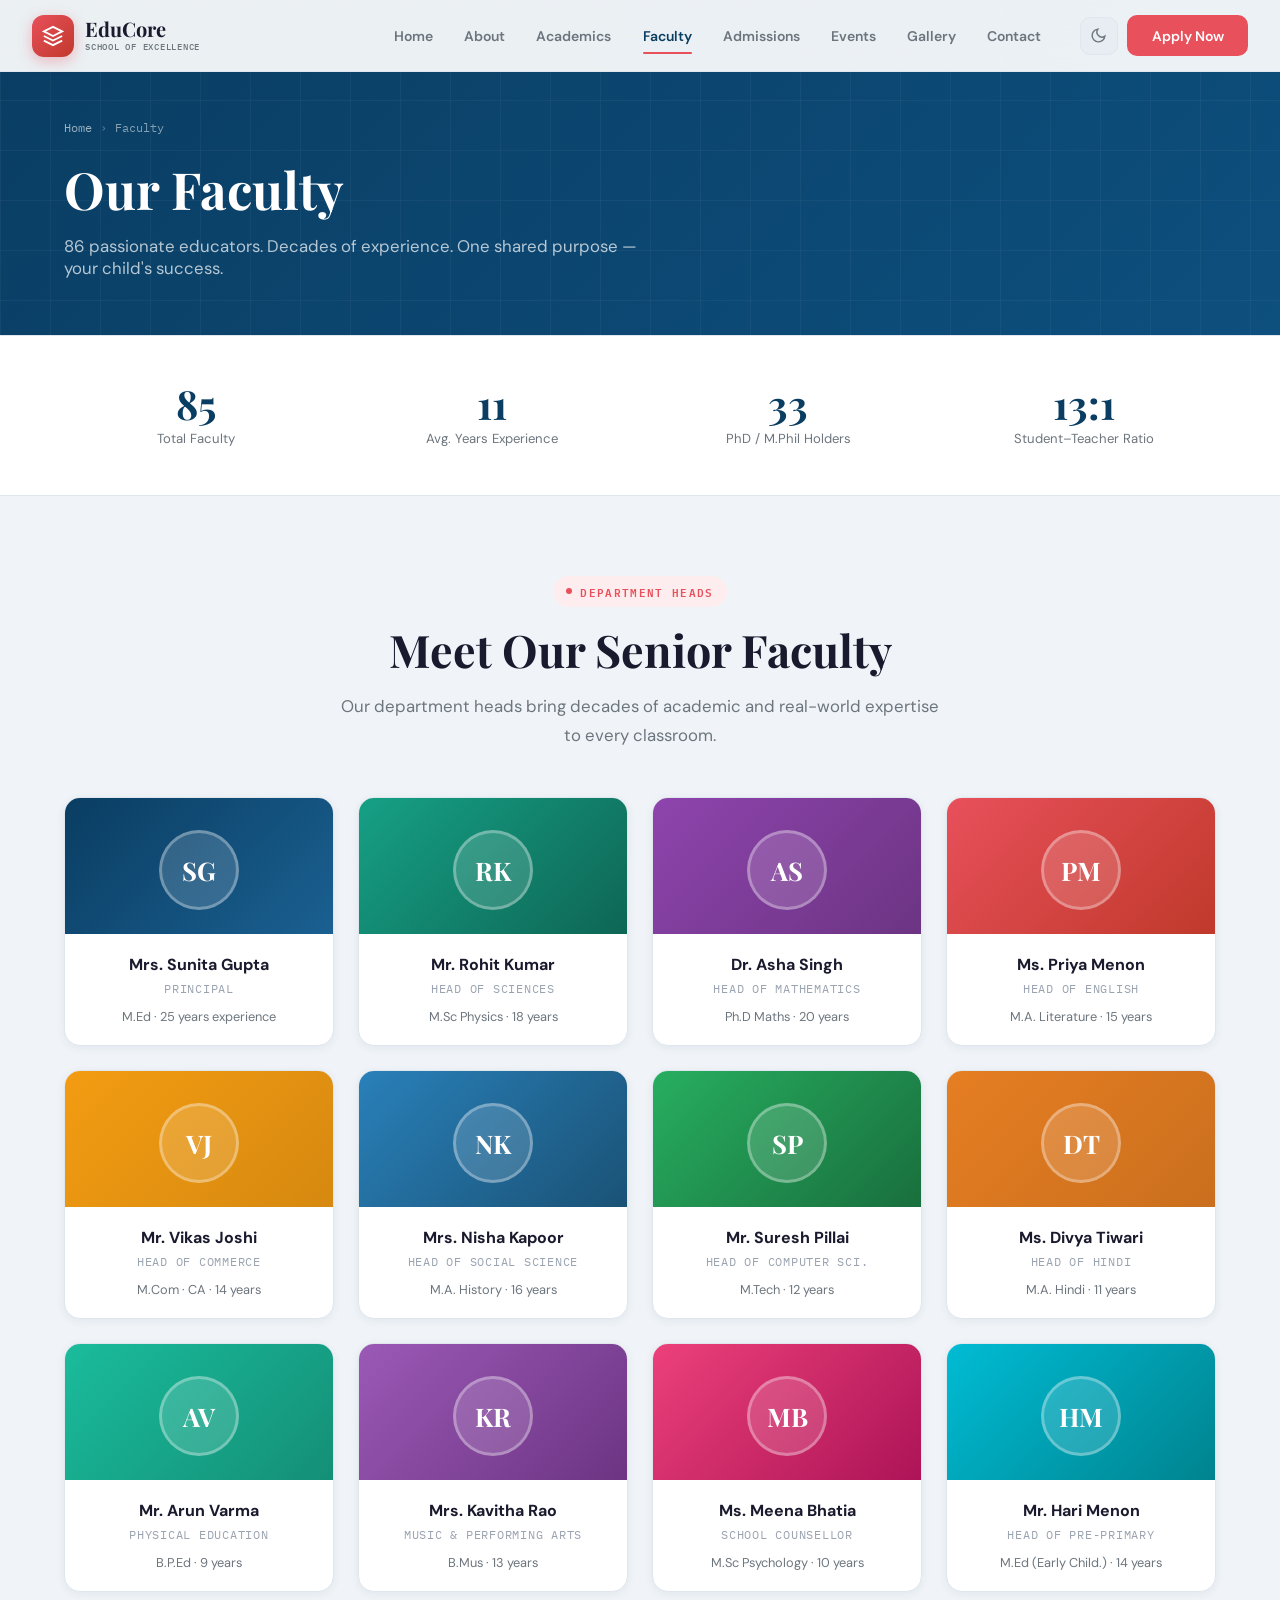
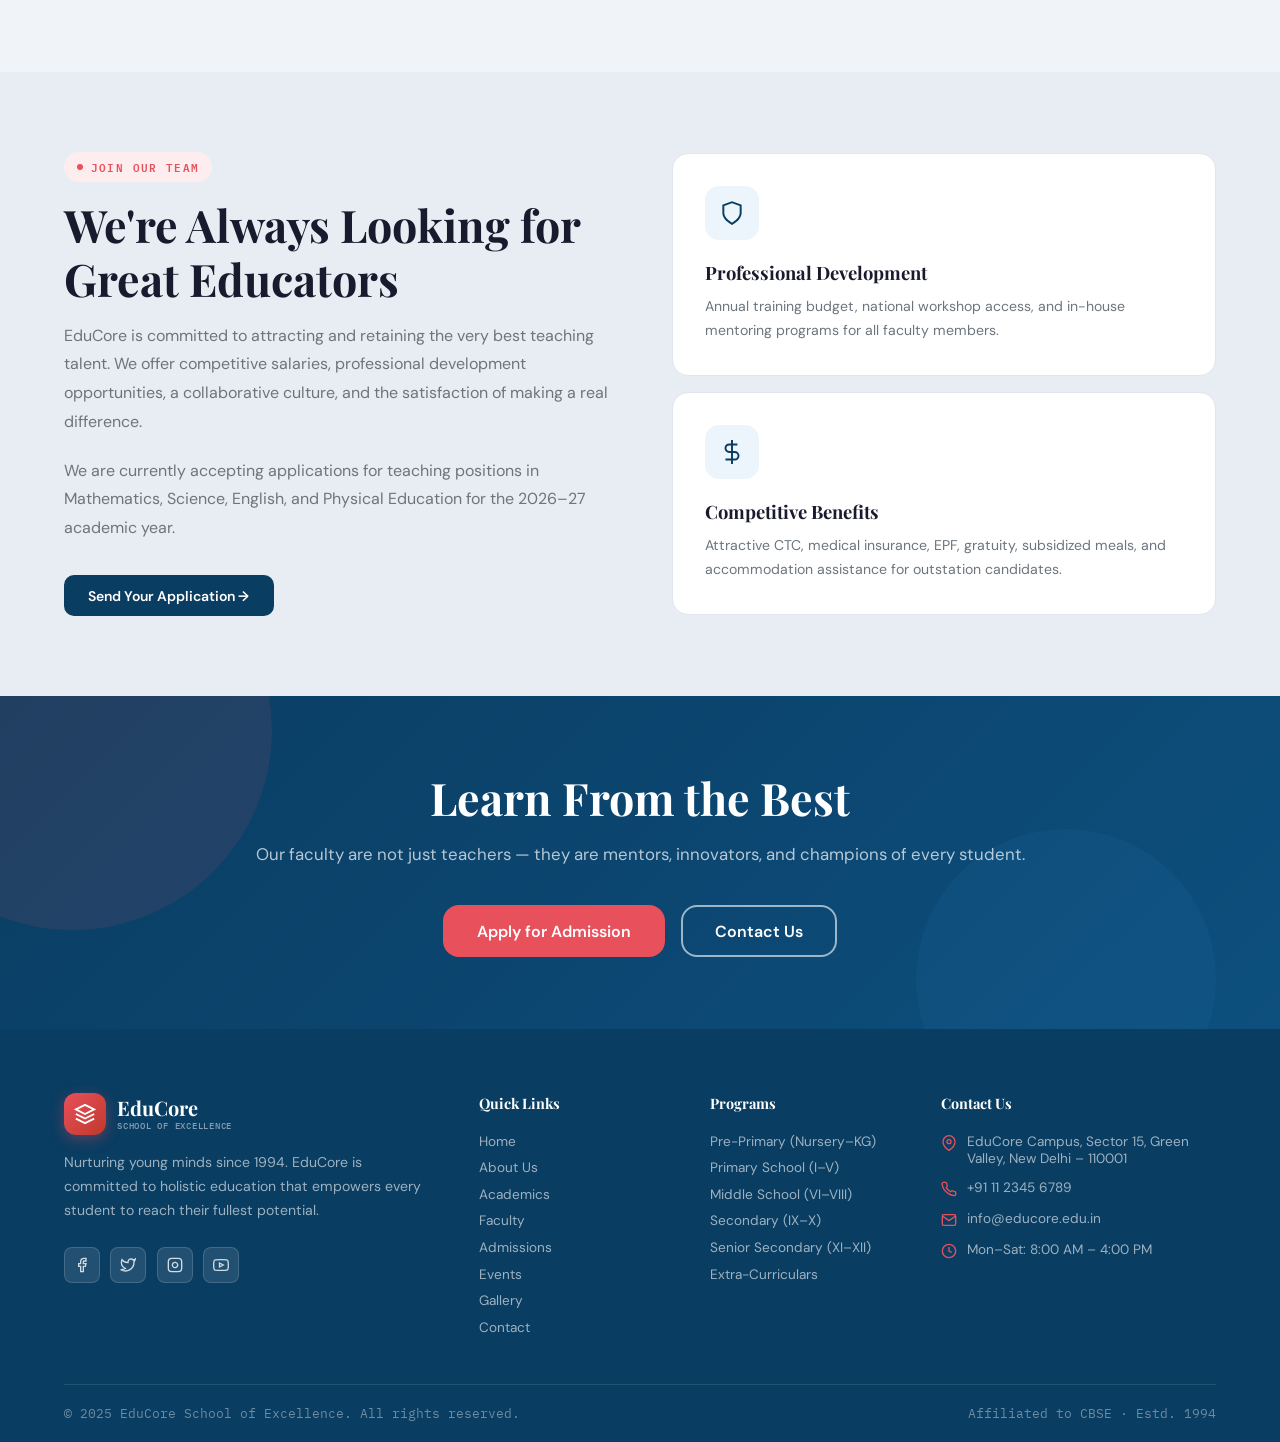
<file: pages/faculty.html>
<!DOCTYPE html>
<html lang="en">
<head>
  <meta charset="UTF-8">
  <meta name="viewport" content="width=device-width, initial-scale=1.0">
  <title>Faculty — EduCore School of Excellence</title>
  <meta name="description" content="Meet EduCore's expert faculty — 86 qualified, passionate educators dedicated to student success.">
    <link rel="manifest" href="../manifest.json">
    <meta name="theme-color" content="#0f172a">
    <meta name="mobile-web-app-capable" content="yes">
    <meta name="apple-mobile-web-app-capable" content="yes">
    <meta name="apple-mobile-web-app-status-bar-style" content="black-translucent">
    <meta name="apple-mobile-web-app-title" content="EduCore">
   <meta name="apple-mobile-web-app-title" content="EduCore"><meta name="viewport" content="width=device-width, initial-scale=1, maximum-scale=1, user-scalable=no, viewport-fit=cover">
  <link rel="stylesheet" href="../css/style.css">
   <link rel="icon" type="image/png" sizes="32x32" href="../favicon-32x32.png">
    <link rel="apple-touch-icon" href="../icon-192x192.png">
  <script>(function(){var t=localStorage.getItem('educore-theme');if(t)document.documentElement.setAttribute('data-theme',t);else if(window.matchMedia('(prefers-color-scheme:dark)').matches)document.documentElement.setAttribute('data-theme','dark');})();</script>
</head>
<body>

<div id="nav-placeholder"></div>

<div class="page-hero">
  <div class="container">
    <div class="page-hero-content">
      <div class="breadcrumb">
        <a href="../index.html">Home</a><span class="breadcrumb-sep">›</span><span>Faculty</span>
      </div>
      <h1 class="page-hero-title">Our Faculty</h1>
      <p class="page-hero-sub">86 passionate educators. Decades of experience. One shared purpose — your child's success.</p>
    </div>
  </div>
</div>

<!-- STATS -->
<div class="stats-band">
  <div class="container">
    <div class="stats-band-grid">
      <div class="text-center aos-item"><div class="stat-band-val" data-count="86">0</div><div class="stat-band-lbl">Total Faculty</div></div>
      <div class="text-center aos-item" data-delay="80"><div class="stat-band-val" data-count="12">0</div><div class="stat-band-lbl">Avg. Years Experience</div></div>
      <div class="text-center aos-item" data-delay="160"><div class="stat-band-val" data-count="34">0</div><div class="stat-band-lbl">PhD / M.Phil Holders</div></div>
      <div class="text-center aos-item" data-delay="240"><div class="stat-band-val" data-count="14" data-suffix=":1">0</div><div class="stat-band-lbl">Student–Teacher Ratio</div></div>
    </div>
  </div>
</div>

<!-- FACULTY GRID -->
<section class="section">
  <div class="container">
    <div class="text-center aos-item">
      <div class="section-label">Department Heads</div>
      <h2 class="section-title">Meet Our Senior Faculty</h2>
      <p class="section-subtitle" style="margin:0 auto">Our department heads bring decades of academic and real-world expertise to every classroom.</p>
    </div>

    <div class="faculty-grid" style="margin-top:3rem">
      <!-- Row 1 -->
      <div class="faculty-card aos-item" data-delay="0">
        <div class="faculty-avatar-wrap">
          <div class="faculty-avatar">SG</div>
        </div>
        <div class="faculty-body">
          <div class="faculty-name">Mrs. Sunita Gupta</div>
          <div class="faculty-dept">Principal</div>
          <div class="faculty-exp">M.Ed · 25 years experience</div>
        </div>
      </div>
      <div class="faculty-card aos-item" data-delay="60">
        <div class="faculty-avatar-wrap" style="background:linear-gradient(135deg,#16A085,#0E6655)">
          <div class="faculty-avatar">RK</div>
        </div>
        <div class="faculty-body">
          <div class="faculty-name">Mr. Rohit Kumar</div>
          <div class="faculty-dept">Head of Sciences</div>
          <div class="faculty-exp">M.Sc Physics · 18 years</div>
        </div>
      </div>
      <div class="faculty-card aos-item" data-delay="120">
        <div class="faculty-avatar-wrap" style="background:linear-gradient(135deg,#8E44AD,#6C3483)">
          <div class="faculty-avatar">AS</div>
        </div>
        <div class="faculty-body">
          <div class="faculty-name">Dr. Asha Singh</div>
          <div class="faculty-dept">Head of Mathematics</div>
          <div class="faculty-exp">Ph.D Maths · 20 years</div>
        </div>
      </div>
      <div class="faculty-card aos-item" data-delay="180">
        <div class="faculty-avatar-wrap" style="background:linear-gradient(135deg,#E8505B,#c0392b)">
          <div class="faculty-avatar">PM</div>
        </div>
        <div class="faculty-body">
          <div class="faculty-name">Ms. Priya Menon</div>
          <div class="faculty-dept">Head of English</div>
          <div class="faculty-exp">M.A. Literature · 15 years</div>
        </div>
      </div>
      <!-- Row 2 -->
      <div class="faculty-card aos-item" data-delay="0">
        <div class="faculty-avatar-wrap" style="background:linear-gradient(135deg,#F39C12,#d68910)">
          <div class="faculty-avatar">VJ</div>
        </div>
        <div class="faculty-body">
          <div class="faculty-name">Mr. Vikas Joshi</div>
          <div class="faculty-dept">Head of Commerce</div>
          <div class="faculty-exp">M.Com · CA · 14 years</div>
        </div>
      </div>
      <div class="faculty-card aos-item" data-delay="60">
        <div class="faculty-avatar-wrap" style="background:linear-gradient(135deg,#2980B9,#1a5276)">
          <div class="faculty-avatar">NK</div>
        </div>
        <div class="faculty-body">
          <div class="faculty-name">Mrs. Nisha Kapoor</div>
          <div class="faculty-dept">Head of Social Science</div>
          <div class="faculty-exp">M.A. History · 16 years</div>
        </div>
      </div>
      <div class="faculty-card aos-item" data-delay="120">
        <div class="faculty-avatar-wrap" style="background:linear-gradient(135deg,#27AE60,#196F3D)">
          <div class="faculty-avatar">SP</div>
        </div>
        <div class="faculty-body">
          <div class="faculty-name">Mr. Suresh Pillai</div>
          <div class="faculty-dept">Head of Computer Sci.</div>
          <div class="faculty-exp">M.Tech · 12 years</div>
        </div>
      </div>
      <div class="faculty-card aos-item" data-delay="180">
        <div class="faculty-avatar-wrap" style="background:linear-gradient(135deg,#E67E22,#CA6F1E)">
          <div class="faculty-avatar">DT</div>
        </div>
        <div class="faculty-body">
          <div class="faculty-name">Ms. Divya Tiwari</div>
          <div class="faculty-dept">Head of Hindi</div>
          <div class="faculty-exp">M.A. Hindi · 11 years</div>
        </div>
      </div>
      <!-- Row 3 -->
      <div class="faculty-card aos-item" data-delay="0">
        <div class="faculty-avatar-wrap" style="background:linear-gradient(135deg,#1ABC9C,#148F77)">
          <div class="faculty-avatar">AV</div>
        </div>
        <div class="faculty-body">
          <div class="faculty-name">Mr. Arun Varma</div>
          <div class="faculty-dept">Physical Education</div>
          <div class="faculty-exp">B.P.Ed · 9 years</div>
        </div>
      </div>
      <div class="faculty-card aos-item" data-delay="60">
        <div class="faculty-avatar-wrap" style="background:linear-gradient(135deg,#9B59B6,#6C3483)">
          <div class="faculty-avatar">KR</div>
        </div>
        <div class="faculty-body">
          <div class="faculty-name">Mrs. Kavitha Rao</div>
          <div class="faculty-dept">Music & Performing Arts</div>
          <div class="faculty-exp">B.Mus · 13 years</div>
        </div>
      </div>
      <div class="faculty-card aos-item" data-delay="120">
        <div class="faculty-avatar-wrap" style="background:linear-gradient(135deg,#EC407A,#AD1457)">
          <div class="faculty-avatar">MB</div>
        </div>
        <div class="faculty-body">
          <div class="faculty-name">Ms. Meena Bhatia</div>
          <div class="faculty-dept">School Counsellor</div>
          <div class="faculty-exp">M.Sc Psychology · 10 years</div>
        </div>
      </div>
      <div class="faculty-card aos-item" data-delay="180">
        <div class="faculty-avatar-wrap" style="background:linear-gradient(135deg,#00BCD4,#00838F)">
          <div class="faculty-avatar">HM</div>
        </div>
        <div class="faculty-body">
          <div class="faculty-name">Mr. Hari Menon</div>
          <div class="faculty-dept">Head of Pre-Primary</div>
          <div class="faculty-exp">M.Ed (Early Child.) · 14 years</div>
        </div>
      </div>
    </div>
  </div>
</section>

<!-- RECRUITMENT -->
<section class="section" style="background:var(--bg3)">
  <div class="container">
    <div class="about-grid">
      <div class="aos-item">
        <div class="section-label">Join Our Team</div>
        <h2 class="section-title">We're Always Looking for Great Educators</h2>
        <p style="color:var(--text2);line-height:1.8;margin-bottom:1.25rem">EduCore is committed to attracting and retaining the very best teaching talent. We offer competitive salaries, professional development opportunities, a collaborative culture, and the satisfaction of making a real difference.</p>
        <p style="color:var(--text2);line-height:1.8;margin-bottom:2rem">We are currently accepting applications for teaching positions in Mathematics, Science, English, and Physical Education for the 2026–27 academic year.</p>
        <a href="../pages/contact.html" class="btn btn-primary">Send Your Application →</a>
      </div>
      <div class="aos-item" data-delay="100">
        <div class="why-card" style="margin-bottom:1rem">
          <div class="why-icon"><svg viewBox="0 0 24 24"><path d="M12 22s8-4 8-10V5l-8-3-8 3v7c0 6 8 10 8 10z"/></svg></div>
          <div class="why-title">Professional Development</div>
          <p class="why-desc">Annual training budget, national workshop access, and in-house mentoring programs for all faculty members.</p>
        </div>
        <div class="why-card">
          <div class="why-icon"><svg viewBox="0 0 24 24"><line x1="12" y1="1" x2="12" y2="23"/><path d="M17 5H9.5a3.5 3.5 0 0 0 0 7h5a3.5 3.5 0 0 1 0 7H6"/></svg></div>
          <div class="why-title">Competitive Benefits</div>
          <p class="why-desc">Attractive CTC, medical insurance, EPF, gratuity, subsidized meals, and accommodation assistance for outstation candidates.</p>
        </div>
      </div>
    </div>
  </div>
</section>

<div class="cta-banner">
  <div class="container">
    <div class="cta-banner-content">
      <h2>Learn From the Best</h2>
      <p>Our faculty are not just teachers — they are mentors, innovators, and champions of every student.</p>
      <div class="cta-banner-btns">
        <a href="../pages/admissions.html" class="btn btn-accent btn-lg">Apply for Admission</a>
        <a href="../pages/contact.html" class="btn btn-outline-white btn-lg">Contact Us</a>
      </div>
    </div>
  </div>
</div>

<div id="footer-placeholder"></div>
<script src="../js/nav.js"></script>
<script src="../js/footer.js"></script>
<script src="../js/main.js"></script>
<script>renderNav('faculty.html','../');renderFooter('../');</script>
</body>
</html>
</file>
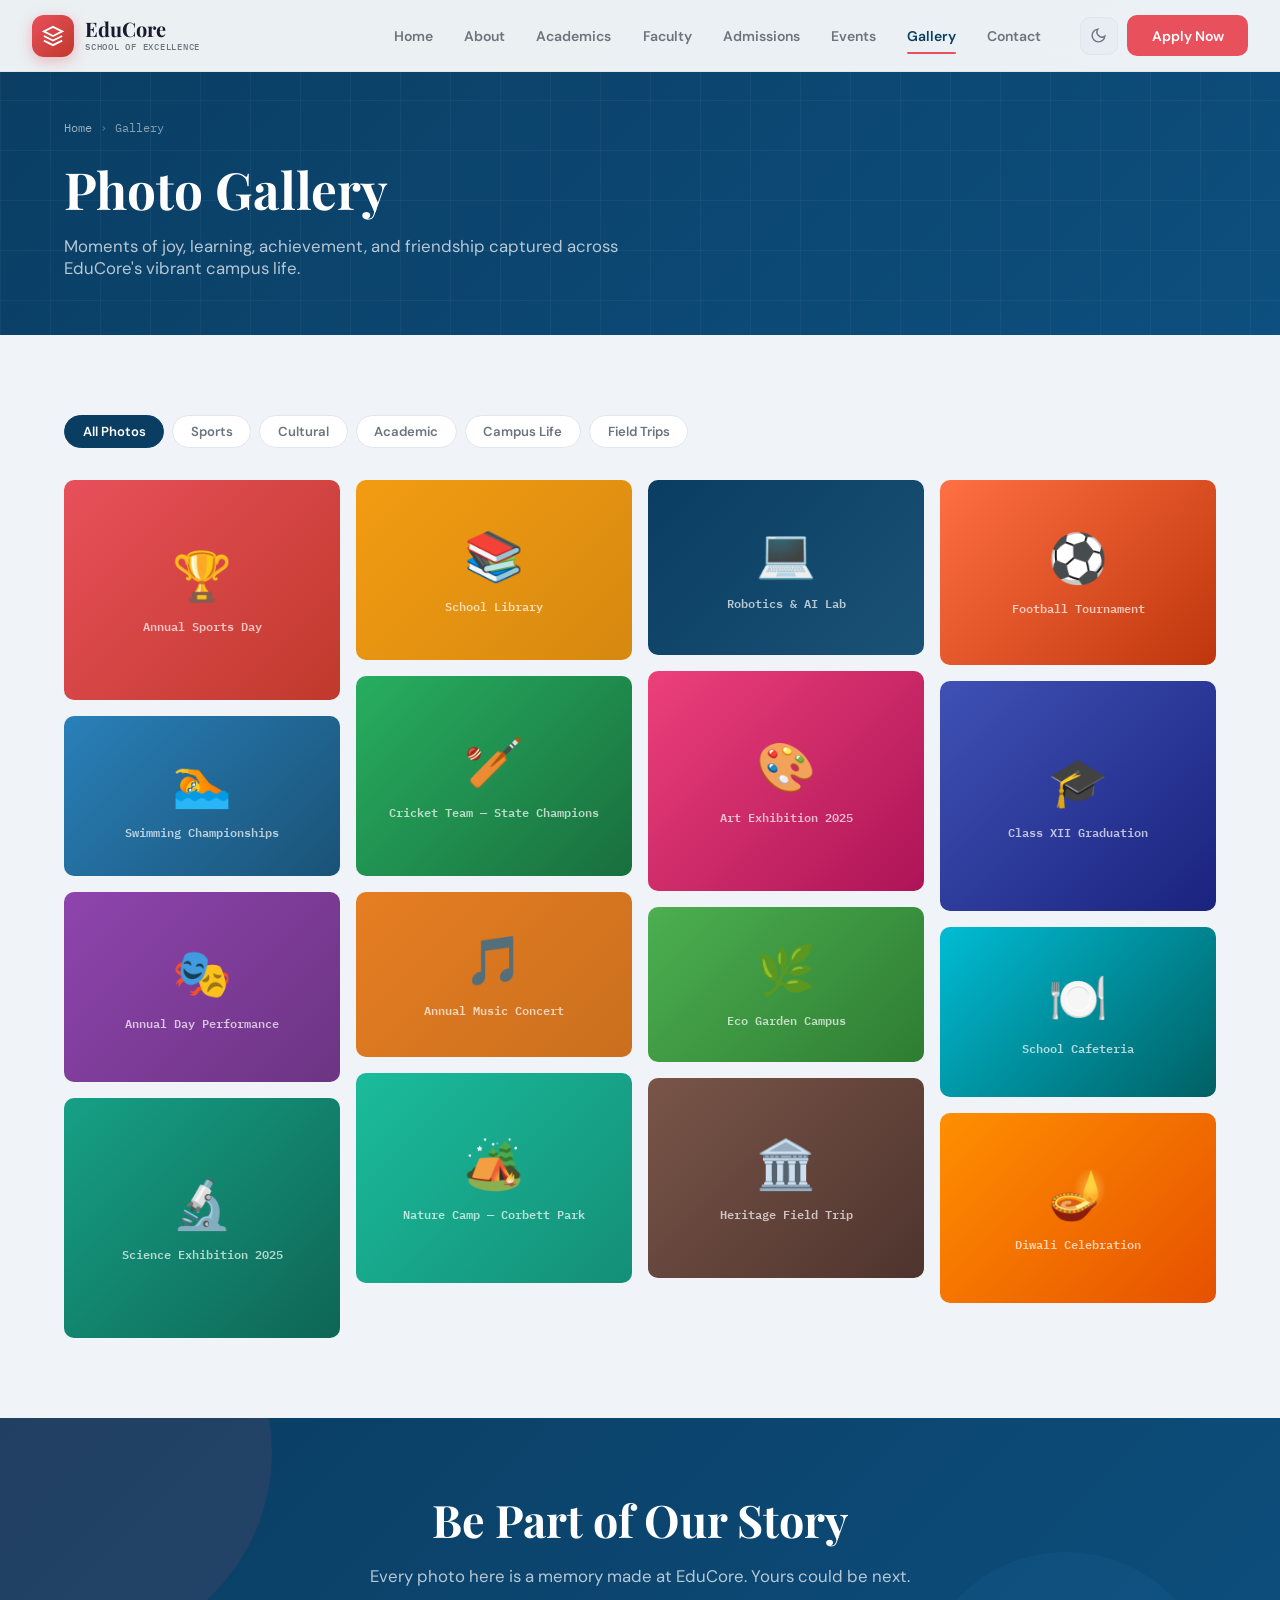
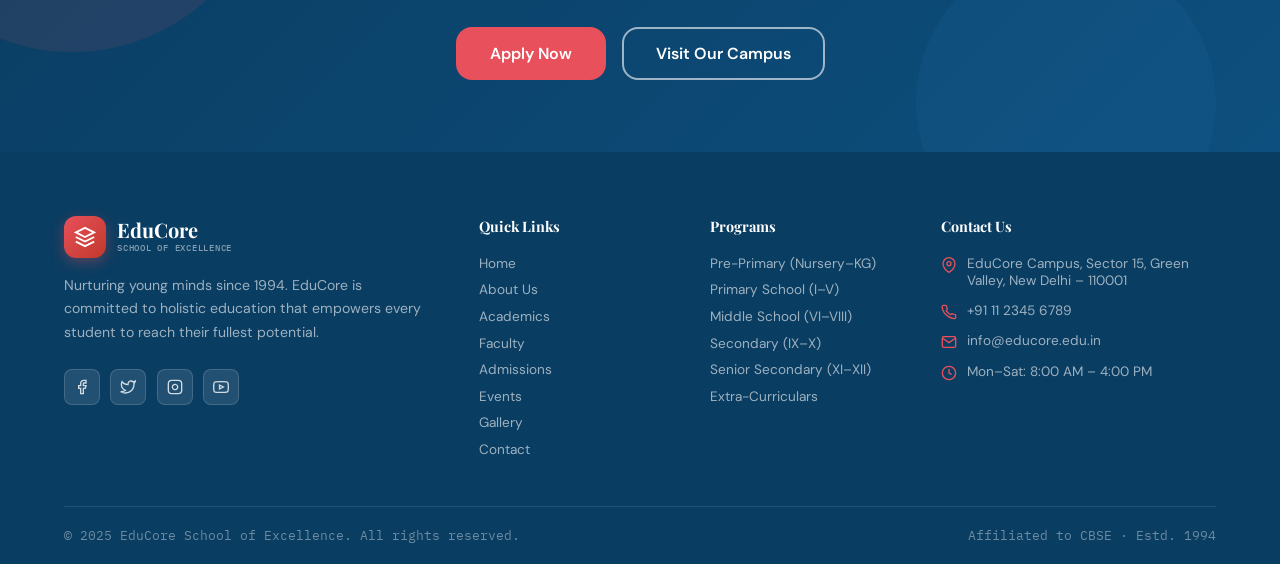
<file: pages/gallery.html>
<!DOCTYPE html>
<html lang="en">
<head>
  <meta charset="UTF-8">
  <meta name="viewport" content="width=device-width, initial-scale=1.0">
  <title>Gallery — EduCore School of Excellence</title>
  <meta name="description" content="Browse photos from EduCore's events, campus life, sports, cultural programs, and student activities.">
    <link rel="manifest" href="../manifest.json">
    <meta name="theme-color" content="#0f172a">
    <meta name="mobile-web-app-capable" content="yes">
    <meta name="apple-mobile-web-app-capable" content="yes">
    <meta name="apple-mobile-web-app-status-bar-style" content="black-translucent">
    <meta name="apple-mobile-web-app-title" content="EduCore">
     <link rel="icon" type="image/png" sizes="32x32" href="../favicon-32x32.png">
    <link rel="apple-touch-icon" href="../icon-192x192.png">
    <meta name="apple-mobile-web-app-title" content="EduCore"><meta name="viewport" content="width=device-width, initial-scale=1, maximum-scale=1, user-scalable=no, viewport-fit=cover">
  <link rel="stylesheet" href="../css/style.css">
  <style>
    .gallery-filter-bar {
      display: flex;
      gap: .5rem;
      flex-wrap: wrap;
      margin-bottom: 2rem;
    }
    .gfbtn {
      padding: .45rem 1.1rem;
      border-radius: var(--radius-full);
      font-size: .82rem;
      font-weight: 600;
      border: 1.5px solid var(--border);
      background: var(--bg2);
      color: var(--text2);
      cursor: pointer;
      transition: all var(--transition-fast);
    }
    .gfbtn:hover, .gfbtn.active {
      background: var(--primary);
      border-color: var(--primary);
      color: #fff;
    }
    .masonry-gallery {
      columns: 4;
      column-gap: 1rem;
    }
    .masonry-item {
      break-inside: avoid;
      margin-bottom: 1rem;
      border-radius: var(--radius-sm);
      overflow: hidden;
      position: relative;
      cursor: pointer;
    }
    .masonry-item:hover .gallery-overlay { opacity: 1; }
    .masonry-item:hover .gal-placeholder { transform: scale(1.04); }
    .gal-placeholder {
      width: 100%;
      display: flex;
      flex-direction: column;
      align-items: center;
      justify-content: center;
      gap: .5rem;
      transition: transform var(--transition);
    }
    .gal-emoji { font-size: 3rem; }
    .gal-lbl { font-size: .72rem; font-weight: 600; font-family: 'IBM Plex Mono', monospace; color: rgba(255,255,255,0.7); text-align: center; padding: 0 .5rem; }

    /* Lightbox */
    .lightbox {
      display: none;
      position: fixed;
      inset: 0;
      background: rgba(0,0,0,.92);
      z-index: 999;
      align-items: center;
      justify-content: center;
      padding: 2rem;
    }
    .lightbox.open { display: flex; }
    .lightbox-inner {
      max-width: 600px;
      width: 100%;
      text-align: center;
    }
    .lightbox-img {
      width: 100%;
      aspect-ratio: 4/3;
      border-radius: var(--radius);
      display: flex;
      align-items: center;
      justify-content: center;
      font-size: 6rem;
      margin-bottom: 1rem;
    }
    .lightbox-title { font-family: 'Playfair Display', serif; font-size: 1.3rem; font-weight: 700; color: #fff; margin-bottom: .4rem; }
    .lightbox-sub { font-size: .85rem; color: rgba(255,255,255,.5); }
    .lightbox-close {
      position: absolute;
      top: 1.5rem; right: 1.5rem;
      width: 40px; height: 40px;
      border-radius: 10px;
      background: rgba(255,255,255,.1);
      border: 1px solid rgba(255,255,255,.2);
      color: #fff;
      font-size: 1.2rem;
      cursor: pointer;
      display: flex; align-items: center; justify-content: center;
    }

    @media (max-width: 900px) { .masonry-gallery { columns: 3; } }
    @media (max-width: 600px) { .masonry-gallery { columns: 2; } }
    @media (max-width: 380px) { .masonry-gallery { columns: 1; } }
  </style>
  <script>(function(){var t=localStorage.getItem('educore-theme');if(t)document.documentElement.setAttribute('data-theme',t);else if(window.matchMedia('(prefers-color-scheme:dark)').matches)document.documentElement.setAttribute('data-theme','dark');})();</script>
</head>
<body>

<div id="nav-placeholder"></div>

<div class="page-hero">
  <div class="container">
    <div class="page-hero-content">
      <div class="breadcrumb">
        <a href="../index.html">Home</a><span class="breadcrumb-sep">›</span><span>Gallery</span>
      </div>
      <h1 class="page-hero-title">Photo Gallery</h1>
      <p class="page-hero-sub">Moments of joy, learning, achievement, and friendship captured across EduCore's vibrant campus life.</p>
    </div>
  </div>
</div>

<section class="section">
  <div class="container">
    <div class="gallery-filter-bar aos-item">
      <button class="gfbtn active" onclick="filterGallery('all',this)">All Photos</button>
      <button class="gfbtn" onclick="filterGallery('sports',this)">Sports</button>
      <button class="gfbtn" onclick="filterGallery('cultural',this)">Cultural</button>
      <button class="gfbtn" onclick="filterGallery('academic',this)">Academic</button>
      <button class="gfbtn" onclick="filterGallery('campus',this)">Campus Life</button>
      <button class="gfbtn" onclick="filterGallery('trips',this)">Field Trips</button>
    </div>

    <div class="masonry-gallery" id="galleryGrid">
      <!-- Sports -->
      <div class="masonry-item aos-item" data-cat="sports" onclick="openLightbox('🏆','Annual Sports Day 2025','December 15, 2025 · School Grounds','linear-gradient(135deg,#E8505B,#c0392b)')">
        <div class="gal-placeholder" style="background:linear-gradient(135deg,#E8505B,#c0392b);height:220px">
          <span class="gal-emoji">🏆</span>
          <span class="gal-lbl">Annual Sports Day</span>
        </div>
        <div class="gallery-overlay"><span class="gallery-caption">Annual Sports Day 2025</span></div>
      </div>
      <div class="masonry-item aos-item" data-delay="40" data-cat="sports" onclick="openLightbox('🏊','Swimming Championships','Inter-School Competition · Oct 2025','linear-gradient(135deg,#2980B9,#1a5276)')">
        <div class="gal-placeholder" style="background:linear-gradient(135deg,#2980B9,#1a5276);height:160px">
          <span class="gal-emoji">🏊</span>
          <span class="gal-lbl">Swimming Championships</span>
        </div>
        <div class="gallery-overlay"><span class="gallery-caption">Swimming Championships</span></div>
      </div>
      <!-- Cultural -->
      <div class="masonry-item aos-item" data-delay="80" data-cat="cultural" onclick="openLightbox('🎭','Annual Day — Colours of EduCore','February 20, 2025 · Auditorium','linear-gradient(135deg,#8E44AD,#6C3483)')">
        <div class="gal-placeholder" style="background:linear-gradient(135deg,#8E44AD,#6C3483);height:190px">
          <span class="gal-emoji">🎭</span>
          <span class="gal-lbl">Annual Day Performance</span>
        </div>
        <div class="gallery-overlay"><span class="gallery-caption">Annual Day 2025</span></div>
      </div>
      <div class="masonry-item aos-item" data-delay="120" data-cat="academic" onclick="openLightbox('🔬','Science Exhibition','Innovation Fair · Jan 2025','linear-gradient(135deg,#16A085,#0E6655)')">
        <div class="gal-placeholder" style="background:linear-gradient(135deg,#16A085,#0E6655);height:240px">
          <span class="gal-emoji">🔬</span>
          <span class="gal-lbl">Science Exhibition 2025</span>
        </div>
        <div class="gallery-overlay"><span class="gallery-caption">Science Exhibition</span></div>
      </div>
      <div class="masonry-item aos-item" data-delay="0" data-cat="campus" onclick="openLightbox('📚','School Library','20,000 Volume Resource Centre','linear-gradient(135deg,#F39C12,#d68910)')">
        <div class="gal-placeholder" style="background:linear-gradient(135deg,#F39C12,#d68910);height:180px">
          <span class="gal-emoji">📚</span>
          <span class="gal-lbl">School Library</span>
        </div>
        <div class="gallery-overlay"><span class="gallery-caption">Library & Resource Centre</span></div>
      </div>
      <div class="masonry-item aos-item" data-delay="60" data-cat="sports" onclick="openLightbox('🏏','Cricket Team','State-Level Champions 2025','linear-gradient(135deg,#27AE60,#196F3D)')">
        <div class="gal-placeholder" style="background:linear-gradient(135deg,#27AE60,#196F3D);height:200px">
          <span class="gal-emoji">🏏</span>
          <span class="gal-lbl">Cricket Team — State Champions</span>
        </div>
        <div class="gallery-overlay"><span class="gallery-caption">Cricket Team 2025</span></div>
      </div>
      <div class="masonry-item aos-item" data-delay="120" data-cat="cultural" onclick="openLightbox('🎵','Music Concert','Annual Music Fest · Dec 2024','linear-gradient(135deg,#E67E22,#CA6F1E)')">
        <div class="gal-placeholder" style="background:linear-gradient(135deg,#E67E22,#CA6F1E);height:165px">
          <span class="gal-emoji">🎵</span>
          <span class="gal-lbl">Annual Music Concert</span>
        </div>
        <div class="gallery-overlay"><span class="gallery-caption">Music Fest 2024</span></div>
      </div>
      <div class="masonry-item aos-item" data-delay="40" data-cat="trips" onclick="openLightbox('🏕️','Nature Camp','Corbett National Park · Sept 2025','linear-gradient(135deg,#1ABC9C,#148F77)')">
        <div class="gal-placeholder" style="background:linear-gradient(135deg,#1ABC9C,#148F77);height:210px">
          <span class="gal-emoji">🏕️</span>
          <span class="gal-lbl">Nature Camp — Corbett Park</span>
        </div>
        <div class="gallery-overlay"><span class="gallery-caption">Nature Camp 2025</span></div>
      </div>
      <div class="masonry-item aos-item" data-delay="80" data-cat="academic" onclick="openLightbox('💻','Robotics Lab','AI & Innovation Hub','linear-gradient(135deg,#0A3D62,#1a5276)')">
        <div class="gal-placeholder" style="background:linear-gradient(135deg,#0A3D62,#1a5276);height:175px">
          <span class="gal-emoji">💻</span>
          <span class="gal-lbl">Robotics & AI Lab</span>
        </div>
        <div class="gallery-overlay"><span class="gallery-caption">Robotics Lab</span></div>
      </div>
      <div class="masonry-item aos-item" data-delay="0" data-cat="cultural" onclick="openLightbox('🎨','Art Exhibition','Fine Arts Showcase · March 2025','linear-gradient(135deg,#EC407A,#AD1457)')">
        <div class="gal-placeholder" style="background:linear-gradient(135deg,#EC407A,#AD1457);height:220px">
          <span class="gal-emoji">🎨</span>
          <span class="gal-lbl">Art Exhibition 2025</span>
        </div>
        <div class="gallery-overlay"><span class="gallery-caption">Fine Arts Exhibition</span></div>
      </div>
      <div class="masonry-item aos-item" data-delay="60" data-cat="campus" onclick="openLightbox('🌿','Eco Garden','Our Award-Winning Green Campus','linear-gradient(135deg,#4CAF50,#2E7D32)')">
        <div class="gal-placeholder" style="background:linear-gradient(135deg,#4CAF50,#2E7D32);height:155px">
          <span class="gal-emoji">🌿</span>
          <span class="gal-lbl">Eco Garden Campus</span>
        </div>
        <div class="gallery-overlay"><span class="gallery-caption">Green Campus</span></div>
      </div>
      <div class="masonry-item aos-item" data-delay="120" data-cat="trips" onclick="openLightbox('🏛️','Heritage Walk','Old Delhi History Tour · Aug 2025','linear-gradient(135deg,#795548,#4E342E)')">
        <div class="gal-placeholder" style="background:linear-gradient(135deg,#795548,#4E342E);height:200px">
          <span class="gal-emoji">🏛️</span>
          <span class="gal-lbl">Heritage Field Trip</span>
        </div>
        <div class="gallery-overlay"><span class="gallery-caption">Heritage Walk 2025</span></div>
      </div>
      <div class="masonry-item aos-item" data-delay="40" data-cat="sports" onclick="openLightbox('⚽','Football Tournament','Inter-House Championship 2025','linear-gradient(135deg,#FF7043,#BF360C)')">
        <div class="gal-placeholder" style="background:linear-gradient(135deg,#FF7043,#BF360C);height:185px">
          <span class="gal-emoji">⚽</span>
          <span class="gal-lbl">Football Tournament</span>
        </div>
        <div class="gallery-overlay"><span class="gallery-caption">Football Championship</span></div>
      </div>
      <div class="masonry-item aos-item" data-delay="80" data-cat="academic" onclick="openLightbox('🎓','Graduation Day','Class XII Farewell 2025','linear-gradient(135deg,#3F51B5,#1A237E)')">
        <div class="gal-placeholder" style="background:linear-gradient(135deg,#3F51B5,#1A237E);height:230px">
          <span class="gal-emoji">🎓</span>
          <span class="gal-lbl">Class XII Graduation</span>
        </div>
        <div class="gallery-overlay"><span class="gallery-caption">Graduation Day 2025</span></div>
      </div>
      <div class="masonry-item aos-item" data-delay="0" data-cat="campus" onclick="openLightbox('🍽️','School Cafeteria','FSSAI Certified Dining Hall','linear-gradient(135deg,#00BCD4,#006064)')">
        <div class="gal-placeholder" style="background:linear-gradient(135deg,#00BCD4,#006064);height:170px">
          <span class="gal-emoji">🍽️</span>
          <span class="gal-lbl">School Cafeteria</span>
        </div>
        <div class="gallery-overlay"><span class="gallery-caption">Dining Hall</span></div>
      </div>
      <div class="masonry-item aos-item" data-delay="60" data-cat="cultural" onclick="openLightbox('🪔','Diwali Celebration','Festival of Lights · Oct 2025','linear-gradient(135deg,#FF8F00,#E65100)')">
        <div class="gal-placeholder" style="background:linear-gradient(135deg,#FF8F00,#E65100);height:190px">
          <span class="gal-emoji">🪔</span>
          <span class="gal-lbl">Diwali Celebration</span>
        </div>
        <div class="gallery-overlay"><span class="gallery-caption">Diwali 2025</span></div>
      </div>
    </div>
  </div>
</section>

<!-- Lightbox -->
<div class="lightbox" id="lightbox" onclick="closeLightbox(event)">
  <button class="lightbox-close" onclick="closeLightbox()">✕</button>
  <div class="lightbox-inner">
    <div class="lightbox-img" id="lbImg"></div>
    <div class="lightbox-title" id="lbTitle"></div>
    <div class="lightbox-sub" id="lbSub"></div>
  </div>
</div>

<div class="cta-banner" style="margin-top:0">
  <div class="container">
    <div class="cta-banner-content">
      <h2>Be Part of Our Story</h2>
      <p>Every photo here is a memory made at EduCore. Yours could be next.</p>
      <div class="cta-banner-btns">
        <a href="../pages/admissions.html" class="btn btn-accent btn-lg">Apply Now</a>
        <a href="../pages/contact.html" class="btn btn-outline-white btn-lg">Visit Our Campus</a>
      </div>
    </div>
  </div>
</div>

<div id="footer-placeholder"></div>
<script src="../js/nav.js"></script>
<script src="../js/footer.js"></script>
<script src="../js/main.js"></script>
<script>
  renderNav('gallery.html','../');
  renderFooter('../');

  function openLightbox(emoji, title, sub, bg) {
    document.getElementById('lbImg').style.background = bg;
    document.getElementById('lbImg').textContent = emoji;
    document.getElementById('lbTitle').textContent = title;
    document.getElementById('lbSub').textContent = sub;
    document.getElementById('lightbox').classList.add('open');
    document.body.style.overflow = 'hidden';
  }
  function closeLightbox(e) {
    if (!e || e.target === document.getElementById('lightbox') || e.target.classList.contains('lightbox-close')) {
      document.getElementById('lightbox').classList.remove('open');
      document.body.style.overflow = '';
    }
  }
  document.addEventListener('keydown', e => { if(e.key==='Escape') closeLightbox({target:document.getElementById('lightbox')}); });

  function filterGallery(cat, btn) {
    document.querySelectorAll('.gfbtn').forEach(b => b.classList.remove('active'));
    btn.classList.add('active');
    document.querySelectorAll('.masonry-item').forEach(item => {
      if (cat === 'all' || item.dataset.cat === cat) {
        item.style.display = '';
      } else {
        item.style.display = 'none';
      }
    });
  }
</script>
</body>
</html>
</file>
<file: css/style.css>
/* ============================================================
   EduCore School — Landing Website Stylesheet
   Light + Dark Mode | Fully Responsive | Mobile-First
   ============================================================ */

@import url('https://fonts.googleapis.com/css2?family=Playfair+Display:ital,wght@0,600;0,700;0,900;1,700&family=IBM+Plex+Mono:wght@400;500;600&family=DM+Sans:ital,wght@0,300;0,400;0,500;0,600;0,700;1,400&display=swap');

/* ── CSS VARIABLES ── */
:root {
  --primary: #0A3D62;
  --primary-light: #1a5276;
  --primary-xlight: #EBF5FB;
  --accent: #E8505B;
  --accent-dark: #c0392b;
  --accent-light: #FDEDEE;
  --success: #16A085;
  --warning: #F39C12;
  --info: #2980B9;
  --purple: #8E44AD;

  --bg: #F0F4F8;
  --bg2: #FFFFFF;
  --bg3: #E8EDF3;
  --text: #1A1A2E;
  --text2: #6C757D;
  --text3: #9AA3B0;
  --border: #E0E6ED;
  --border2: #C8D3DE;

  --nav-h: 72px;

  --shadow-xs: 0 1px 4px rgba(10,61,98,0.05);
  --shadow-sm: 0 2px 8px rgba(10,61,98,0.07);
  --shadow-md: 0 4px 20px rgba(10,61,98,0.11);
  --shadow-lg: 0 8px 40px rgba(10,61,98,0.15);
  --shadow-xl: 0 16px 60px rgba(10,61,98,0.18);

  --radius: 16px;
  --radius-sm: 10px;
  --radius-xs: 6px;
  --radius-full: 9999px;

  --transition: 0.28s cubic-bezier(0.4, 0, 0.2, 1);
  --transition-fast: 0.15s ease;
}

[data-theme="dark"] {
  --primary: #60A5FA;
  --primary-light: #93C5FD;
  --primary-xlight: #1E3A5F;
  --accent: #F87171;
  --accent-dark: #EF4444;
  --accent-light: #2D1B1B;
  --success: #34D399;
  --warning: #FBBF24;
  --info: #60A5FA;
  --purple: #A78BFA;

  --bg: #0F172A;
  --bg2: #1E293B;
  --bg3: #162032;
  --text: #F1F5F9;
  --text2: #94A3B8;
  --text3: #64748B;
  --border: #334155;
  --border2: #475569;

  --shadow-xs: 0 1px 4px rgba(0,0,0,0.3);
  --shadow-sm: 0 2px 8px rgba(0,0,0,0.35);
  --shadow-md: 0 4px 20px rgba(0,0,0,0.4);
  --shadow-lg: 0 8px 40px rgba(0,0,0,0.45);
  --shadow-xl: 0 16px 60px rgba(0,0,0,0.5);
}

/* ── RESET ── */
*, *::before, *::after { box-sizing: border-box; margin: 0; padding: 0; }
html { scroll-behavior: smooth; font-size: 16px; }
body {
  font-family: 'DM Sans', sans-serif;
  background: var(--bg);
  color: var(--text);
  min-height: 100vh;
  transition: background var(--transition), color var(--transition);
  overflow-x: hidden;
}
a { text-decoration: none; color: inherit; }
img { max-width: 100%; display: block; }
button { cursor: pointer; font-family: inherit; border: none; }
ul { list-style: none; }
input, select, textarea { font-family: inherit; }

/* ── TYPOGRAPHY ── */
.serif { font-family: 'Playfair Display', serif; }
.mono { font-family: 'IBM Plex Mono', monospace; }

/* ── NAVBAR ── */
.navbar {
  position: fixed;
  top: 0; left: 0; right: 0;
  z-index: 500;
  height: var(--nav-h);
  display: flex;
  align-items: center;
  padding: 0 2rem;
  background: rgba(255,255,255,0.92);
  backdrop-filter: blur(20px);
  -webkit-backdrop-filter: blur(20px);
  border-bottom: 1px solid var(--border);
  transition: all var(--transition);
  gap: 1.5rem;
}

[data-theme="dark"] .navbar {
  background: rgba(15,23,42,0.92);
}

.navbar.scrolled {
  box-shadow: var(--shadow-md);
}

.nav-logo {
  display: flex;
  align-items: center;
  gap: 0.7rem;
  flex-shrink: 0;
}

.nav-logo-mark {
  width: 42px; height: 42px;
  border-radius: 12px;
  background: linear-gradient(135deg, var(--accent), var(--accent-dark));
  display: flex; align-items: center; justify-content: center;
  box-shadow: 0 4px 14px rgba(232,80,91,0.35);
  flex-shrink: 0;
}

.nav-logo-mark svg {
  width: 22px; height: 22px;
  fill: none; stroke: #fff; stroke-width: 2;
}

.nav-logo-text {
  font-family: 'Playfair Display', serif;
  font-size: 1.25rem;
  font-weight: 700;
  color: var(--text);
  line-height: 1.1;
}

.nav-logo-sub {
  font-family: 'IBM Plex Mono', monospace;
  font-size: 0.58rem;
  font-weight: 500;
  color: var(--text2);
  letter-spacing: 0.08em;
  text-transform: uppercase;
}

.nav-links {
  display: flex;
  align-items: center;
  gap: 0.15rem;
  margin-left: auto;
}

.nav-link {
  padding: 0.45rem 0.9rem;
  font-size: 0.875rem;
  font-weight: 600;
  color: var(--text2);
  border-radius: var(--radius-xs);
  transition: all var(--transition-fast);
  white-space: nowrap;
  position: relative;
}

.nav-link::after {
  content: '';
  position: absolute;
  bottom: -2px; left: 50%; right: 50%;
  height: 2px;
  background: var(--accent);
  border-radius: 2px;
  transition: left var(--transition-fast), right var(--transition-fast);
}

.nav-link:hover { color: var(--primary); }
.nav-link:hover::after, .nav-link.active::after { left: 0.9rem; right: 0.9rem; }
.nav-link.active { color: var(--primary); }

.nav-actions {
  display: flex;
  align-items: center;
  gap: 0.6rem;
  flex-shrink: 0;
}

/* Dark toggle */
.dark-toggle {
  width: 38px; height: 38px;
  border-radius: 10px;
  background: var(--bg3);
  border: 1.5px solid var(--border);
  display: flex; align-items: center; justify-content: center;
  transition: all var(--transition-fast);
  color: var(--text2);
  flex-shrink: 0;
}
.dark-toggle:hover { background: var(--primary-xlight); color: var(--primary); border-color: var(--primary); }
.dark-toggle svg { width: 17px; height: 17px; fill: none; stroke: currentColor; stroke-width: 2; }
.icon-sun { display: none; }
.icon-moon { display: block; }
[data-theme="dark"] .icon-sun { display: block; }
[data-theme="dark"] .icon-moon { display: none; }

/* Hamburger */
.nav-hamburger {
  display: none;
  flex-direction: column;
  gap: 5px;
  width: 38px; height: 38px;
  border-radius: 10px;
  background: var(--bg3);
  border: 1.5px solid var(--border);
  align-items: center;
  justify-content: center;
  flex-shrink: 0;
}
.nav-hamburger span {
  display: block;
  width: 18px; height: 2px;
  background: var(--text);
  border-radius: 2px;
  transition: all var(--transition-fast);
}
.nav-hamburger.open span:nth-child(1) { transform: translateY(7px) rotate(45deg); }
.nav-hamburger.open span:nth-child(2) { opacity: 0; }
.nav-hamburger.open span:nth-child(3) { transform: translateY(-7px) rotate(-45deg); }

/* Mobile menu */
.nav-mobile {
  display: none;
  position: fixed;
  top: var(--nav-h); left: 0; right: 0;
  background: var(--bg2);
  border-bottom: 1px solid var(--border);
  padding: 1rem;
  flex-direction: column;
  gap: 0.35rem;
  z-index: 490;
  box-shadow: var(--shadow-lg);
  animation: slideDown 0.22s ease;
}
.nav-mobile.open { display: flex; }
@keyframes slideDown {
  from { opacity: 0; transform: translateY(-10px); }
  to { opacity: 1; transform: translateY(0); }
}
.nav-mobile .nav-link {
  font-size: 0.95rem;
  padding: 0.65rem 1rem;
  border-radius: var(--radius-sm);
}
.nav-mobile .nav-link:hover { background: var(--bg3); }
.nav-mobile .btn { width: 100%; justify-content: center; }

/* ── BUTTONS ── */
.btn {
  display: inline-flex;
  align-items: center;
  gap: 0.5rem;
  padding: 0.6rem 1.4rem;
  border-radius: var(--radius-sm);
  font-size: 0.875rem;
  font-weight: 600;
  transition: all var(--transition-fast);
  white-space: nowrap;
  cursor: pointer;
  border: 2px solid transparent;
}
.btn svg { width: 17px; height: 17px; flex-shrink: 0; }

.btn-primary {
  background: var(--primary);
  color: #fff;
  border-color: var(--primary);
}
.btn-primary:hover {
  background: var(--primary-light);
  border-color: var(--primary-light);
  transform: translateY(-1px);
  box-shadow: 0 6px 20px rgba(10,61,98,0.25);
}

.btn-accent {
  background: var(--accent);
  color: #fff;
  border-color: var(--accent);
}
.btn-accent:hover {
  background: var(--accent-dark);
  border-color: var(--accent-dark);
  transform: translateY(-1px);
  box-shadow: 0 6px 20px rgba(232,80,91,0.3);
}

.btn-outline {
  background: transparent;
  color: var(--primary);
  border-color: var(--primary);
}
.btn-outline:hover {
  background: var(--primary);
  color: #fff;
  transform: translateY(-1px);
}

.btn-outline-white {
  background: transparent;
  color: #fff;
  border-color: rgba(255,255,255,0.6);
}
.btn-outline-white:hover {
  background: rgba(255,255,255,0.15);
  border-color: #fff;
}

.btn-lg {
  padding: 0.85rem 2rem;
  font-size: 1rem;
  border-radius: var(--radius);
}

/* ── SECTION BASICS ── */
.section { padding: 5rem 0; }
.section-sm { padding: 3.5rem 0; }
.container {
  max-width: 1200px;
  margin: 0 auto;
  padding: 0 1.5rem;
}

/* Section label */
.section-label {
  display: inline-flex;
  align-items: center;
  gap: 0.5rem;
  font-family: 'IBM Plex Mono', monospace;
  font-size: 0.7rem;
  font-weight: 600;
  text-transform: uppercase;
  letter-spacing: 0.12em;
  color: var(--accent);
  background: var(--accent-light);
  padding: 0.35rem 0.8rem;
  border-radius: var(--radius-full);
  margin-bottom: 1rem;
}
.section-label::before {
  content: '';
  width: 6px; height: 6px;
  border-radius: 50%;
  background: var(--accent);
  flex-shrink: 0;
}

.section-title {
  font-family: 'Playfair Display', serif;
  font-size: clamp(2rem, 4vw, 2.8rem);
  font-weight: 700;
  color: var(--text);
  line-height: 1.2;
  margin-bottom: 1rem;
}

.section-subtitle {
  font-size: 1.05rem;
  color: var(--text2);
  line-height: 1.7;
  max-width: 600px;
}

/* ── CARDS ── */
.card {
  background: var(--bg2);
  border-radius: var(--radius);
  border: 1px solid var(--border);
  box-shadow: var(--shadow-sm);
  transition: all var(--transition);
  overflow: hidden;
}
.card:hover {
  box-shadow: var(--shadow-lg);
  transform: translateY(-4px);
}
.card-body { padding: 1.75rem; }

/* ── BADGE ── */
.badge {
  display: inline-flex;
  align-items: center;
  padding: 0.25rem 0.65rem;
  border-radius: var(--radius-full);
  font-size: 0.72rem;
  font-weight: 600;
  font-family: 'IBM Plex Mono', monospace;
}
.badge-primary { background: var(--primary-xlight); color: var(--primary); }
.badge-accent { background: var(--accent-light); color: var(--accent); }
.badge-success { background: #D1FAE5; color: #065F46; }
[data-theme="dark"] .badge-success { background: #064E3B; color: #6EE7B7; }

/* ── FOOTER ── */
.footer {
  background: var(--primary);
  color: rgba(255,255,255,0.85);
  padding: 4rem 0 0;
}
[data-theme="dark"] .footer {
  background: #0F172A;
  border-top: 1px solid var(--border);
}
.footer-grid {
  display: grid;
  grid-template-columns: 2fr 1fr 1fr 1.5fr;
  gap: 3rem;
  padding-bottom: 3rem;
}
.footer-brand .nav-logo-text { color: #fff; }
.footer-brand .nav-logo-sub { color: rgba(255,255,255,0.5); }
.footer-desc {
  font-size: 0.88rem;
  color: rgba(255,255,255,0.6);
  line-height: 1.7;
  margin: 1rem 0 1.5rem;
}
.footer-social {
  display: flex;
  gap: 0.65rem;
}
.footer-social a {
  width: 36px; height: 36px;
  border-radius: 8px;
  background: rgba(255,255,255,0.1);
  border: 1px solid rgba(255,255,255,0.15);
  display: flex; align-items: center; justify-content: center;
  transition: all var(--transition-fast);
}
.footer-social a:hover { background: rgba(255,255,255,0.2); }
.footer-social svg { width: 16px; height: 16px; fill: none; stroke: rgba(255,255,255,0.8); stroke-width: 2; }

.footer-col-title {
  font-weight: 700;
  font-size: 0.9rem;
  color: #fff;
  margin-bottom: 1.2rem;
  font-family: 'Playfair Display', serif;
}
.footer-links { display: flex; flex-direction: column; gap: 0.6rem; }
.footer-links a {
  font-size: 0.85rem;
  color: rgba(255,255,255,0.6);
  transition: color var(--transition-fast);
}
.footer-links a:hover { color: rgba(255,255,255,1); }

.footer-contact-item {
  display: flex;
  align-items: flex-start;
  gap: 0.65rem;
  font-size: 0.85rem;
  color: rgba(255,255,255,0.6);
  margin-bottom: 0.8rem;
}
.footer-contact-item svg { width: 16px; height: 16px; flex-shrink: 0; stroke: var(--accent); fill: none; stroke-width: 2; margin-top: 2px; }

.footer-bottom {
  border-top: 1px solid rgba(255,255,255,0.1);
  padding: 1.25rem 0;
  display: flex;
  align-items: center;
  justify-content: space-between;
  flex-wrap: wrap;
  gap: 0.75rem;
}
.footer-bottom-text {
  font-size: 0.8rem;
  color: rgba(255,255,255,0.4);
  font-family: 'IBM Plex Mono', monospace;
}

/* ── HERO (HOME) ── */
.hero {
  min-height: 100vh;
  display: flex;
  align-items: center;
  position: relative;
  overflow: hidden;
  padding-top: var(--nav-h);
  background: linear-gradient(135deg, var(--primary) 0%, #0D4F7E 55%, #1a6091 100%);
}

[data-theme="dark"] .hero {
  background: linear-gradient(135deg, #0F172A 0%, #1E293B 55%, #162032 100%);
}

.hero-bg-pattern {
  position: absolute;
  inset: 0;
  background-image:
    radial-gradient(circle at 20% 50%, rgba(232,80,91,0.15) 0%, transparent 50%),
    radial-gradient(circle at 80% 20%, rgba(41,128,185,0.1) 0%, transparent 40%),
    radial-gradient(circle at 60% 80%, rgba(142,68,173,0.08) 0%, transparent 40%);
}

.hero-grid-overlay {
  position: absolute;
  inset: 0;
  background-image:
    linear-gradient(rgba(255,255,255,0.04) 1px, transparent 1px),
    linear-gradient(90deg, rgba(255,255,255,0.04) 1px, transparent 1px);
  background-size: 60px 60px;
}

.hero-content {
  position: relative;
  z-index: 2;
  display: grid;
  grid-template-columns: 1fr 1fr;
  gap: 4rem;
  align-items: center;
  padding: 4rem 0;
}

.hero-tag {
  display: inline-flex;
  align-items: center;
  gap: 0.5rem;
  background: rgba(232,80,91,0.2);
  border: 1px solid rgba(232,80,91,0.4);
  color: #FFB3B8;
  padding: 0.4rem 1rem;
  border-radius: var(--radius-full);
  font-size: 0.75rem;
  font-weight: 600;
  font-family: 'IBM Plex Mono', monospace;
  text-transform: uppercase;
  letter-spacing: 0.1em;
  margin-bottom: 1.5rem;
}
.hero-tag::before {
  content: '';
  width: 6px; height: 6px;
  border-radius: 50%;
  background: var(--accent);
  animation: blink 2s infinite;
}
@keyframes blink {
  0%,100% { opacity: 1; }
  50% { opacity: 0.3; }
}

.hero-title {
  font-family: 'Playfair Display', serif;
  font-size: clamp(2.6rem, 5.5vw, 4.2rem);
  font-weight: 900;
  color: #fff;
  line-height: 1.12;
  margin-bottom: 1.5rem;
}
.hero-title .accent-text { color: var(--accent); font-style: italic; }

.hero-subtitle {
  font-size: 1.1rem;
  color: rgba(255,255,255,0.72);
  line-height: 1.75;
  margin-bottom: 2.5rem;
  max-width: 480px;
}

.hero-cta {
  display: flex;
  gap: 1rem;
  flex-wrap: wrap;
}

.hero-stats {
  display: flex;
  gap: 2.5rem;
  margin-top: 3rem;
  padding-top: 2.5rem;
  border-top: 1px solid rgba(255,255,255,0.12);
}
.hero-stat-value {
  font-family: 'Playfair Display', serif;
  font-size: 2rem;
  font-weight: 700;
  color: #fff;
}
.hero-stat-label {
  font-size: 0.78rem;
  color: rgba(255,255,255,0.5);
  font-family: 'IBM Plex Mono', monospace;
  text-transform: uppercase;
  letter-spacing: 0.08em;
}

.hero-visual {
  position: relative;
  display: flex;
  flex-direction: column;
  gap: 1.25rem;
}

.hero-card-float {
  background: rgba(255,255,255,0.1);
  backdrop-filter: blur(20px);
  border: 1px solid rgba(255,255,255,0.18);
  border-radius: var(--radius);
  padding: 1.25rem 1.5rem;
  color: #fff;
  animation: float 6s ease-in-out infinite;
}
.hero-card-float:nth-child(2) { animation-delay: -2s; animation-duration: 7s; }
.hero-card-float:nth-child(3) { animation-delay: -4s; animation-duration: 5s; }

@keyframes float {
  0%,100% { transform: translateY(0); }
  50% { transform: translateY(-10px); }
}

.hcf-label {
  font-family: 'IBM Plex Mono', monospace;
  font-size: 0.65rem;
  color: rgba(255,255,255,0.5);
  text-transform: uppercase;
  letter-spacing: 0.1em;
  margin-bottom: 0.4rem;
}
.hcf-value {
  font-family: 'Playfair Display', serif;
  font-size: 1.6rem;
  font-weight: 700;
}
.hcf-sub { font-size: 0.8rem; color: rgba(255,255,255,0.6); margin-top: 0.2rem; }
.hcf-row { display: flex; align-items: center; gap: 0.75rem; }
.hcf-dot { width: 10px; height: 10px; border-radius: 50%; flex-shrink: 0; }
.hcf-bar-wrap { flex: 1; height: 6px; background: rgba(255,255,255,0.15); border-radius: 3px; overflow: hidden; }
.hcf-bar { height: 100%; border-radius: 3px; }
.hcf-pct { font-size: 0.75rem; font-weight: 600; min-width: 36px; text-align: right; }

/* ── FEATURES STRIP ── */
.features-strip {
  background: var(--primary);
  padding: 1.5rem 0;
}
[data-theme="dark"] .features-strip { background: var(--bg2); border-top: 1px solid var(--border); border-bottom: 1px solid var(--border); }
.features-strip-inner {
  display: flex;
  gap: 2rem;
  overflow: hidden;
  align-items: center;
  flex-wrap: wrap;
  justify-content: center;
}
.fstrip-item {
  display: flex;
  align-items: center;
  gap: 0.6rem;
  color: rgba(255,255,255,0.8);
  font-size: 0.85rem;
  font-weight: 600;
  white-space: nowrap;
}
.fstrip-item svg { width: 16px; height: 16px; stroke: var(--accent); fill: none; stroke-width: 2; }
.fstrip-divider { width: 4px; height: 4px; border-radius: 50%; background: rgba(255,255,255,0.2); flex-shrink: 0; }

/* ── WHY US SECTION ── */
.why-grid {
  display: grid;
  grid-template-columns: repeat(3, 1fr);
  gap: 1.5rem;
  margin-top: 3rem;
}

.why-card {
  background: var(--bg2);
  border-radius: var(--radius);
  border: 1px solid var(--border);
  padding: 2rem;
  transition: all var(--transition);
  position: relative;
  overflow: hidden;
}
.why-card::before {
  content: '';
  position: absolute;
  top: 0; left: 0; right: 0;
  height: 3px;
  background: linear-gradient(90deg, var(--accent), var(--primary));
  transform: scaleX(0);
  transform-origin: left;
  transition: transform var(--transition);
}
.why-card:hover { box-shadow: var(--shadow-lg); transform: translateY(-5px); }
.why-card:hover::before { transform: scaleX(1); }

.why-icon {
  width: 54px; height: 54px;
  border-radius: 14px;
  background: var(--primary-xlight);
  display: flex; align-items: center; justify-content: center;
  margin-bottom: 1.25rem;
}
.why-icon svg { width: 26px; height: 26px; fill: none; stroke: var(--primary); stroke-width: 1.8; }

.why-title {
  font-family: 'Playfair Display', serif;
  font-size: 1.15rem;
  font-weight: 700;
  color: var(--text);
  margin-bottom: 0.65rem;
}
.why-desc { font-size: 0.88rem; color: var(--text2); line-height: 1.7; }

/* ── PROGRAMS ── */
.programs-grid {
  display: grid;
  grid-template-columns: repeat(3, 1fr);
  gap: 1.5rem;
  margin-top: 3rem;
}

.prog-card {
  border-radius: var(--radius);
  overflow: hidden;
  box-shadow: var(--shadow-sm);
  transition: all var(--transition);
  border: 1px solid var(--border);
  background: var(--bg2);
}
.prog-card:hover { box-shadow: var(--shadow-lg); transform: translateY(-5px); }

.prog-header {
  padding: 2rem 1.75rem 1.5rem;
  background: linear-gradient(135deg, var(--primary), var(--primary-light));
  position: relative;
  overflow: hidden;
}
.prog-header::after {
  content: '';
  position: absolute;
  right: -20px; bottom: -20px;
  width: 80px; height: 80px;
  border-radius: 50%;
  background: rgba(255,255,255,0.06);
}
.prog-grade {
  font-family: 'IBM Plex Mono', monospace;
  font-size: 0.68rem;
  font-weight: 600;
  color: rgba(255,255,255,0.6);
  text-transform: uppercase;
  letter-spacing: 0.1em;
  margin-bottom: 0.5rem;
}
.prog-name {
  font-family: 'Playfair Display', serif;
  font-size: 1.4rem;
  font-weight: 700;
  color: #fff;
}
.prog-age { font-size: 0.85rem; color: rgba(255,255,255,0.7); margin-top: 0.35rem; }

.prog-body { padding: 1.5rem 1.75rem; }
.prog-subjects { display: flex; flex-wrap: wrap; gap: 0.4rem; margin-bottom: 1.25rem; }
.prog-subject {
  font-size: 0.73rem;
  font-weight: 600;
  padding: 0.3rem 0.7rem;
  border-radius: var(--radius-full);
  background: var(--bg3);
  color: var(--text2);
  font-family: 'IBM Plex Mono', monospace;
}
.prog-stats { display: flex; gap: 1.5rem; }
.prog-stat-val { font-weight: 700; font-size: 1.1rem; color: var(--text); }
.prog-stat-lbl { font-size: 0.72rem; color: var(--text3); }

/* ── TESTIMONIALS ── */
.testimonials-grid {
  display: grid;
  grid-template-columns: repeat(3, 1fr);
  gap: 1.5rem;
  margin-top: 3rem;
}

.testi-card {
  background: var(--bg2);
  border-radius: var(--radius);
  border: 1px solid var(--border);
  padding: 1.75rem;
  transition: all var(--transition);
  box-shadow: var(--shadow-sm);
}
.testi-card:hover { box-shadow: var(--shadow-md); transform: translateY(-3px); }

.testi-stars { display: flex; gap: 3px; margin-bottom: 1rem; }
.testi-star { color: var(--warning); font-size: 0.9rem; }
.testi-text {
  font-size: 0.9rem;
  line-height: 1.75;
  color: var(--text2);
  margin-bottom: 1.25rem;
  font-style: italic;
}
.testi-author { display: flex; align-items: center; gap: 0.75rem; }
.testi-avatar {
  width: 40px; height: 40px;
  border-radius: 50%;
  background: linear-gradient(135deg, var(--accent), var(--primary));
  display: flex; align-items: center; justify-content: center;
  font-weight: 700; font-size: 0.85rem; color: #fff;
  flex-shrink: 0;
}
.testi-name { font-weight: 700; font-size: 0.9rem; color: var(--text); }
.testi-role { font-size: 0.75rem; color: var(--text3); font-family: 'IBM Plex Mono', monospace; }

/* ── EVENTS ── */
.events-list { margin-top: 2.5rem; display: flex; flex-direction: column; gap: 1rem; }
.event-item {
  display: flex;
  gap: 1.25rem;
  align-items: flex-start;
  background: var(--bg2);
  border-radius: var(--radius-sm);
  border: 1px solid var(--border);
  padding: 1.25rem 1.5rem;
  transition: all var(--transition-fast);
}
.event-item:hover { box-shadow: var(--shadow-md); border-color: var(--primary); transform: translateX(4px); }
.event-date-box {
  background: var(--primary);
  color: #fff;
  border-radius: 10px;
  padding: 0.6rem 0.8rem;
  text-align: center;
  flex-shrink: 0;
  min-width: 56px;
}
.event-day { font-family: 'Playfair Display', serif; font-size: 1.4rem; font-weight: 700; line-height: 1; }
.event-month { font-family: 'IBM Plex Mono', monospace; font-size: 0.62rem; text-transform: uppercase; opacity: 0.75; margin-top: 2px; }
.event-info { flex: 1; }
.event-name { font-weight: 700; color: var(--text); margin-bottom: 0.3rem; }
.event-meta { font-size: 0.8rem; color: var(--text2); display: flex; gap: 1rem; flex-wrap: wrap; }
.event-meta span { display: flex; align-items: center; gap: 0.35rem; }
.event-meta svg { width: 13px; height: 13px; stroke: var(--text3); fill: none; stroke-width: 2; }
.event-tag { font-size: 0.7rem; font-family: 'IBM Plex Mono', monospace; }

/* ── FACULTY CARDS ── */
.faculty-grid {
  display: grid;
  grid-template-columns: repeat(4, 1fr);
  gap: 1.5rem;
  margin-top: 3rem;
}
.faculty-card {
  background: var(--bg2);
  border-radius: var(--radius);
  border: 1px solid var(--border);
  overflow: hidden;
  text-align: center;
  transition: all var(--transition);
  box-shadow: var(--shadow-sm);
}
.faculty-card:hover { box-shadow: var(--shadow-lg); transform: translateY(-5px); }
.faculty-avatar-wrap {
  background: linear-gradient(135deg, var(--primary), #1a6091);
  padding: 2rem 2rem 1.5rem;
  position: relative;
}
.faculty-avatar {
  width: 80px; height: 80px;
  border-radius: 50%;
  background: rgba(255,255,255,0.15);
  border: 3px solid rgba(255,255,255,0.3);
  display: flex; align-items: center; justify-content: center;
  font-family: 'Playfair Display', serif;
  font-size: 1.6rem;
  font-weight: 700;
  color: #fff;
  margin: 0 auto;
}
.faculty-body { padding: 1.25rem; }
.faculty-name { font-weight: 700; font-size: 1rem; color: var(--text); margin-bottom: 0.3rem; }
.faculty-dept { font-size: 0.78rem; color: var(--text3); font-family: 'IBM Plex Mono', monospace; text-transform: uppercase; letter-spacing: 0.06em; margin-bottom: 0.75rem; }
.faculty-exp { font-size: 0.8rem; color: var(--text2); }

/* ── GALLERY ── */
.gallery-grid {
  display: grid;
  grid-template-columns: repeat(4, 1fr);
  grid-template-rows: auto auto;
  gap: 1rem;
  margin-top: 3rem;
}
.gallery-item {
  border-radius: var(--radius-sm);
  overflow: hidden;
  position: relative;
  background: var(--bg3);
  cursor: pointer;
  aspect-ratio: 4/3;
}
.gallery-item.large { grid-column: span 2; grid-row: span 2; aspect-ratio: auto; }
.gallery-img-placeholder {
  width: 100%;
  height: 100%;
  min-height: 160px;
  display: flex;
  align-items: center;
  justify-content: center;
  font-size: 2.5rem;
  transition: transform var(--transition);
}
.gallery-item:hover .gallery-img-placeholder { transform: scale(1.05); }
.gallery-overlay {
  position: absolute;
  inset: 0;
  background: linear-gradient(to top, rgba(10,61,98,0.7) 0%, transparent 60%);
  display: flex;
  align-items: flex-end;
  padding: 1rem;
  opacity: 0;
  transition: opacity var(--transition-fast);
}
.gallery-item:hover .gallery-overlay { opacity: 1; }
.gallery-caption { color: #fff; font-size: 0.85rem; font-weight: 600; }

/* ── ADMISSIONS ── */
.admission-steps {
  display: grid;
  grid-template-columns: repeat(4, 1fr);
  gap: 1.5rem;
  margin-top: 3rem;
  position: relative;
}
.admission-steps::before {
  content: '';
  position: absolute;
  top: 36px; left: 10%; right: 10%;
  height: 2px;
  background: linear-gradient(90deg, var(--accent), var(--primary));
  z-index: 0;
}
.adm-step {
  text-align: center;
  position: relative;
  z-index: 1;
}
.adm-num {
  width: 72px; height: 72px;
  border-radius: 50%;
  background: var(--bg2);
  border: 3px solid var(--border);
  display: flex; align-items: center; justify-content: center;
  font-family: 'Playfair Display', serif;
  font-size: 1.5rem;
  font-weight: 700;
  color: var(--primary);
  margin: 0 auto 1.25rem;
  transition: all var(--transition);
  box-shadow: var(--shadow-sm);
}
.adm-step:hover .adm-num {
  background: var(--primary);
  color: #fff;
  border-color: var(--primary);
  transform: scale(1.1);
}
.adm-title { font-weight: 700; color: var(--text); margin-bottom: 0.4rem; }
.adm-desc { font-size: 0.83rem; color: var(--text2); line-height: 1.6; }

/* ── CONTACT SECTION ── */
.contact-grid {
  display: grid;
  grid-template-columns: 1fr 1.5fr;
  gap: 3rem;
  margin-top: 3rem;
}
.contact-info-item {
  display: flex;
  gap: 1rem;
  margin-bottom: 1.75rem;
}
.contact-icon {
  width: 46px; height: 46px;
  border-radius: 12px;
  background: var(--primary-xlight);
  display: flex; align-items: center; justify-content: center;
  flex-shrink: 0;
}
.contact-icon svg { width: 20px; height: 20px; stroke: var(--primary); fill: none; stroke-width: 2; }
.contact-info-label { font-size: 0.75rem; color: var(--text3); font-family: 'IBM Plex Mono', monospace; text-transform: uppercase; letter-spacing: 0.08em; margin-bottom: 0.3rem; }
.contact-info-val { font-weight: 600; color: var(--text); font-size: 0.95rem; }

.contact-form {
  background: var(--bg2);
  border-radius: var(--radius);
  border: 1px solid var(--border);
  padding: 2rem;
  box-shadow: var(--shadow-sm);
}
.form-row { display: grid; grid-template-columns: 1fr 1fr; gap: 1rem; }
.form-group { margin-bottom: 1.25rem; }
.form-label { display: block; font-size: 0.82rem; font-weight: 600; color: var(--text2); margin-bottom: 0.5rem; }
.form-input {
  width: 100%;
  padding: 0.7rem 1rem;
  border: 1.5px solid var(--border);
  border-radius: var(--radius-sm);
  background: var(--bg);
  color: var(--text);
  font-size: 0.9rem;
  outline: none;
  transition: border-color var(--transition-fast);
}
.form-input:focus { border-color: var(--primary); }
.form-input::placeholder { color: var(--text3); }
textarea.form-input { resize: vertical; min-height: 120px; }

/* ── CTA BANNER ── */
.cta-banner {
  background: linear-gradient(135deg, var(--primary) 0%, #0D4F7E 100%);
  padding: 4.5rem 0;
  text-align: center;
  position: relative;
  overflow: hidden;
}
[data-theme="dark"] .cta-banner { background: linear-gradient(135deg, #1E293B 0%, #0F172A 100%); }
.cta-banner::before {
  content: '';
  position: absolute;
  top: -50%; left: -10%;
  width: 400px; height: 400px;
  border-radius: 50%;
  background: rgba(232,80,91,0.1);
}
.cta-banner::after {
  content: '';
  position: absolute;
  bottom: -30%; right: 5%;
  width: 300px; height: 300px;
  border-radius: 50%;
  background: rgba(41,128,185,0.1);
}
.cta-banner-content { position: relative; z-index: 2; }
.cta-banner h2 {
  font-family: 'Playfair Display', serif;
  font-size: clamp(1.8rem, 4vw, 2.8rem);
  font-weight: 700;
  color: #fff;
  margin-bottom: 1rem;
}
.cta-banner p { font-size: 1.05rem; color: rgba(255,255,255,0.7); margin-bottom: 2.5rem; }
.cta-banner-btns { display: flex; gap: 1rem; justify-content: center; flex-wrap: wrap; }

/* ── PAGE HERO (inner pages) ── */
.page-hero {
  background: linear-gradient(135deg, var(--primary) 0%, #0D4F7E 100%);
  padding: calc(var(--nav-h) + 3rem) 0 3.5rem;
  position: relative;
  overflow: hidden;
}
[data-theme="dark"] .page-hero { background: linear-gradient(135deg, #1E293B 0%, #0F172A 100%); }
.page-hero::before {
  content: '';
  position: absolute;
  inset: 0;
  background-image:
    linear-gradient(rgba(255,255,255,0.04) 1px, transparent 1px),
    linear-gradient(90deg, rgba(255,255,255,0.04) 1px, transparent 1px);
  background-size: 50px 50px;
}
.page-hero-content { position: relative; z-index: 2; }
.breadcrumb {
  display: flex;
  align-items: center;
  gap: 0.5rem;
  font-family: 'IBM Plex Mono', monospace;
  font-size: 0.72rem;
  color: rgba(255,255,255,0.5);
  margin-bottom: 1.25rem;
}
.breadcrumb a { color: rgba(255,255,255,0.6); transition: color var(--transition-fast); }
.breadcrumb a:hover { color: #fff; }
.breadcrumb-sep { color: rgba(255,255,255,0.3); }
.page-hero-title {
  font-family: 'Playfair Display', serif;
  font-size: clamp(2rem, 5vw, 3.2rem);
  font-weight: 700;
  color: #fff;
  margin-bottom: 0.75rem;
}
.page-hero-sub { font-size: 1.05rem; color: rgba(255,255,255,0.7); max-width: 580px; }

/* ── ABOUT PAGE ── */
.about-grid { display: grid; grid-template-columns: 1fr 1fr; gap: 4rem; align-items: center; }
.about-visual {
  display: grid;
  grid-template-columns: 1fr 1fr;
  gap: 1rem;
}
.about-stat-box {
  background: var(--bg2);
  border-radius: var(--radius);
  border: 1px solid var(--border);
  padding: 1.5rem;
  text-align: center;
  box-shadow: var(--shadow-sm);
  transition: all var(--transition);
}
.about-stat-box:hover { box-shadow: var(--shadow-md); transform: translateY(-3px); }
.about-stat-num {
  font-family: 'Playfair Display', serif;
  font-size: 2.2rem;
  font-weight: 700;
  color: var(--primary);
}
.about-stat-lbl { font-size: 0.78rem; color: var(--text2); font-family: 'IBM Plex Mono', monospace; text-transform: uppercase; letter-spacing: 0.06em; }
.about-stat-box.accent .about-stat-num { color: var(--accent); }

.mission-grid { display: grid; grid-template-columns: 1fr 1fr 1fr; gap: 1.5rem; margin-top: 3rem; }
.mission-card {
  background: var(--bg2);
  border-radius: var(--radius);
  border: 1px solid var(--border);
  padding: 2rem;
  text-align: center;
  box-shadow: var(--shadow-sm);
  transition: all var(--transition);
}
.mission-card:hover { box-shadow: var(--shadow-md); transform: translateY(-3px); }
.mission-icon {
  font-size: 2.5rem;
  margin-bottom: 1rem;
}
.mission-title { font-family: 'Playfair Display', serif; font-size: 1.1rem; font-weight: 700; color: var(--text); margin-bottom: 0.6rem; }
.mission-desc { font-size: 0.85rem; color: var(--text2); line-height: 1.7; }

/* ── PAGE HEADER ── */
.page-top { padding-top: var(--nav-h); }

/* ── STATS BAND ── */
.stats-band {
  background: var(--bg2);
  border-top: 1px solid var(--border);
  border-bottom: 1px solid var(--border);
  padding: 3rem 0;
}
.stats-band-grid {
  display: grid;
  grid-template-columns: repeat(4, 1fr);
  gap: 2rem;
  text-align: center;
}
.stat-band-val {
  font-family: 'Playfair Display', serif;
  font-size: 2.5rem;
  font-weight: 700;
  color: var(--primary);
  line-height: 1;
}
.stat-band-lbl { font-size: 0.82rem; color: var(--text2); margin-top: 0.4rem; }

/* ── NOTICE BOARD ── */
.notice-list { display: flex; flex-direction: column; gap: 0.75rem; margin-top: 2rem; }
.notice-item {
  display: flex;
  gap: 1rem;
  align-items: flex-start;
  padding: 1rem 1.25rem;
  background: var(--bg2);
  border-radius: var(--radius-sm);
  border: 1px solid var(--border);
  border-left: 4px solid var(--primary);
  transition: all var(--transition-fast);
}
.notice-item:hover { box-shadow: var(--shadow-sm); transform: translateX(3px); }
.notice-item.urgent { border-left-color: var(--accent); }
.notice-item.info { border-left-color: var(--info); }
.notice-item.success { border-left-color: var(--success); }
.notice-text { flex: 1; font-size: 0.88rem; color: var(--text); font-weight: 500; }
.notice-date { font-size: 0.73rem; font-family: 'IBM Plex Mono', monospace; color: var(--text3); white-space: nowrap; }

/* ── ANIMATE ON SCROLL ── */
.aos-item {
  opacity: 0;
  transform: translateY(24px);
  transition: opacity 0.6s ease, transform 0.6s ease;
}
.aos-item.visible {
  opacity: 1;
  transform: none;
}

/* ── RESPONSIVE ── */
@media (max-width: 1024px) {
  .why-grid, .programs-grid { grid-template-columns: repeat(2, 1fr); }
  .testimonials-grid { grid-template-columns: repeat(2, 1fr); }
  .footer-grid { grid-template-columns: 1fr 1fr; }
  .faculty-grid { grid-template-columns: repeat(2, 1fr); }
  .gallery-grid { grid-template-columns: repeat(3, 1fr); }
  .gallery-item.large { grid-column: span 2; }
  .admission-steps { grid-template-columns: repeat(2, 1fr); }
  .admission-steps::before { display: none; }
  .stats-band-grid { grid-template-columns: repeat(2, 1fr); }
}

@media (max-width: 900px) {
  .hero-content { grid-template-columns: 1fr; gap: 3rem; }
  .hero-visual { display: none; }
  .about-grid { grid-template-columns: 1fr; gap: 2.5rem; }
  .contact-grid { grid-template-columns: 1fr; }
  .mission-grid { grid-template-columns: 1fr 1fr; }
}

@media (max-width: 768px) {
  .nav-links { display: none; }
  .nav-hamburger { display: flex; }
  .section { padding: 3.5rem 0; }
  .why-grid { grid-template-columns: 1fr; }
  .programs-grid { grid-template-columns: 1fr; }
  .testimonials-grid { grid-template-columns: 1fr; }
  .faculty-grid { grid-template-columns: repeat(2, 1fr); }
  .gallery-grid { grid-template-columns: repeat(2, 1fr); }
  .gallery-item.large { grid-column: span 2; }
  .footer-grid { grid-template-columns: 1fr; gap: 2rem; }
  .footer-bottom { flex-direction: column; text-align: center; }
  .hero-stats { flex-wrap: wrap; gap: 1.5rem; }
  .about-visual { grid-template-columns: 1fr 1fr; }
  .form-row { grid-template-columns: 1fr; }
  .nav-actions .btn { display: none; }
}

@media (max-width: 480px) {
  .container { padding: 0 1rem; }
  .hero-title { font-size: 2rem; }
  .hero-cta { flex-direction: column; }
  .btn-lg { width: 100%; justify-content: center; }
  .faculty-grid { grid-template-columns: 1fr; }
  .gallery-grid { grid-template-columns: 1fr; }
  .gallery-item.large { grid-column: span 1; }
  .admission-steps { grid-template-columns: 1fr; }
  .mission-grid { grid-template-columns: 1fr; }
  .stats-band-grid { grid-template-columns: repeat(2, 1fr); }
  .cta-banner-btns { flex-direction: column; align-items: center; }
  .about-visual { grid-template-columns: 1fr; }
  .hero-stats { flex-direction: column; }
}

/* ── SCROLLBAR ── */
::-webkit-scrollbar { width: 6px; height: 6px; }
::-webkit-scrollbar-track { background: transparent; }
::-webkit-scrollbar-thumb { background: var(--border); border-radius: 3px; }
::-webkit-scrollbar-thumb:hover { background: var(--border2); }

/* ── UTILITY ── */
.text-center { text-align: center; }
.text-primary { color: var(--primary); }
.text-accent { color: var(--accent); }
.text-muted { color: var(--text2); }
.mt-1 { margin-top: 0.5rem; }
.mt-2 { margin-top: 1rem; }
.mt-3 { margin-top: 1.5rem; }
.mb-1 { margin-bottom: 0.5rem; }
.mb-2 { margin-bottom: 1rem; }
.mb-3 { margin-bottom: 1.5rem; }
.d-flex { display: flex; }
.align-center { align-items: center; }
.justify-between { justify-content: space-between; }
.gap-1 { gap: 0.5rem; }
.gap-2 { gap: 1rem; }
.w-100 { width: 100%; }
</file>
